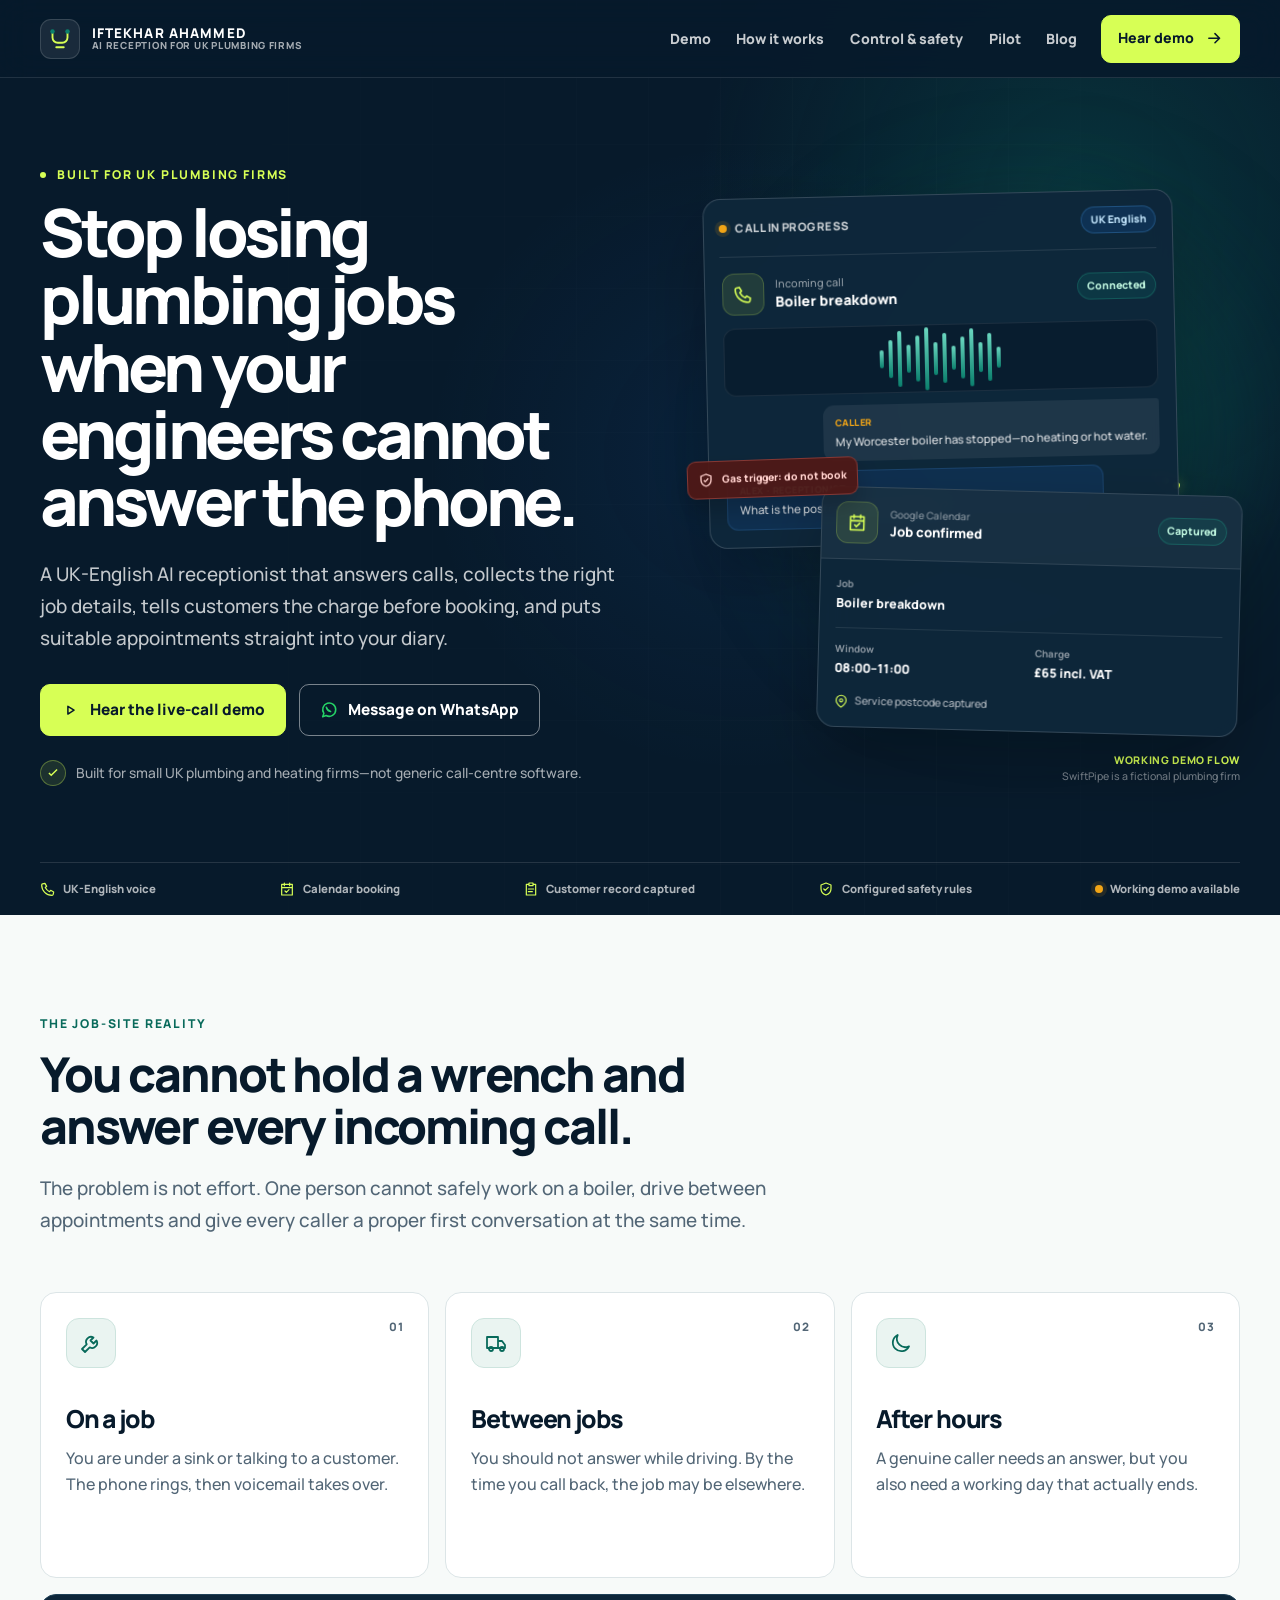
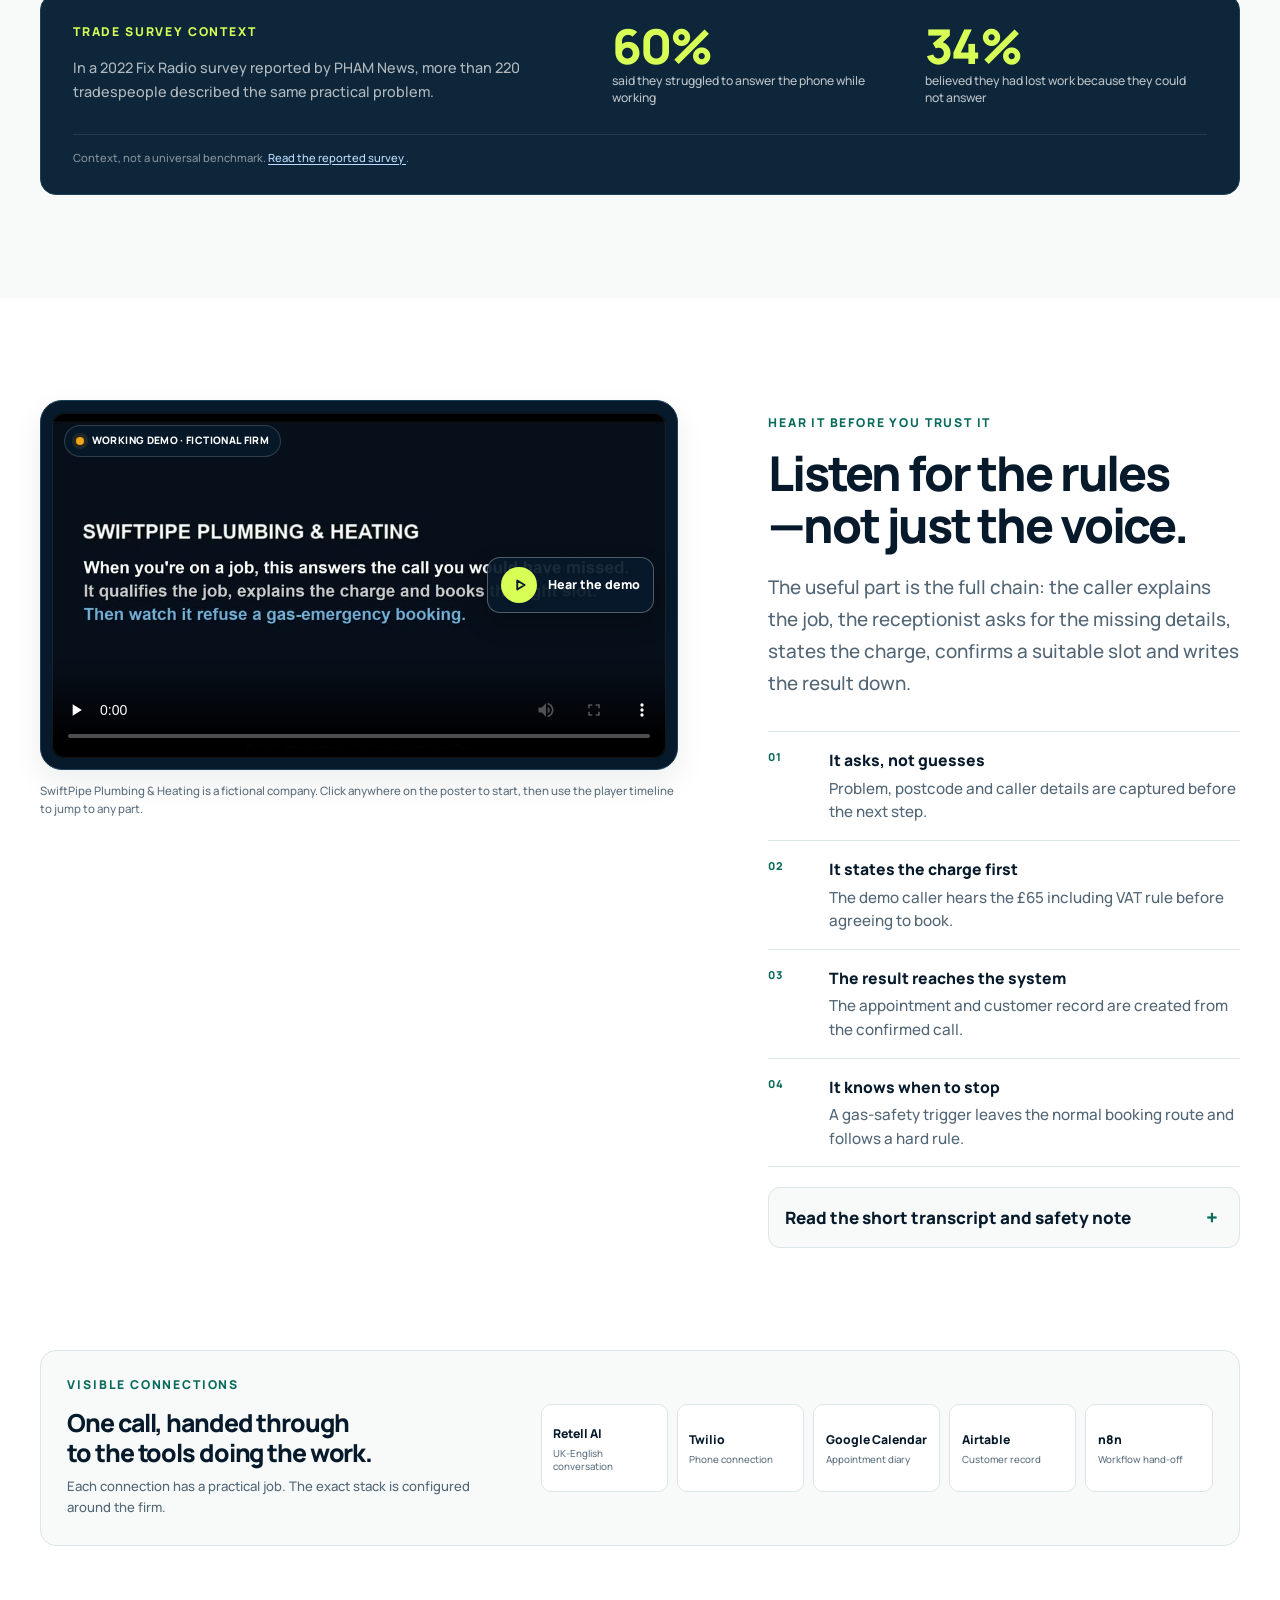
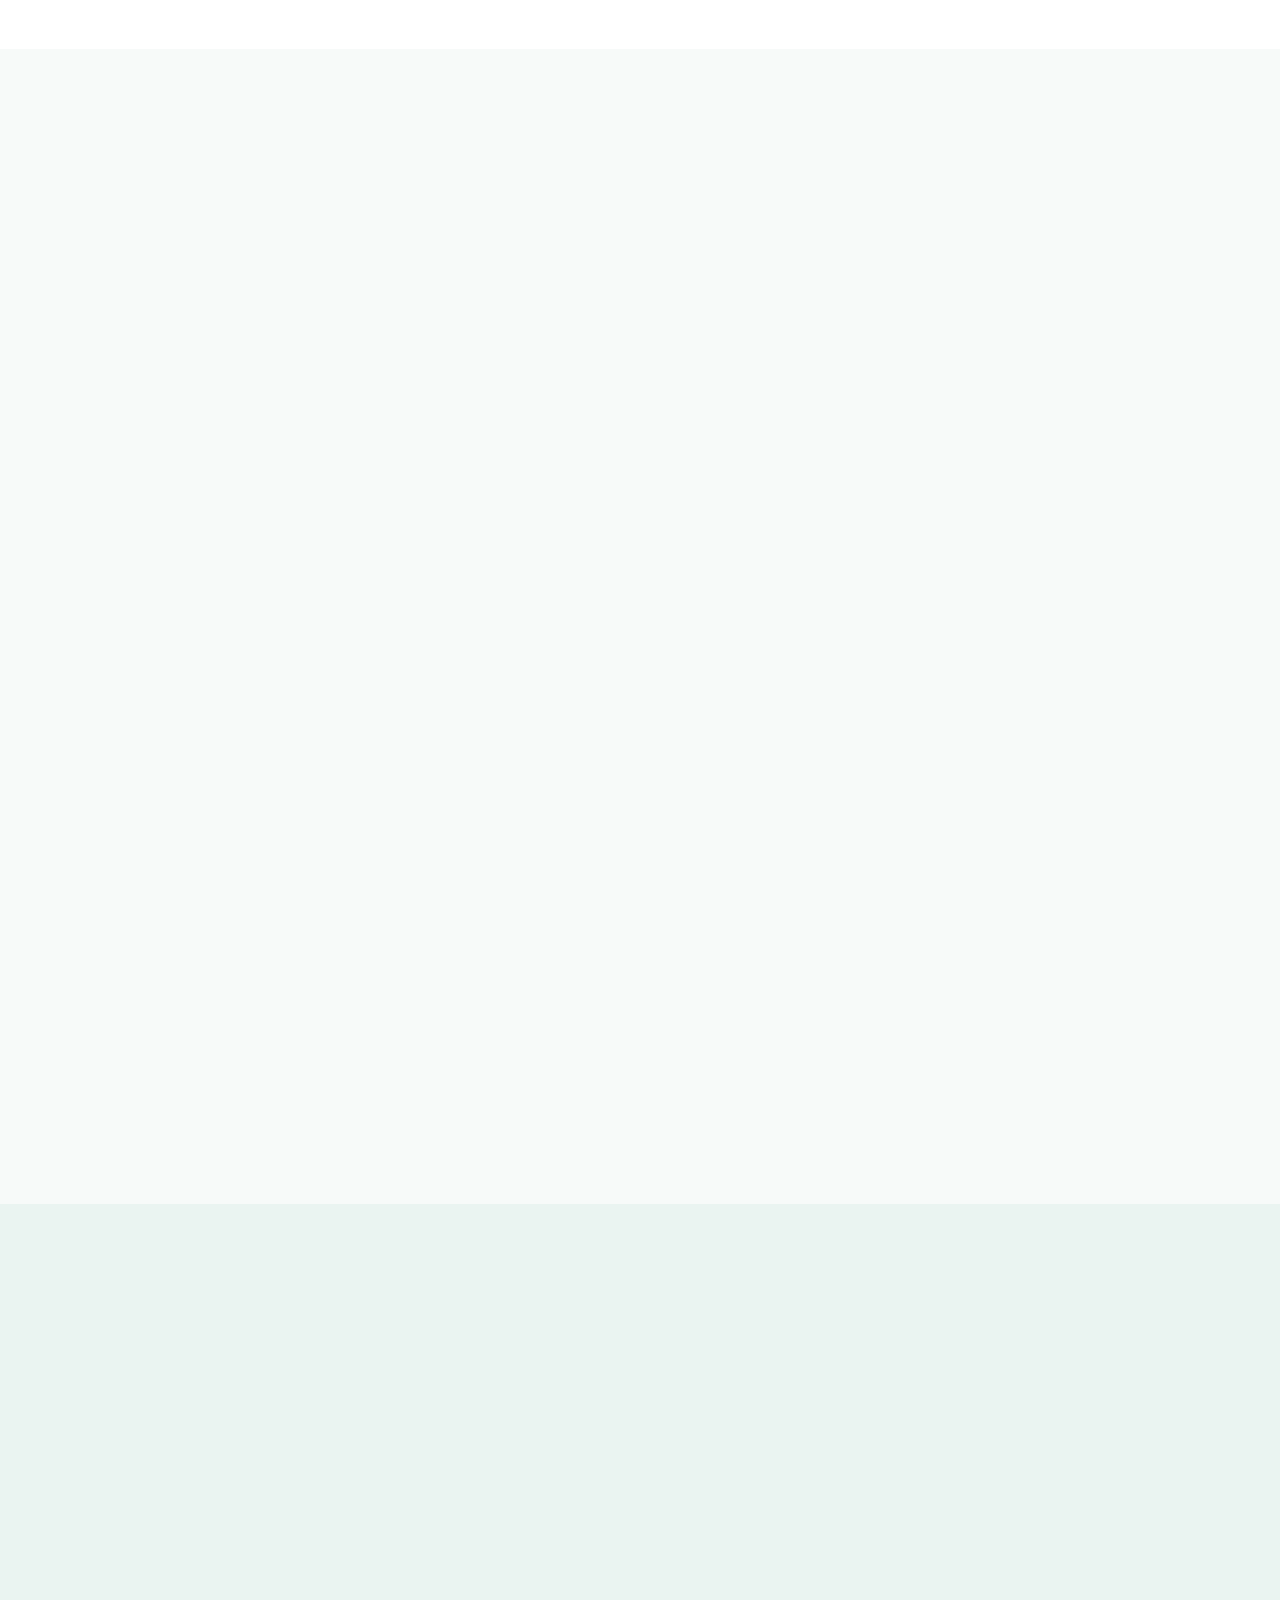
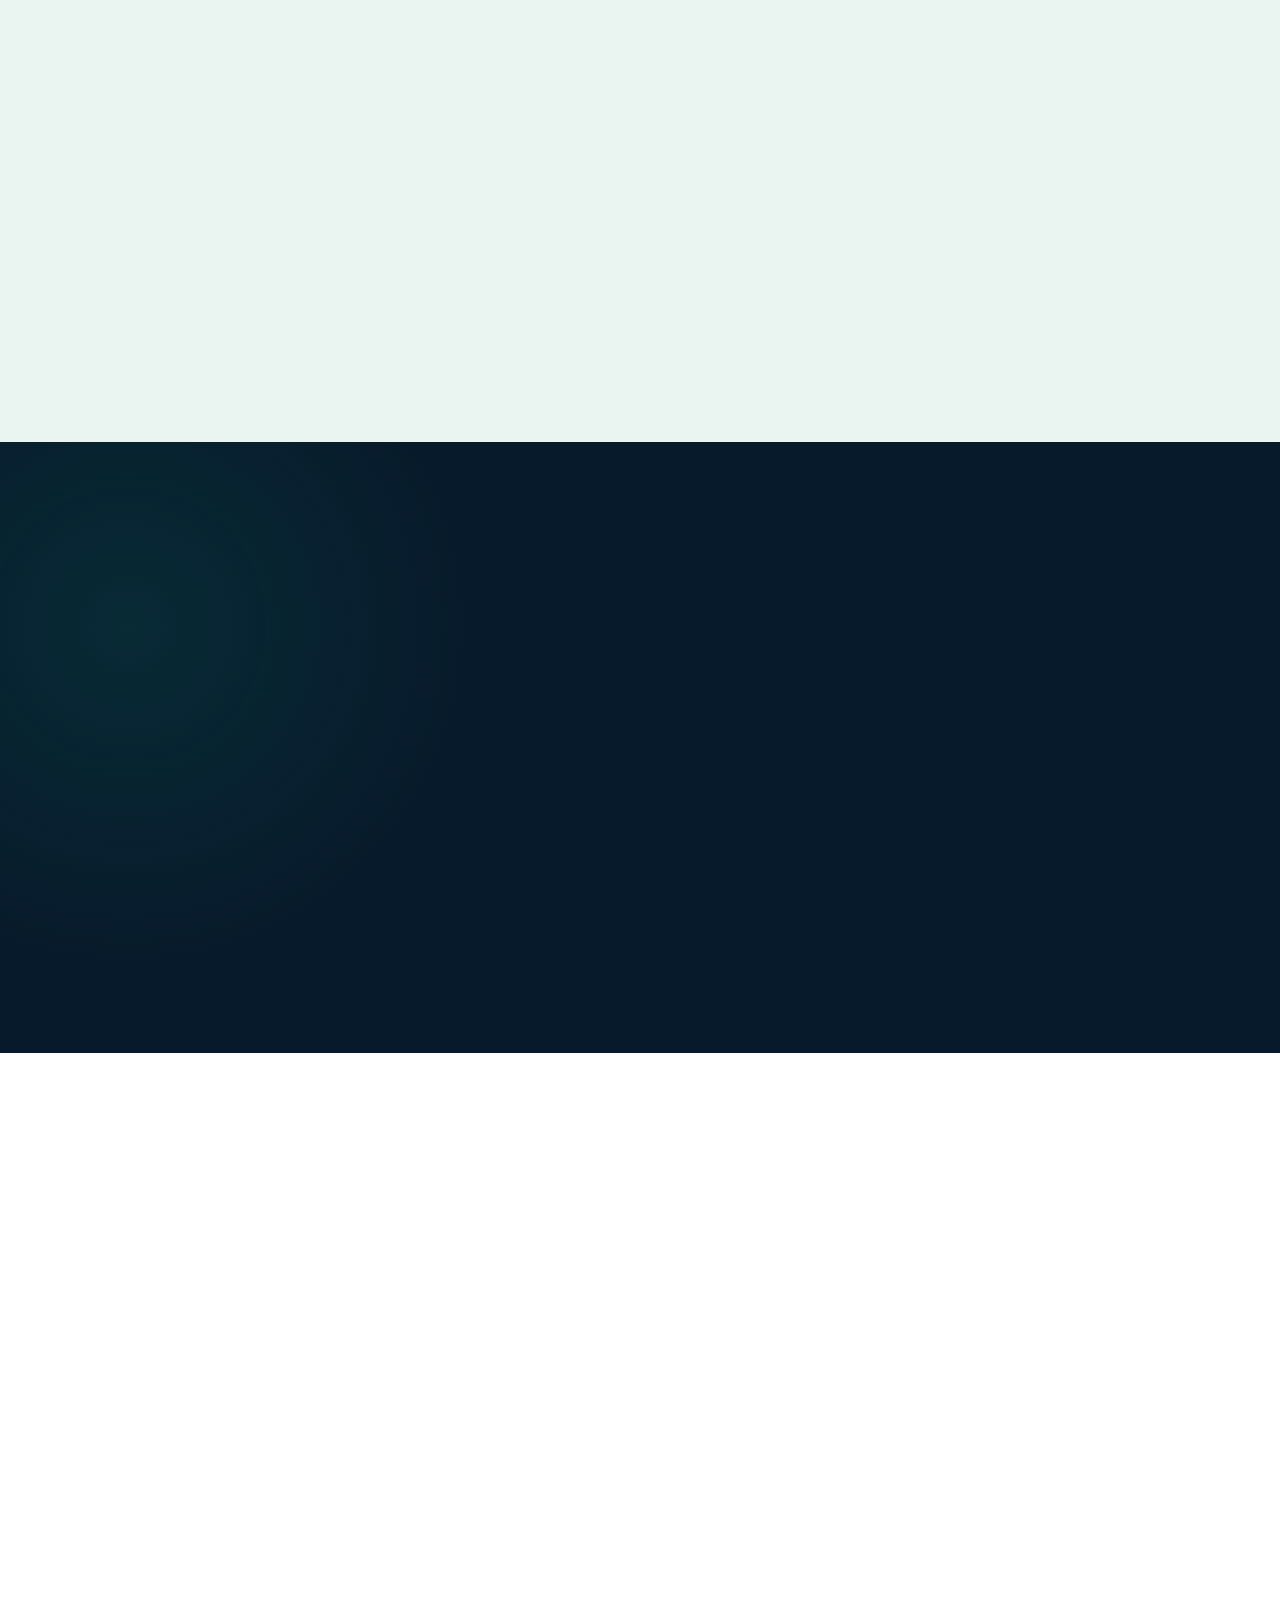
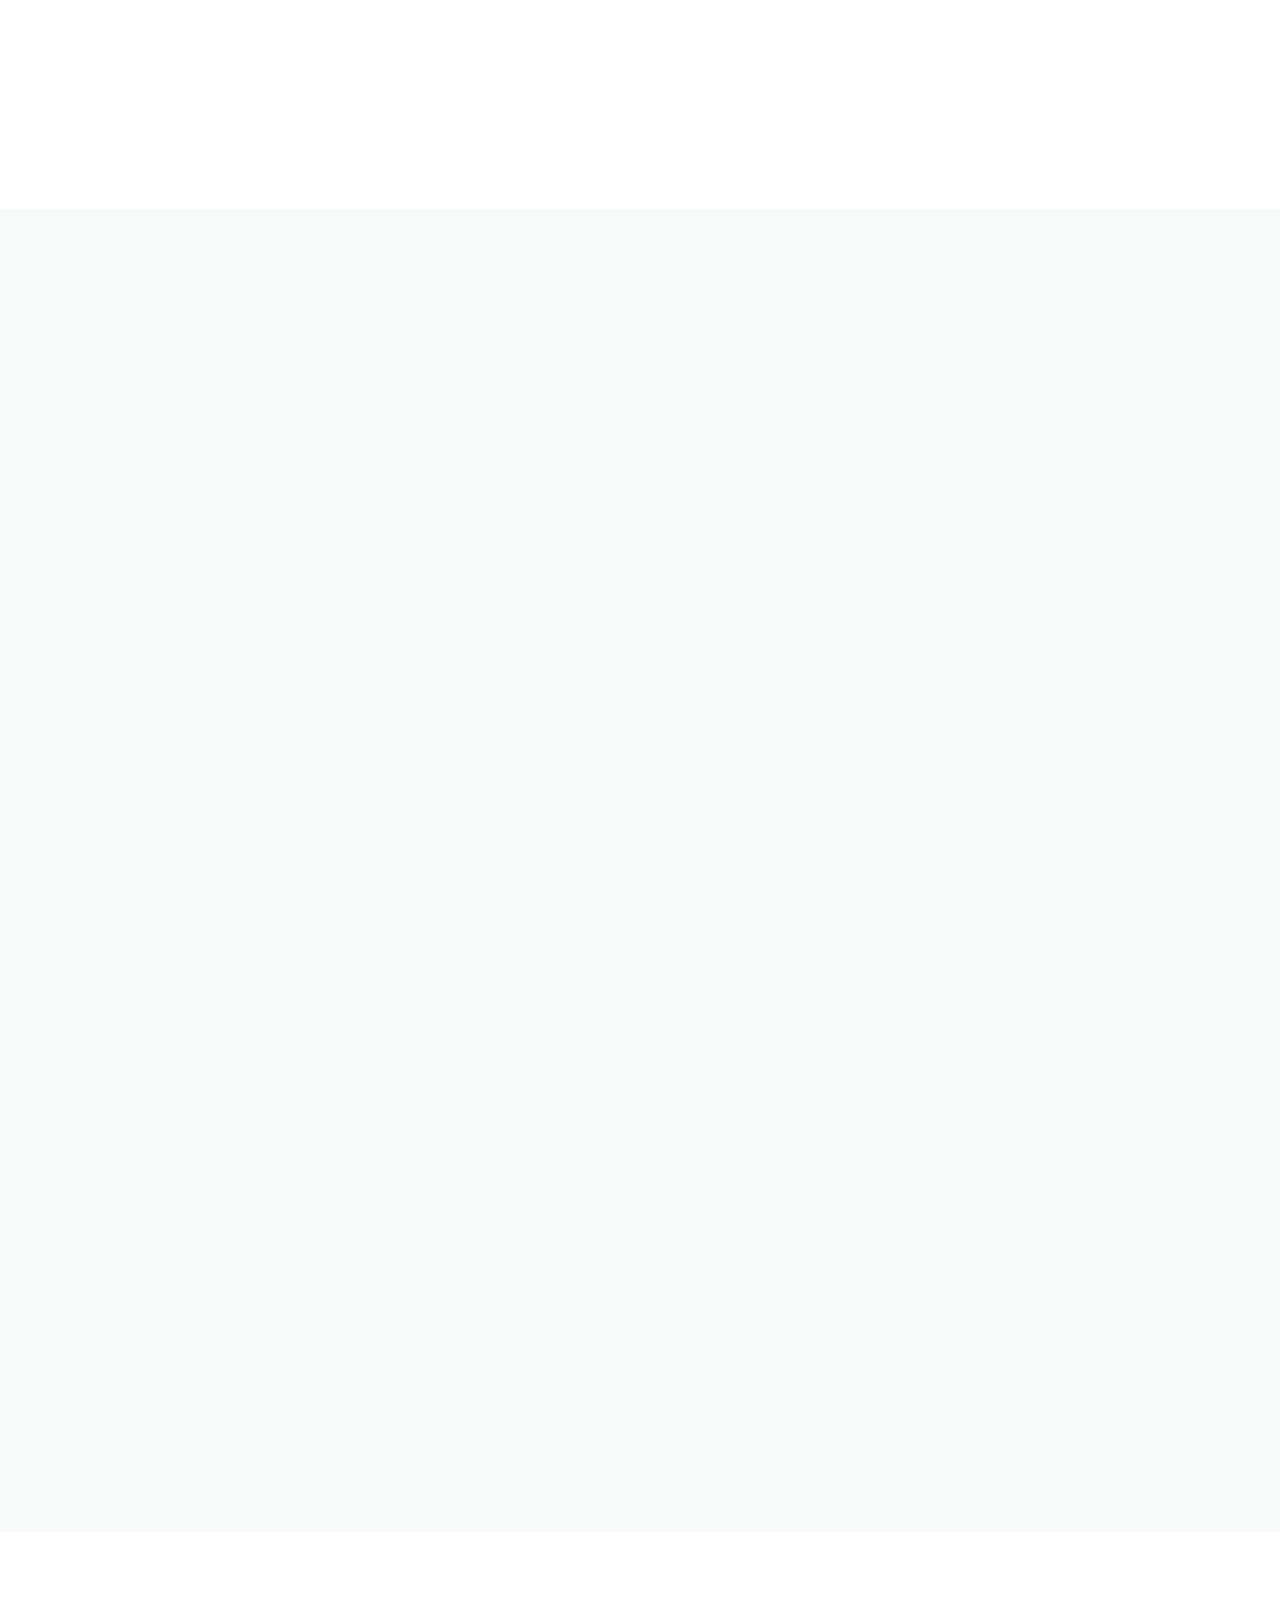
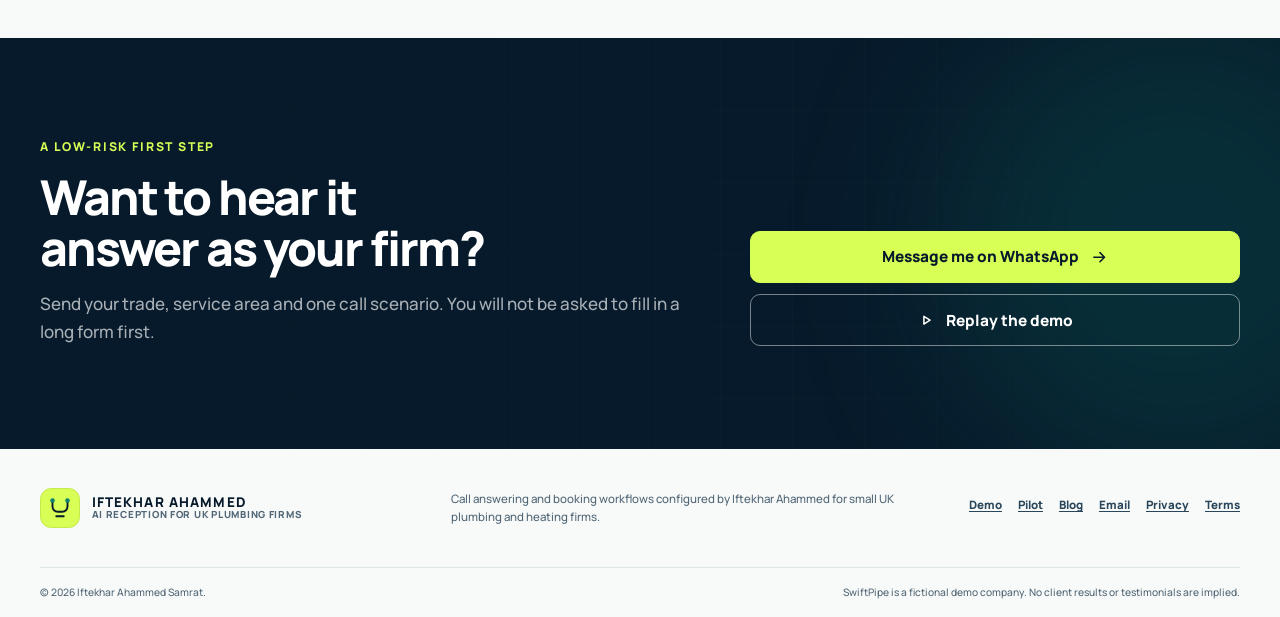
<file: index.html>
<!doctype html>
<html lang="en-GB" class="no-js">
  <head>
    <meta charset="utf-8" />
    <meta name="viewport" content="width=device-width, initial-scale=1" />
    <title>AI Receptionist for UK Plumbing Firms | Iftekhar Ahammed</title>
    <meta
      name="description"
      content="A UK-English AI receptionist for small plumbing and heating firms: answers calls, captures job details, explains charges and books suitable work to your rules."
    />
    <meta name="theme-color" content="#071A2B" />
    <meta name="color-scheme" content="light" />
    <meta name="author" content="Iftekhar Ahammed Samrat" />
    <meta name="publisher" content="Iftekhar Ahammed Samrat" />
    <meta name="robots" content="index, follow, max-snippet:-1, max-image-preview:large, max-video-preview:-1" />
    <link rel="canonical" href="https://www.iftekharahammedsamrat.com/" />
    <meta property="og:type" content="website" />
    <meta property="og:locale" content="en_GB" />
    <meta property="og:site_name" content="Iftekhar Ahammed" />
    <meta property="og:url" content="https://www.iftekharahammedsamrat.com/" />
    <meta property="og:title" content="AI reception built around the way your plumbing firm works" />
    <meta
      property="og:description"
      content="Hear a working call, see the diary result and understand the safety boundaries before you commit."
    />
    <meta property="og:image" content="https://www.iftekharahammedsamrat.com/assets/swiftpipe-short-final-poster.jpg" />

    <link rel="icon" href="favicon.svg" type="image/svg+xml" />
    <link rel="preload" href="styles.css" as="style" />
    <link rel="preload" href="assets/fonts/manrope-800.ttf" as="font" type="font/ttf" crossorigin />
    <link rel="stylesheet" href="styles.css" />
    <script src="site-config.js" defer></script>
    <script src="script.js" defer></script>

    <script type="application/ld+json">
      {
        "@context": "https://schema.org",
        "@graph": [
          {
            "@type": "Person",
            "@id": "https://www.iftekharahammedsamrat.com/#iftekhar",
            "name": "Iftekhar Ahammed Samrat",
            "alternateName": "Iftekhar Ahammed",
            "url": "https://www.iftekharahammedsamrat.com/",
            "image": "https://www.iftekharahammedsamrat.com/assets/iftekhar-founder.jpg",
            "jobTitle": "Founder",
            "email": "iftekhar@iftekharahammedsamrat.com",
            "sameAs": ["https://github.com/iftekharahammedsamrat"],
            "knowsAbout": [
              "AI voice receptionists",
              "Call answering and job qualification",
              "Appointment booking",
              "UK plumbing and heating firms"
            ]
          },
          {
            "@type": "WebSite",
            "@id": "https://www.iftekharahammedsamrat.com/#website",
            "name": "Iftekhar Ahammed — AI Reception for UK Plumbing Firms",
            "url": "https://www.iftekharahammedsamrat.com/",
            "inLanguage": "en-GB",
            "publisher": { "@id": "https://www.iftekharahammedsamrat.com/#iftekhar" }
          },
          {
            "@type": "Service",
            "@id": "https://www.iftekharahammedsamrat.com/#service",
            "name": "AI Voice Receptionist for UK Plumbing and Heating Firms",
            "description": "A managed AI call-answering, job-qualification and diary-booking service configured for small UK plumbing and heating firms.",
            "url": "https://www.iftekharahammedsamrat.com/",
            "serviceType": "AI voice receptionist configuration and support",
            "areaServed": {
              "@type": "Country",
              "name": "United Kingdom"
            },
            "audience": {
              "@type": "BusinessAudience",
              "name": "Small UK plumbing and heating firms"
            },
            "provider": { "@id": "https://www.iftekharahammedsamrat.com/#iftekhar" }
          },
          {
            "@type": "FAQPage",
            "@id": "https://www.iftekharahammedsamrat.com/#faq",
            "url": "https://www.iftekharahammedsamrat.com/",
            "isPartOf": { "@id": "https://www.iftekharahammedsamrat.com/#website" },
            "about": { "@id": "https://www.iftekharahammedsamrat.com/#service" },
            "mainEntity": [
              {
                "@type": "Question",
                "name": "“My customers want to speak to me.”",
                "acceptedAnswer": {
                  "@type": "Answer",
                  "text": "The receptionist handles the first conversation and sends you the right details. You decide how your firm follows up and which calls should still reach a person."
                }
              },
              {
                "@type": "Question",
                "name": "“What if it sounds robotic?”",
                "acceptedAnswer": {
                  "@type": "Answer",
                  "text": "Do not take a copywriter’s word for it. Hear the UK-English demo, then test the configured version with the phrases and scenarios your customers actually use."
                }
              },
              {
                "@type": "Question",
                "name": "“What if it books the wrong thing?”",
                "acceptedAnswer": {
                  "@type": "Answer",
                  "text": "Services, prices, postcode areas, availability and booking windows are explicit rules. The system is not instructed to turn every call into an appointment."
                }
              },
              {
                "@type": "Question",
                "name": "“What happens on a gas-emergency call?”",
                "acceptedAnswer": {
                  "@type": "Answer",
                  "text": "A configured safety trigger stops the normal booking route and follows the agreed emergency flow. The demo proves the boundary; it does not replace official emergency guidance."
                }
              },
              {
                "@type": "Question",
                "name": "“I am already busy enough.”",
                "acceptedAnswer": {
                  "@type": "Answer",
                  "text": "The goal is not to fill the diary indiscriminately. It is to protect suitable calls, qualify them properly and reduce the repetitive administration around work you already receive."
                }
              },
              {
                "@type": "Question",
                "name": "“I already use WhatsApp.”",
                "acceptedAnswer": {
                  "@type": "Answer",
                  "text": "Keep WhatsApp for photos, updates and follow-up. The receptionist covers the incoming calls you cannot answer and sends the useful details into the agreed workflow."
                }
              },
              {
                "@type": "Question",
                "name": "“I do not want another system to manage.”",
                "acceptedAnswer": {
                  "@type": "Answer",
                  "text": "The service is configured with you, connected to the agreed diary and tested before launch. The management process and support boundaries are written into the pilot."
                }
              },
              {
                "@type": "Question",
                "name": "“Why should I trust a new provider?”",
                "acceptedAnswer": {
                  "@type": "Answer",
                  "text": "Start with evidence, not a promise: a real founder, a working fictional-company demo, visible process, documented limits and no invented testimonials or client results."
                }
              },
              {
                "@type": "Question",
                "name": "“How do I judge whether it costs too much?”",
                "acceptedAnswer": {
                  "@type": "Answer",
                  "text": "Compare the transparent monthly cost with your own gross profit from one suitable job and the phone administration it removes. That is a value check—not a guaranteed return."
                }
              },
              {
                "@type": "Question",
                "name": "“Why is there no cheap headline price?”",
                "acceptedAnswer": {
                  "@type": "Answer",
                  "text": "A fair price depends on call volume, included usage, setup and support. Those numbers should be explicit—not hidden behind a low entry price that does not cover the workflow shown here."
                }
              }
            ]
          }
        ]
      }
    </script>
  </head>

  <body id="top">
    <a class="skip-link" href="#main-content">Skip to main content</a>

    <svg class="svg-sprite" aria-hidden="true" focusable="false">
      <symbol id="icon-arrow" viewBox="0 0 24 24">
        <path d="M5 12h14M13 6l6 6-6 6" />
      </symbol>
      <symbol id="icon-play" viewBox="0 0 24 24">
        <path d="m9 7 8 5-8 5V7Z" />
      </symbol>
      <symbol id="icon-phone" viewBox="0 0 24 24">
        <path d="M7.4 3.5 10 8 7.9 9.7a14.7 14.7 0 0 0 6.4 6.4L16 14l4.5 2.6-.7 3.5c-.2.8-.9 1.4-1.8 1.4C9.4 21.5 2.5 14.6 2.5 6c0-.9.6-1.6 1.4-1.8l3.5-.7Z" />
      </symbol>
      <symbol id="icon-message" viewBox="0 0 24 24">
        <path d="M20.5 11.5a8.5 8.5 0 0 1-12.6 7.4l-4.4 1.6 1.6-4.4a8.5 8.5 0 1 1 15.4-4.6Z" />
        <path d="M8.3 8.2c.6 2.6 2.9 4.9 5.5 5.5" />
      </symbol>
      <symbol id="icon-tool" viewBox="0 0 24 24">
        <path d="M14.5 6.5a5 5 0 0 0-6.8 6.8L3 18l3 3 4.7-4.7a5 5 0 0 0 6.8-6.8l-3 3-3-3 3-3Z" />
      </symbol>
      <symbol id="icon-van" viewBox="0 0 24 24">
        <path d="M3 6h11v11H3V6Zm11 4h4l3 4v3h-7v-7Z" />
        <circle cx="7" cy="18" r="2" />
        <circle cx="18" cy="18" r="2" />
      </symbol>
      <symbol id="icon-moon" viewBox="0 0 24 24">
        <path d="M20 15.3A8.5 8.5 0 0 1 8.7 4a8.5 8.5 0 1 0 11.3 11.3Z" />
      </symbol>
      <symbol id="icon-map" viewBox="0 0 24 24">
        <path d="M20 10c0 5-8 11-8 11S4 15 4 10a8 8 0 1 1 16 0Z" />
        <circle cx="12" cy="10" r="2.5" />
      </symbol>
      <symbol id="icon-calendar" viewBox="0 0 24 24">
        <path d="M4 5h16v16H4V5Zm0 5h16M8 3v4m8-4v4" />
        <path d="m9 15 2 2 4-4" />
      </symbol>
      <symbol id="icon-clipboard" viewBox="0 0 24 24">
        <path d="M8 5H5v16h14V5h-3M9 3h6v4H9V3Z" />
        <path d="M8 12h8m-8 4h6" />
      </symbol>
      <symbol id="icon-shield" viewBox="0 0 24 24">
        <path d="M12 3 4.5 6v5.5c0 4.6 3 7.8 7.5 9.5 4.5-1.7 7.5-4.9 7.5-9.5V6L12 3Z" />
        <path d="m8.7 12 2.1 2.1 4.6-4.6" />
      </symbol>
      <symbol id="icon-settings" viewBox="0 0 24 24">
        <circle cx="12" cy="12" r="3" />
        <path d="M19 13.5v-3l-2-.7a6 6 0 0 0-.6-1.4l.9-1.9-2.1-2.1-1.9.9a6 6 0 0 0-1.4-.6l-.7-2h-3l-.7 2a6 6 0 0 0-1.4.6l-1.9-.9-2.1 2.1.9 1.9a6 6 0 0 0-.6 1.4l-2 .7v3l2 .7a6 6 0 0 0 .6 1.4l-.9 1.9 2.1 2.1 1.9-.9a6 6 0 0 0 1.4.6l.7 2h3l.7-2a6 6 0 0 0 1.4-.6l1.9.9 2.1-2.1-.9-1.9a6 6 0 0 0 .6-1.4l2-.7Z" />
      </symbol>
      <symbol id="icon-check" viewBox="0 0 24 24">
        <path d="m5 12 4 4L19 6" />
      </symbol>
      <symbol id="icon-menu" viewBox="0 0 24 24">
        <path d="M4 7h16M4 12h16M4 17h16" />
      </symbol>
      <symbol id="icon-close" viewBox="0 0 24 24">
        <path d="m6 6 12 12M18 6 6 18" />
      </symbol>
    </svg>

    <header class="site-header" data-site-header>
      <div class="container header-inner">
        <a class="brand" href="#top">
          <span class="brand-mark" aria-hidden="true">
            <svg viewBox="0 0 40 40">
              <path d="M10 11v7a7 7 0 0 0 7 7h6a7 7 0 0 0 7-7v-7" />
              <path d="M15 31h10" />
              <circle cx="10" cy="10" r="3" />
              <circle cx="30" cy="10" r="3" />
            </svg>
          </span>
          <span class="brand-copy">
            <strong>IFTEKHAR AHAMMED</strong>
            <span>AI RECEPTION FOR UK PLUMBING FIRMS</span>
          </span>
        </a>

        <nav class="desktop-nav" aria-label="Primary navigation">
          <a href="#demo">Demo</a>
          <a href="#how-it-works">How it works</a>
          <a href="#control">Control &amp; safety</a>
          <a href="#pilot">Pilot</a>
          <a href="blog/">Blog</a>
        </nav>

        <div class="header-actions">
          <a class="button button--small button--lime header-demo" href="#demo" data-event="header_demo">
            Hear demo
            <svg aria-hidden="true"><use href="#icon-arrow"></use></svg>
          </a>
          <button
            class="menu-toggle"
            type="button"
            aria-expanded="false"
            aria-controls="mobile-menu"
            aria-label="Open navigation"
            data-menu-toggle
          >
            <svg class="menu-icon" aria-hidden="true"><use href="#icon-menu"></use></svg>
            <svg class="close-icon" aria-hidden="true"><use href="#icon-close"></use></svg>
          </button>
        </div>
      </div>

      <nav class="mobile-menu" id="mobile-menu" aria-label="Mobile navigation" data-mobile-menu>
        <div class="container mobile-menu-inner">
          <a href="#demo">Hear the demo</a>
          <a href="#how-it-works">How it works</a>
          <a href="#control">Control &amp; safety</a>
          <a href="#pilot">Managed pilot</a>
          <a href="blog/">Blog</a>
          <a
            class="mobile-menu-whatsapp"
            href="https://wa.me/8801572939017?text=Hi%20Iftekhar%2C%20I%20run%20a%20UK%20plumbing%20business%20and%20would%20like%20to%20hear%20the%20AI%20receptionist%20demo."
            target="_blank"
            rel="noopener"
            data-whatsapp
            data-event="mobile_menu_whatsapp"
          >
            Message on WhatsApp
            <svg aria-hidden="true"><use href="#icon-message"></use></svg>
          </a>
        </div>
      </nav>
    </header>

    <main id="main-content">
      <section class="hero" aria-labelledby="hero-heading" data-hero>
        <div class="hero-grid-pattern" aria-hidden="true"></div>
        <div class="container hero-grid">
          <div class="hero-copy" data-reveal>
            <p class="eyebrow eyebrow--dark"><span></span> Built for UK plumbing firms</p>
            <h1 id="hero-heading">
              Stop losing plumbing jobs when your engineers cannot answer the phone.
            </h1>
            <p class="hero-lede">
              A UK-English AI receptionist that answers calls, collects the right job details,
              tells customers the charge before booking, and puts suitable appointments straight
              into your diary.
            </p>

            <div class="hero-actions">
              <a class="button button--lime" href="#demo" data-event="hero_demo">
                <svg aria-hidden="true"><use href="#icon-play"></use></svg>
                Hear the live-call demo
              </a>
              <a
                class="button button--outline-light button--whatsapp-outline"
                href="https://wa.me/8801572939017?text=Hi%20Iftekhar%2C%20I%20run%20a%20UK%20plumbing%20business%20and%20would%20like%20to%20hear%20the%20AI%20receptionist%20demo."
                target="_blank"
                rel="noopener"
                data-whatsapp
                data-event="hero_whatsapp"
              >
                <svg aria-hidden="true"><use href="#icon-message"></use></svg>
                Message on WhatsApp
              </a>
            </div>

            <div class="hero-proof-line">
              <span class="proof-tick" aria-hidden="true">
                <svg><use href="#icon-check"></use></svg>
              </span>
              <p>Built for small UK plumbing and heating firms—not generic call-centre software.</p>
            </div>
          </div>

          <div class="hero-product" data-reveal data-reveal-delay="1">
            <div class="proof-stage" aria-label="Working call flow showing a caller, AI response and confirmed diary booking">
              <div class="stage-glow" aria-hidden="true"></div>

              <article class="call-card">
                <header class="card-toolbar">
                  <div>
                    <span class="live-dot" aria-hidden="true"></span>
                    <span class="toolbar-label">Call in progress</span>
                  </div>
                  <span class="uk-chip">UK English</span>
                </header>

                <div class="caller-row">
                  <span class="caller-avatar" aria-hidden="true">
                    <svg><use href="#icon-phone"></use></svg>
                  </span>
                  <div>
                    <span class="caller-label">Incoming call</span>
                    <strong>Boiler breakdown</strong>
                  </div>
                  <span class="connected-chip">Connected</span>
                </div>

                <div class="waveform" aria-hidden="true">
                  <span style="--bar: 28%; --delay: 0s"></span>
                  <span style="--bar: 58%; --delay: -0.2s"></span>
                  <span style="--bar: 84%; --delay: -0.45s"></span>
                  <span style="--bar: 42%; --delay: -0.1s"></span>
                  <span style="--bar: 70%; --delay: -0.35s"></span>
                  <span style="--bar: 96%; --delay: -0.55s"></span>
                  <span style="--bar: 50%; --delay: -0.22s"></span>
                  <span style="--bar: 76%; --delay: -0.42s"></span>
                  <span style="--bar: 36%; --delay: -0.12s"></span>
                  <span style="--bar: 64%; --delay: -0.3s"></span>
                  <span style="--bar: 88%; --delay: -0.5s"></span>
                  <span style="--bar: 46%; --delay: -0.18s"></span>
                  <span style="--bar: 72%; --delay: -0.38s"></span>
                  <span style="--bar: 32%; --delay: -0.08s"></span>
                </div>

                <div class="mini-transcript">
                  <p class="speech speech--caller">
                    <span>Caller</span>
                    My Worcester boiler has stopped—no heating or hot water.
                  </p>
                  <p class="speech speech--agent">
                    <span>Alex · receptionist</span>
                    What is the postcode for the property?
                  </p>
                </div>
              </article>

              <div class="flow-connector" aria-hidden="true">
                <span></span><span></span><span></span>
              </div>

              <article class="booking-card">
                <div class="booking-head">
                  <span class="calendar-icon" aria-hidden="true">
                    <svg><use href="#icon-calendar"></use></svg>
                  </span>
                  <div>
                    <span>Google Calendar</span>
                    <strong>Job confirmed</strong>
                  </div>
                  <span class="captured-chip">Captured</span>
                </div>
                <div class="booking-body">
                  <div>
                    <span>Job</span>
                    <strong>Boiler breakdown</strong>
                  </div>
                  <div class="booking-split">
                    <p><span>Window</span><strong>08:00–11:00</strong></p>
                    <p><span>Charge</span><strong>£65 incl. VAT</strong></p>
                  </div>
                  <div class="booking-location">
                    <svg aria-hidden="true"><use href="#icon-map"></use></svg>
                    Service postcode captured
                  </div>
                </div>
              </article>

              <div class="safety-chip">
                <svg aria-hidden="true"><use href="#icon-shield"></use></svg>
                Gas trigger: do not book
              </div>

              <p class="stage-caption">
                <span>Working demo flow</span>
                SwiftPipe is a fictional plumbing firm
              </p>
            </div>
          </div>
        </div>

        <div class="container hero-trust" aria-label="Product capabilities">
          <ul>
            <li><svg aria-hidden="true"><use href="#icon-phone"></use></svg> UK-English voice</li>
            <li><svg aria-hidden="true"><use href="#icon-calendar"></use></svg> Calendar booking</li>
            <li><svg aria-hidden="true"><use href="#icon-clipboard"></use></svg> Customer record captured</li>
            <li><svg aria-hidden="true"><use href="#icon-shield"></use></svg> Configured safety rules</li>
            <li><span class="trust-live" aria-hidden="true"></span> Working demo available</li>
          </ul>
        </div>
      </section>

      <section class="section problem-section" id="problem" aria-labelledby="problem-heading">
        <div class="container">
          <div class="section-heading section-heading--wide" data-reveal>
            <p class="eyebrow">The job-site reality</p>
            <h2 id="problem-heading">You cannot hold a wrench and answer every incoming call.</h2>
            <p>
              The problem is not effort. One person cannot safely work on a boiler, drive between
              appointments and give every caller a proper first conversation at the same time.
            </p>
          </div>

          <div class="problem-grid">
            <article class="scenario-card" data-reveal>
              <span class="icon-box" aria-hidden="true"><svg><use href="#icon-tool"></use></svg></span>
              <span class="scenario-number">01</span>
              <h3>On a job</h3>
              <p>You are under a sink or talking to a customer. The phone rings, then voicemail takes over.</p>
            </article>
            <article class="scenario-card" data-reveal data-reveal-delay="1">
              <span class="icon-box" aria-hidden="true"><svg><use href="#icon-van"></use></svg></span>
              <span class="scenario-number">02</span>
              <h3>Between jobs</h3>
              <p>You should not answer while driving. By the time you call back, the job may be elsewhere.</p>
            </article>
            <article class="scenario-card" data-reveal data-reveal-delay="2">
              <span class="icon-box" aria-hidden="true"><svg><use href="#icon-moon"></use></svg></span>
              <span class="scenario-number">03</span>
              <h3>After hours</h3>
              <p>A genuine caller needs an answer, but you also need a working day that actually ends.</p>
            </article>
          </div>

          <aside class="evidence-panel" aria-label="Trade survey context" data-reveal>
            <div class="evidence-intro">
              <p class="eyebrow eyebrow--dark">Trade survey context</p>
              <p>
                In a 2022 Fix Radio survey reported by PHAM News, more than 220 tradespeople described
                the same practical problem.
              </p>
            </div>
            <div class="evidence-stat">
              <strong>60%</strong>
              <span>said they struggled to answer the phone while working</span>
            </div>
            <div class="evidence-stat">
              <strong>34%</strong>
              <span>believed they had lost work because they could not answer</span>
            </div>
            <p class="evidence-note">
              Context, not a universal benchmark.
              <a href="https://phamnews.co.uk/missed-calls-causing-lost-business-opportunities/" target="_blank" rel="noopener">
                Read the reported survey<span class="visually-hidden"> (opens in a new tab)</span>
              </a>.
            </p>
          </aside>
        </div>
      </section>

      <section class="section demo-section" id="demo" aria-labelledby="demo-heading">
        <div class="container demo-layout">
          <figure class="video-column" data-reveal>
            <div class="video-shell">
              <div class="video-label">
                <span class="live-dot" aria-hidden="true"></span>
                Working demo · fictional firm
              </div>
              <video
                id="demo-video"
                controls
                playsinline
                preload="none"
                poster="assets/swiftpipe-short-final-poster.jpg"
                loading="lazy"
                aria-describedby="demo-video-description"
              >
                <source src="assets/swiftpipe-short-final.mp4" type="video/mp4" />
                Your browser does not support embedded video. The key moments are described beside the video.
              </video>
              <button class="video-play" type="button" data-play-demo data-event="demo_play">
                <span class="video-play-action">
                  <span class="video-play-icon" aria-hidden="true"><svg><use href="#icon-play"></use></svg></span>
                  <strong>Hear the demo</strong>
                </span>
              </button>
            </div>
            <figcaption>
              SwiftPipe Plumbing &amp; Heating is a fictional company. Click anywhere on the poster to start, then use the player timeline to jump to any part.
            </figcaption>
          </figure>

          <div class="demo-copy" data-reveal data-reveal-delay="1">
            <p class="eyebrow">Hear it before you trust it</p>
            <h2 id="demo-heading">Listen for the rules—not just the voice.</h2>
            <p class="section-lede" id="demo-video-description">
              The useful part is the full chain: the caller explains the job, the receptionist asks for
              the missing details, states the charge, confirms a suitable slot and writes the result down.
            </p>

            <ol class="demo-moments">
              <li>
                <span>01</span>
                <div><strong>It asks, not guesses</strong><p>Problem, postcode and caller details are captured before the next step.</p></div>
              </li>
              <li>
                <span>02</span>
                <div><strong>It states the charge first</strong><p>The demo caller hears the £65 including VAT rule before agreeing to book.</p></div>
              </li>
              <li>
                <span>03</span>
                <div><strong>The result reaches the system</strong><p>The appointment and customer record are created from the confirmed call.</p></div>
              </li>
              <li>
                <span>04</span>
                <div><strong>It knows when to stop</strong><p>A gas-safety trigger leaves the normal booking route and follows a hard rule.</p></div>
              </li>
            </ol>

            <details class="demo-summary">
              <summary>Read the short transcript and safety note</summary>
              <div>
                <p><strong>Suitable job:</strong> “My Worcester boiler has stopped—no heating or hot water.” The receptionist asks for the service postcode, explains the £65 call-out charge including VAT and only books after the caller agrees.</p>
                <p><strong>Safety route:</strong> “I think I can smell gas in my kitchen.” The configured demo stops normal booking and directs the caller to the emergency route instead.</p>
                <p class="safety-note"><strong>Important:</strong> This demonstrates a configured call rule. It is not a replacement for professional or official emergency guidance.</p>
              </div>
            </details>
          </div>
        </div>

        <div class="container integration-panel" data-reveal>
          <div class="integration-intro">
            <p class="eyebrow">Visible connections</p>
            <h3>One call, handed through to the tools doing the work.</h3>
            <p>Each connection has a practical job. The exact stack is configured around the firm.</p>
          </div>
          <ul class="integration-list" aria-label="Demo workflow technology">
            <li><strong>Retell AI</strong><span>UK-English conversation</span></li>
            <li><strong>Twilio</strong><span>Phone connection</span></li>
            <li><strong>Google Calendar</strong><span>Appointment diary</span></li>
            <li><strong>Airtable</strong><span>Customer record</span></li>
            <li><strong>n8n</strong><span>Workflow hand-off</span></li>
          </ul>
        </div>
      </section>

      <section class="section capabilities-section" id="how-it-works" aria-labelledby="capabilities-heading">
        <div class="container">
          <div class="section-heading" data-reveal>
            <p class="eyebrow">What it actually does</p>
            <h2 id="capabilities-heading">A practical first conversation, handled to your rules.</h2>
            <p>No “AI transformation” speech. Just the parts of an incoming plumbing call that need to happen reliably.</p>
          </div>

          <div class="feature-grid">
            <article class="feature-card" data-reveal>
              <span class="feature-icon" aria-hidden="true"><svg><use href="#icon-phone"></use></svg></span>
              <span class="feature-step">01</span>
              <h3>Answers the call</h3>
              <p>A UK-English greeting covers the call when the engineer cannot safely pick up.</p>
            </article>
            <article class="feature-card" data-reveal data-reveal-delay="1">
              <span class="feature-icon" aria-hidden="true"><svg><use href="#icon-clipboard"></use></svg></span>
              <span class="feature-step">02</span>
              <h3>Captures the job</h3>
              <p>Service, postcode, problem details and caller information are gathered in one flow.</p>
            </article>
            <article class="feature-card" data-reveal data-reveal-delay="2">
              <span class="feature-icon" aria-hidden="true"><svg><use href="#icon-calendar"></use></svg></span>
              <span class="feature-step">03</span>
              <h3>Books the right slot</h3>
              <p>Availability, price, service area and booking windows are checked before confirmation.</p>
            </article>
            <article class="feature-card" data-reveal data-reveal-delay="3">
              <span class="feature-icon feature-icon--safety" aria-hidden="true"><svg><use href="#icon-shield"></use></svg></span>
              <span class="feature-step">04</span>
              <h3>Knows when not to book</h3>
              <p>Safety triggers and unsuitable work follow a defined route instead of forcing a sale.</p>
            </article>
          </div>

          <div class="workflow-panel" data-reveal>
            <div class="workflow-head">
              <p class="eyebrow">The normal route</p>
              <h3>From ring to diary—without skipping the decision points.</h3>
            </div>
            <ol class="workflow-steps">
              <li><span>1</span><strong>Call comes in</strong><small>Your greeting answers</small></li>
              <li><span>2</span><strong>Job is qualified</strong><small>Details and area checked</small></li>
              <li><span>3</span><strong>Customer agrees</strong><small>Charge stated first</small></li>
              <li><span>4</span><strong>Job reaches diary</strong><small>Record captured</small></li>
            </ol>
            <div class="workflow-branch">
              <span class="branch-line" aria-hidden="true"></span>
              <div class="branch-card">
                <span class="branch-icon" aria-hidden="true">!</span>
                <p><strong>Safety or rule trigger</strong><span>Leave the normal route</span></p>
                <b>Do not book</b>
              </div>
            </div>
          </div>
        </div>
      </section>

      <section class="section safety-section" id="control" aria-labelledby="safety-heading">
        <div class="container safety-grid">
          <div class="safety-copy" data-reveal>
            <p class="eyebrow">Boundaries create trust</p>
            <h2 id="safety-heading">A good receptionist does not turn every call into a booking.</h2>
            <p class="section-lede">
              Plumbing and heating calls are not all equal. The system needs firm limits for safety,
              suitability, pricing and capacity—and a clear route when it does not know.
            </p>

            <ul class="boundary-list">
              <li><svg aria-hidden="true"><use href="#icon-check"></use></svg><span><strong>Only configured services</strong> can enter the booking flow.</span></li>
              <li><svg aria-hidden="true"><use href="#icon-check"></use></svg><span><strong>Charges are disclosed</strong> before the appointment is accepted.</span></li>
              <li><svg aria-hidden="true"><use href="#icon-check"></use></svg><span><strong>Safety triggers interrupt</strong> the ordinary sales and booking route.</span></li>
              <li><svg aria-hidden="true"><use href="#icon-check"></use></svg><span><strong>Unknown requests are captured</strong> or escalated—not answered with an invention.</span></li>
            </ul>

            <p class="inline-disclaimer">
              The gas example is configured demo behaviour. It does not replace official emergency guidance or a qualified professional.
            </p>
          </div>

          <article class="rules-console" data-reveal data-reveal-delay="1" aria-label="Example receptionist rules for the fictional demo firm">
            <header class="console-header">
              <div>
                <span class="console-kicker">Demo rule board</span>
                <strong>SwiftPipe · fictional firm</strong>
              </div>
              <span class="console-status"><i aria-hidden="true"></i> Rules active</span>
            </header>
            <div class="console-body">
              <div class="rule-row">
                <span class="rule-symbol rule-symbol--teal" aria-hidden="true"><svg><use href="#icon-tool"></use></svg></span>
                <p><strong>Boiler breakdown</strong><span>Area, availability and price must match</span></p>
                <b class="rule-result rule-result--book">Can book</b>
              </div>
              <div class="rule-row">
                <span class="rule-symbol rule-symbol--amber" aria-hidden="true">£</span>
                <p><strong>£65 including VAT</strong><span>Say the call-out charge before booking</span></p>
                <b class="rule-result rule-result--tell">Tell first</b>
              </div>
              <div class="rule-row">
                <span class="rule-symbol rule-symbol--danger" aria-hidden="true">!</span>
                <p><strong>Caller reports a gas smell</strong><span>Stop the normal appointment flow</span></p>
                <b class="rule-result rule-result--stop">Do not book</b>
              </div>
              <div class="rule-row">
                <span class="rule-symbol" aria-hidden="true">?</span>
                <p><strong>Request is outside the rules</strong><span>Capture the message without guessing</span></p>
                <b class="rule-result">Escalate</b>
              </div>
            </div>
            <footer class="console-footer">
              <svg aria-hidden="true"><use href="#icon-settings"></use></svg>
              Example rules are reviewed with the owner before launch.
            </footer>
          </article>
        </div>
      </section>

      <section class="section control-section" aria-labelledby="control-heading">
        <div class="container control-layout">
          <div class="control-copy" data-reveal>
            <p class="eyebrow eyebrow--dark">The owner stays in control</p>
            <h2 id="control-heading">Your number. Your rules. Your diary.</h2>
            <p>
              The receptionist is configured around how your firm actually operates. You hear it,
              challenge it with real scenarios and approve the rules before customer calls are connected.
            </p>
            <a
              class="text-link text-link--light"
              href="https://wa.me/8801572939017?text=Hi%20Iftekhar%2C%20I%20run%20a%20UK%20plumbing%20business%20and%20would%20like%20to%20hear%20the%20AI%20receptionist%20demo."
              target="_blank"
              rel="noopener"
              data-whatsapp
              data-event="control_whatsapp"
            >
              Ask about your call rules
              <svg aria-hidden="true"><use href="#icon-arrow"></use></svg>
            </a>
          </div>

          <div class="control-grid" data-reveal data-reveal-delay="1">
            <article><span>01</span><div><strong>Services</strong><p>What can be booked—and what cannot.</p></div></article>
            <article><span>02</span><div><strong>Service areas</strong><p>The postcodes and travel limits you accept.</p></div></article>
            <article><span>03</span><div><strong>Prices</strong><p>The exact charge wording callers hear.</p></div></article>
            <article><span>04</span><div><strong>Booking windows</strong><p>Slots, notice periods and engineer availability.</p></div></article>
            <article><span>05</span><div><strong>Capacity</strong><p>Protect the diary instead of filling it blindly.</p></div></article>
            <article><span>06</span><div><strong>Escalation</strong><p>What happens when a call falls outside the rules.</p></div></article>
          </div>
        </div>
      </section>

      <section class="section implementation-section" aria-labelledby="implementation-heading">
        <div class="container">
          <div class="section-heading" data-reveal>
            <p class="eyebrow">From your process to a working line</p>
            <h2 id="implementation-heading">You explain the firm. The setup work is handled with you.</h2>
            <p>The aim is not to hand you another complicated dashboard. It is to configure, test and connect a call flow you understand.</p>
          </div>

          <ol class="implementation-steps">
            <li data-reveal>
              <span>01</span>
              <div><strong>Tell me how the firm works</strong><p>Services, areas, charges, diary windows and calls you do not want.</p></div>
            </li>
            <li data-reveal data-reveal-delay="1">
              <span>02</span>
              <div><strong>I configure the call flow</strong><p>Greeting, questions, boundaries and the information your engineers need.</p></div>
            </li>
            <li data-reveal data-reveal-delay="2">
              <span>03</span>
              <div><strong>You test real scenarios</strong><p>Good jobs, difficult callers, edge cases and safety triggers.</p></div>
            </li>
            <li data-reveal data-reveal-delay="3">
              <span>04</span>
              <div><strong>We connect the diary</strong><p>Confirmed work and customer details go where your team can use them.</p></div>
            </li>
            <li data-reveal data-reveal-delay="4">
              <span>05</span>
              <div><strong>Launch, review, refine</strong><p>Real calls reveal what needs tightening; rules are adjusted deliberately.</p></div>
            </li>
          </ol>
        </div>
      </section>

      <section class="section pilot-section" id="pilot" aria-labelledby="pilot-heading">
        <div class="container">
          <div class="section-heading section-heading--wide" data-reveal>
            <p class="eyebrow">Straightforward commercial structure</p>
            <h2 id="pilot-heading">One managed pilot. No mystery three-tier table.</h2>
            <p>
              Call volume and workflow complexity change the real cost. Rather than publish a cheap headline
              and reveal limits later, the allowance, setup and extra-usage rate are agreed before launch.
            </p>
          </div>

          <div class="pilot-grid">
            <article class="pilot-card" data-reveal>
              <div class="pilot-card-head">
                <div>
                  <span class="pilot-label">For small UK plumbing firms</span>
                  <h3>Managed pilot</h3>
                </div>
                <span class="pilot-chip">One plan</span>
              </div>

              <div class="price-state">
                <span>Monthly fee</span>
                <strong>Confirmed after a short call-volume review</strong>
                <p>No invented “from” price and no surprise allowance hidden in small print.</p>
              </div>

              <ul class="pilot-inclusions">
                <li><svg aria-hidden="true"><use href="#icon-check"></use></svg> Call logic configured around your firm</li>
                <li><svg aria-hidden="true"><use href="#icon-check"></use></svg> UK-English voice and scenario testing</li>
                <li><svg aria-hidden="true"><use href="#icon-check"></use></svg> Calendar booking and customer record workflow</li>
                <li><svg aria-hidden="true"><use href="#icon-check"></use></svg> Launch review and agreed rule changes</li>
              </ul>

              <div class="commercial-clarity">
                <p><span>Included usage</span><strong>Written into the pilot offer</strong></p>
                <p><span>Setup</span><strong>Confirmed before work starts</strong></p>
                <p><span>Extra usage</span><strong>Rate agreed up front</strong></p>
                <p><span>Support &amp; changes</span><strong>Scope agreed before launch</strong></p>
                <p><span>Out-of-scope work</span><strong>Quoted before it starts</strong></p>
                <p><span>Contract</span><strong>No long contract during the pilot</strong></p>
              </div>

              <a
                class="button button--lime button--full"
                href="https://wa.me/8801572939017?text=Hi%20Iftekhar%2C%20I%20run%20a%20UK%20plumbing%20business%20and%20would%20like%20to%20discuss%20the%20managed%20AI%20receptionist%20pilot."
                target="_blank"
                rel="noopener"
                data-whatsapp
                data-whatsapp-message="Hi Iftekhar, I run a UK plumbing business and would like to discuss the managed AI receptionist pilot."
                data-event="pilot_whatsapp"
              >
                Ask about the managed pilot
                <svg aria-hidden="true"><use href="#icon-arrow"></use></svg>
              </a>
            </article>

            <div class="value-column" data-reveal data-reveal-delay="1">
              <article class="value-card">
                <span class="value-label">A sensible value check</span>
                <h3>How many suitable jobs would cover the service?</h3>
                <div class="equation" aria-label="Monthly service cost divided by average gross profit from one suitable job equals jobs needed to cover the service">
                  <span>Monthly<br />service cost</span>
                  <b aria-hidden="true">÷</b>
                  <span>Average gross profit<br />from one suitable job</span>
                  <b aria-hidden="true">=</b>
                  <span>Jobs needed to<br />cover the service</span>
                </div>
                <p>This is a comparison method—not a revenue promise or guaranteed return.</p>
              </article>

              <article class="not-selling-card">
                <p class="eyebrow">What this is not</p>
                <ul>
                  <li><span aria-hidden="true">×</span> A promise to fill every slot</li>
                  <li><span aria-hidden="true">×</span> An “unlimited” plan with hidden fair-use rules</li>
                  <li><span aria-hidden="true">×</span> A replacement for your judgement or qualified advice</li>
                </ul>
                <p>The goal is to protect suitable work and remove repetitive phone administration—not create bookings you do not want.</p>
              </article>
            </div>
          </div>
        </div>
      </section>

      <section class="section faq-section" aria-labelledby="faq-heading">
        <div class="container faq-layout">
          <div class="faq-intro" data-reveal>
            <p class="eyebrow">Practical questions</p>
            <h2 id="faq-heading">The concerns you should raise before trusting it.</h2>
            <p>A clear boundary is more useful than a vague promise that the AI can handle everything.</p>
            <a class="text-link" href="#demo">Hear the working demo <svg aria-hidden="true"><use href="#icon-arrow"></use></svg></a>
          </div>

          <div class="faq-list" data-reveal data-reveal-delay="1">
            <details>
              <summary>“My customers want to speak to me.”</summary>
              <p>The receptionist handles the first conversation and sends you the right details. You decide how your firm follows up and which calls should still reach a person.</p>
            </details>
            <details>
              <summary>“What if it sounds robotic?”</summary>
              <p>Do not take a copywriter’s word for it. Hear the UK-English demo, then test the configured version with the phrases and scenarios your customers actually use.</p>
            </details>
            <details>
              <summary>“What if it books the wrong thing?”</summary>
              <p>Services, prices, postcode areas, availability and booking windows are explicit rules. The system is not instructed to turn every call into an appointment.</p>
            </details>
            <details>
              <summary>“What happens on a gas-emergency call?”</summary>
              <p>A configured safety trigger stops the normal booking route and follows the agreed emergency flow. The demo proves the boundary; it does not replace official emergency guidance.</p>
            </details>
            <details>
              <summary>“I am already busy enough.”</summary>
              <p>The goal is not to fill the diary indiscriminately. It is to protect suitable calls, qualify them properly and reduce the repetitive administration around work you already receive.</p>
            </details>
            <details>
              <summary>“I already use WhatsApp.”</summary>
              <p>Keep WhatsApp for photos, updates and follow-up. The receptionist covers the incoming calls you cannot answer and sends the useful details into the agreed workflow.</p>
            </details>
            <details>
              <summary>“I do not want another system to manage.”</summary>
              <p>The service is configured with you, connected to the agreed diary and tested before launch. The management process and support boundaries are written into the pilot.</p>
            </details>
            <details>
              <summary>“Why should I trust a new provider?”</summary>
              <p>Start with evidence, not a promise: a real founder, a working fictional-company demo, visible process, documented limits and no invented testimonials or client results.</p>
            </details>
            <details>
              <summary>“How do I judge whether it costs too much?”</summary>
              <p>Compare the transparent monthly cost with your own gross profit from one suitable job and the phone administration it removes. That is a value check—not a guaranteed return.</p>
            </details>
            <details>
              <summary>“Why is there no cheap headline price?”</summary>
              <p>A fair price depends on call volume, included usage, setup and support. Those numbers should be explicit—not hidden behind a low entry price that does not cover the workflow shown here.</p>
            </details>
          </div>
        </div>
      </section>

      <section class="section founder-section" id="founder" aria-labelledby="founder-heading">
        <div class="container founder-grid">
          <figure class="founder-portrait" data-reveal>
            <div class="portrait-frame">
              <img
                src="assets/iftekhar-founder.jpg"
                alt="Portrait of Iftekhar Ahammed"
                title="Iftekhar Ahammed Samrat"
                width="1080"
                height="1440"
                loading="lazy"
              />
              <span class="portrait-badge"><i aria-hidden="true"></i> Direct contact</span>
            </div>
            <figcaption>Real founder. No stock headshot or invented client quote.</figcaption>
          </figure>

          <div class="founder-copy" data-reveal data-reveal-delay="1">
            <p class="eyebrow">The person behind the build</p>
            <h2 id="founder-heading">Built and supported by a real person.</h2>
            <p class="founder-intro">
              I’m <strong>Iftekhar Ahammed</strong>. I build the call logic, booking workflow and
              customer-record hand-off around the way each firm operates. You hear the agent and test
              real scenarios before anything is connected to customers.
            </p>

            <div class="founder-promises">
              <p><svg aria-hidden="true"><use href="#icon-message"></use></svg><span><strong>Direct conversation</strong>No sales maze before you can ask a practical question.</span></p>
              <p><svg aria-hidden="true"><use href="#icon-settings"></use></svg><span><strong>Your rules reviewed</strong>The workflow is tested against the calls your firm receives.</span></p>
              <p><svg aria-hidden="true"><use href="#icon-shield"></use></svg><span><strong>Limits explained</strong>Unknowns, safety triggers and data handling are discussed before launch.</span></p>
            </div>

            <div class="founder-contact">
              <a
                class="button button--whatsapp"
                href="https://wa.me/8801572939017?text=Hi%20Iftekhar%2C%20I%20run%20a%20UK%20plumbing%20business%20and%20would%20like%20to%20hear%20the%20AI%20receptionist%20demo."
                target="_blank"
                rel="noopener"
                data-whatsapp
                data-event="founder_whatsapp"
              >
                <svg aria-hidden="true"><use href="#icon-message"></use></svg>
                Message Iftekhar on WhatsApp
              </a>
              <p>UK business enquiries welcome. The link opens a transparent <strong>+880 Bangladesh number</strong>.</p>
              <p data-email-row>Prefer email? <a href="mailto:iftekhar@iftekharahammedsamrat.com" data-email-link data-email-popup data-event="founder_email" aria-haspopup="dialog" aria-controls="email-modal">iftekhar@iftekharahammedsamrat.com</a></p>
              <p class="founder-social">
                <a href="https://www.linkedin.com/in/iftekharahammedsamrat/" target="_blank" rel="noopener" data-event="founder_linkedin">
                  <svg aria-hidden="true" viewBox="0 0 24 24">
                    <path d="M16 8a6 6 0 0 1 6 6v7h-4v-7a2 2 0 0 0-2-2 2 2 0 0 0-2 2v7h-4v-7a6 6 0 0 1 6-6Z" />
                    <rect x="2" y="9" width="4" height="12" />
                    <circle cx="4" cy="4" r="2" />
                  </svg>
                  LinkedIn profile
                </a>
              </p>
            </div>
          </div>
        </div>
      </section>

      <section class="final-cta" aria-labelledby="final-cta-heading">
        <div class="final-cta-grid" aria-hidden="true"></div>
        <div class="container final-cta-inner" data-reveal>
          <div>
            <p class="eyebrow eyebrow--dark">A low-risk first step</p>
            <h2 id="final-cta-heading">Want to hear it answer as your firm?</h2>
            <p>Send your trade, service area and one call scenario. You will not be asked to fill in a long form first.</p>
          </div>
          <div class="final-cta-actions">
            <a
              class="button button--lime"
              href="https://wa.me/8801572939017?text=Hi%20Iftekhar%2C%20I%20run%20a%20UK%20plumbing%20business%20and%20would%20like%20to%20hear%20the%20AI%20receptionist%20demo."
              target="_blank"
              rel="noopener"
              data-whatsapp
              data-event="final_whatsapp"
            >
              Message me on WhatsApp
              <svg aria-hidden="true"><use href="#icon-arrow"></use></svg>
            </a>
            <a class="button button--outline-light" href="#demo" data-event="final_demo">
              <svg aria-hidden="true"><use href="#icon-play"></use></svg>
              Replay the demo
            </a>
          </div>
        </div>
      </section>
    </main>

    <footer class="site-footer">
      <div class="container footer-top">
        <a class="brand brand--footer" href="#top">
          <span class="brand-mark" aria-hidden="true">
            <svg viewBox="0 0 40 40">
              <path d="M10 11v7a7 7 0 0 0 7 7h6a7 7 0 0 0 7-7v-7" />
              <path d="M15 31h10" />
              <circle cx="10" cy="10" r="3" />
              <circle cx="30" cy="10" r="3" />
            </svg>
          </span>
          <span class="brand-copy"><strong>IFTEKHAR AHAMMED</strong><span>AI RECEPTION FOR UK PLUMBING FIRMS</span></span>
        </a>
        <p>Call answering and booking workflows configured by Iftekhar Ahammed for small UK plumbing and heating firms.</p>
        <nav aria-label="Footer navigation">
          <a href="#demo">Demo</a>
          <a href="#pilot">Pilot</a>
          <a href="blog/">Blog</a>
          <a href="mailto:iftekhar@iftekharahammedsamrat.com" data-email-popup data-event="footer_email" aria-haspopup="dialog" aria-controls="email-modal">Email</a>
          <a href="privacy.html">Privacy</a>
          <a href="terms.html">Terms</a>
        </nav>
      </div>
      <div class="container footer-bottom">
        <p>&copy; <span data-current-year>2026</span> Iftekhar Ahammed Samrat.</p>
        <p>SwiftPipe is a fictional demo company. No client results or testimonials are implied.</p>
      </div>
    </footer>

    <div class="email-modal" id="email-modal" data-email-modal hidden>
      <div class="email-modal-backdrop" data-email-close aria-hidden="true"></div>
      <section
        class="email-dialog"
        role="dialog"
        aria-modal="true"
        aria-labelledby="email-dialog-title"
        aria-describedby="email-dialog-description"
        tabindex="-1"
        data-email-dialog
      >
        <button class="email-dialog-close" type="button" data-email-close aria-label="Close email popup">
          <svg aria-hidden="true"><use href="#icon-close"></use></svg>
        </button>

        <span class="email-dialog-icon" aria-hidden="true">
          <svg viewBox="0 0 24 24">
            <path d="M3.5 6.5h17v12h-17v-12Z" />
            <path d="m4 7 8 6 8-6" />
          </svg>
        </span>
        <p class="eyebrow">Email Iftekhar</p>
        <h2 id="email-dialog-title">Copy the email address</h2>
        <p id="email-dialog-description">Use the copy button, or open your default email application.</p>

        <div class="email-copy-box">
          <span data-email-value>iftekhar@iftekharahammedsamrat.com</span>
          <button class="email-copy-button" type="button" data-copy-email data-event="email_copy">
            <svg aria-hidden="true" viewBox="0 0 24 24">
              <rect x="8" y="8" width="11" height="11" rx="2" />
              <path d="M16 8V6a2 2 0 0 0-2-2H6a2 2 0 0 0-2 2v8a2 2 0 0 0 2 2h2" />
            </svg>
            <span data-copy-label>Copy email</span>
          </button>
        </div>

        <p class="email-copy-status" aria-live="polite" data-copy-status></p>
        <a class="button button--teal button--full" href="mailto:iftekhar@iftekharahammedsamrat.com" data-email-mailto data-event="email_app">
          Open email app
          <svg aria-hidden="true"><use href="#icon-arrow"></use></svg>
        </a>
      </section>
    </div>

    <nav class="mobile-sticky" aria-label="Quick actions" data-mobile-sticky>
      <a href="#demo" data-event="sticky_demo">
        <svg aria-hidden="true"><use href="#icon-play"></use></svg>
        Hear demo
      </a>
      <a
        class="mobile-sticky-whatsapp"
        href="https://wa.me/8801572939017?text=Hi%20Iftekhar%2C%20I%20run%20a%20UK%20plumbing%20business%20and%20would%20like%20to%20hear%20the%20AI%20receptionist%20demo."
        target="_blank"
        rel="noopener"
        data-whatsapp
        data-event="sticky_whatsapp"
      >
        <svg aria-hidden="true"><use href="#icon-message"></use></svg>
        WhatsApp
      </a>
    </nav>
  </body>
</html>
</file>
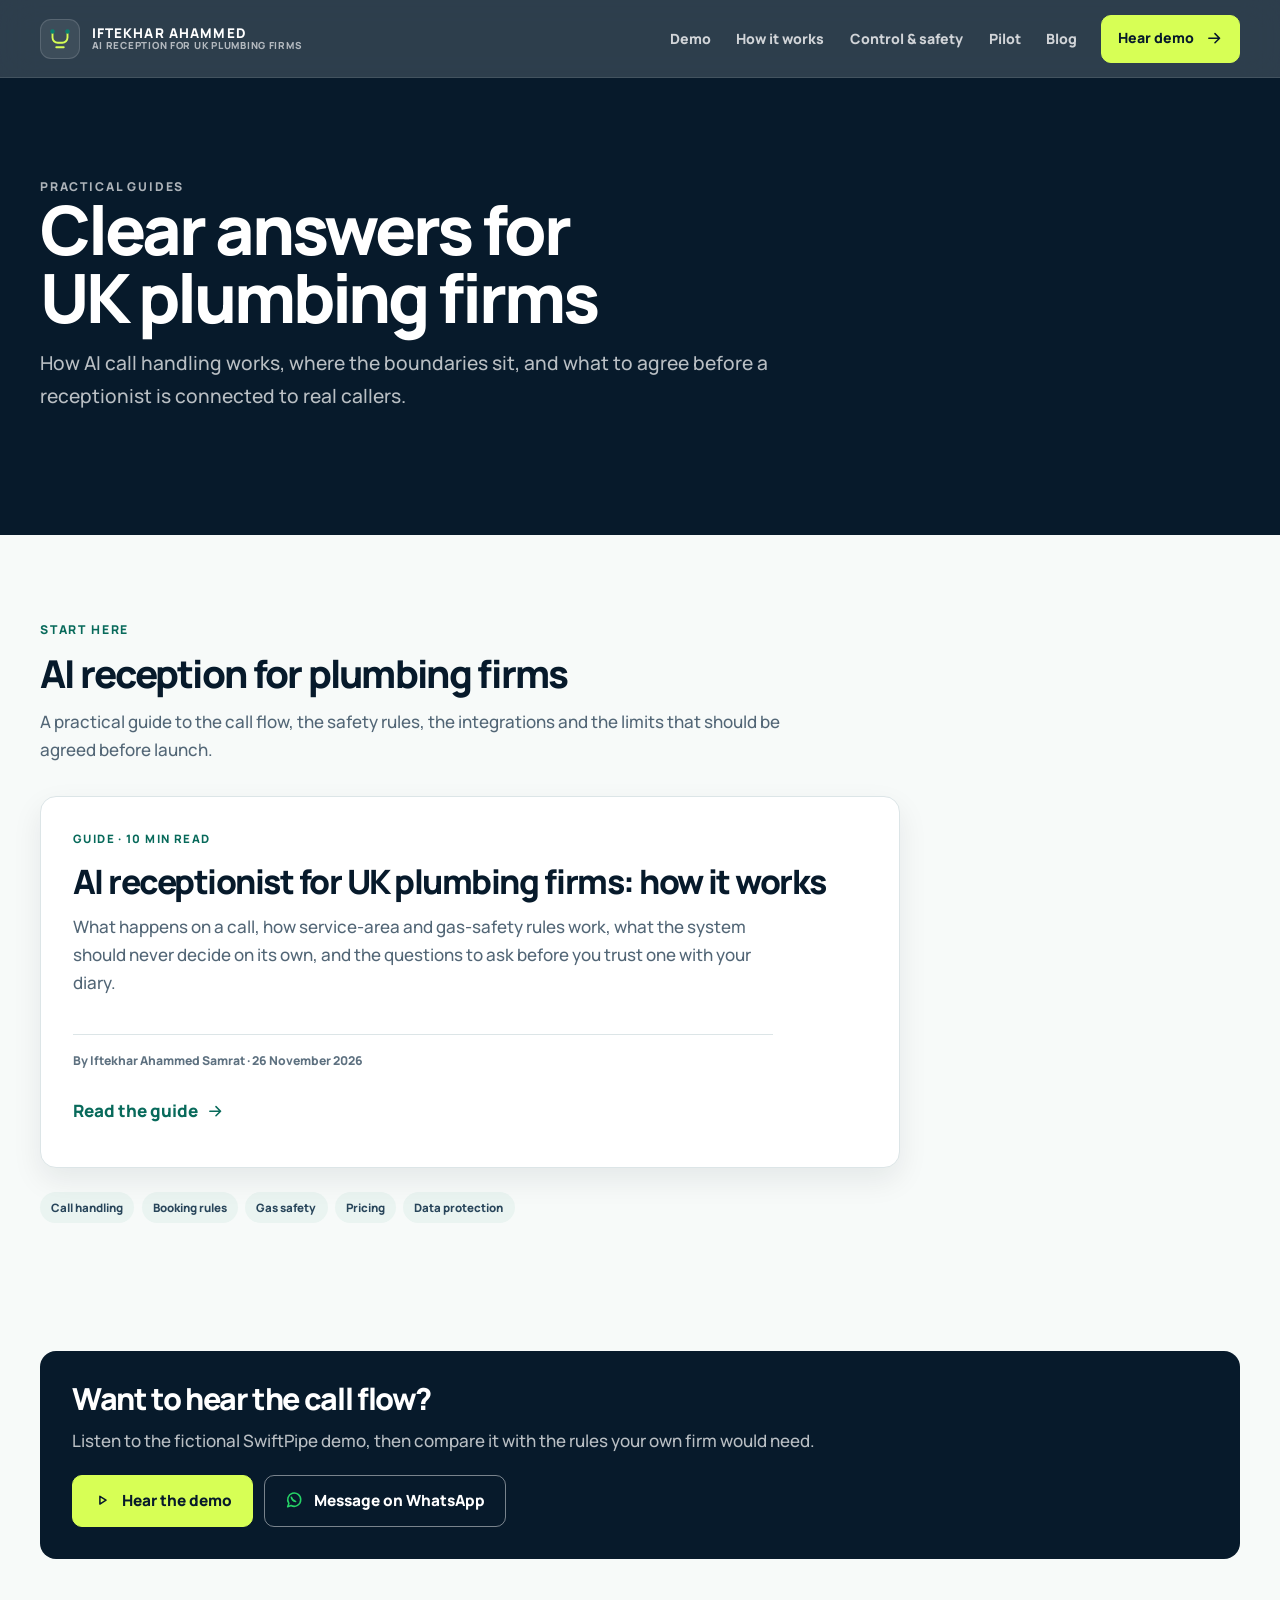
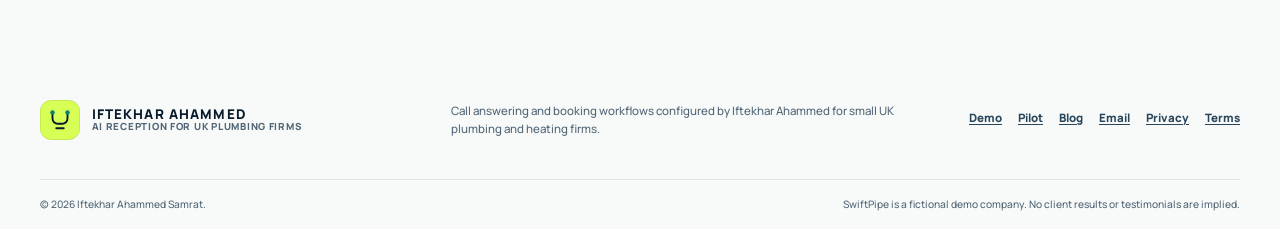
<file: blog/index.html>
<!doctype html>
<html lang="en-GB" class="no-js">
  <head>
    <meta charset="utf-8" />
    <meta name="viewport" content="width=device-width, initial-scale=1" />
    <title>Blog | AI Reception for UK Plumbing Firms</title>
    <meta
      name="description"
      content="Practical guides for UK plumbing and heating firms on AI call handling, booking rules, safety boundaries, pricing and data protection."
    />
    <meta name="theme-color" content="#071A2B" />
    <meta name="color-scheme" content="light" />
    <meta name="author" content="Iftekhar Ahammed Samrat" />
    <meta name="publisher" content="Iftekhar Ahammed Samrat" />
    <meta name="robots" content="index, follow, max-snippet:-1, max-image-preview:large" />
    <link rel="canonical" href="https://www.iftekharahammedsamrat.com/blog/" />
    <meta property="og:type" content="website" />
    <meta property="og:locale" content="en_GB" />
    <meta property="og:site_name" content="Iftekhar Ahammed" />
    <meta property="og:url" content="https://www.iftekharahammedsamrat.com/blog/" />
    <meta property="og:title" content="Practical guides for UK plumbing firms" />
    <meta
      property="og:description"
      content="Clear answers about AI call handling, booking rules and the limits to agree before launch."
    />
    <meta property="og:image" content="https://www.iftekharahammedsamrat.com/assets/swiftpipe-short-final-poster.jpg" />

    <link rel="icon" href="../favicon.svg" type="image/svg+xml" />
    <link rel="stylesheet" href="../styles.css" />
    <script src="../site-config.js" defer></script>
    <script src="../script.js" defer></script>

    <script type="application/ld+json">
      {
        "@context": "https://schema.org",
        "@type": "Blog",
        "@id": "https://www.iftekharahammedsamrat.com/blog/#blog",
        "name": "Practical guides for UK plumbing firms",
        "description": "Clear answers about AI call handling, booking rules, safety boundaries, pricing and data protection for small UK plumbing and heating firms.",
        "url": "https://www.iftekharahammedsamrat.com/blog/",
        "inLanguage": "en-GB",
        "publisher": {
          "@type": "Person",
          "@id": "https://www.iftekharahammedsamrat.com/#iftekhar",
          "name": "Iftekhar Ahammed Samrat",
          "url": "https://www.iftekharahammedsamrat.com/"
        },
        "blogPost": [
          {
            "@type": "BlogPosting",
            "@id": "https://www.iftekharahammedsamrat.com/blog/ai-receptionist-for-uk-plumbing-firms-how-it-works.html#article",
            "headline": "AI receptionist for UK plumbing firms: how it works",
            "url": "https://www.iftekharahammedsamrat.com/blog/ai-receptionist-for-uk-plumbing-firms-how-it-works.html",
            "datePublished": "2026-11-26",
            "author": {
              "@id": "https://www.iftekharahammedsamrat.com/#iftekhar"
            }
          }
        ]
      }
    </script>
  </head>

  <body class="legal-page blog-page">
    <a class="skip-link" href="#main-content">Skip to main content</a>

    <svg class="svg-sprite" aria-hidden="true" focusable="false">
      <symbol id="icon-arrow" viewBox="0 0 24 24">
        <path d="M5 12h14M13 6l6 6-6 6" />
      </symbol>
      <symbol id="icon-play" viewBox="0 0 24 24">
        <path d="m9 7 8 5-8 5V7Z" />
      </symbol>
      <symbol id="icon-message" viewBox="0 0 24 24">
        <path d="M20.5 11.5a8.5 8.5 0 0 1-12.6 7.4l-4.4 1.6 1.6-4.4a8.5 8.5 0 1 1 15.4-4.6Z" />
        <path d="M8.3 8.2c.6 2.6 2.9 4.9 5.5 5.5" />
      </symbol>
      <symbol id="icon-menu" viewBox="0 0 24 24">
        <path d="M4 7h16M4 12h16M4 17h16" />
      </symbol>
      <symbol id="icon-close" viewBox="0 0 24 24">
        <path d="m6 6 12 12M18 6 6 18" />
      </symbol>
    </svg>

    <header class="site-header" data-site-header>
      <div class="container header-inner">
        <a class="brand" href="../index.html">
          <span class="brand-mark" aria-hidden="true">
            <svg viewBox="0 0 40 40">
              <path d="M10 11v7a7 7 0 0 0 7 7h6a7 7 0 0 0 7-7v-7" />
              <path d="M15 31h10" />
              <circle cx="10" cy="10" r="3" />
              <circle cx="30" cy="10" r="3" />
            </svg>
          </span>
          <span class="brand-copy">
            <strong>IFTEKHAR AHAMMED</strong>
            <span>AI RECEPTION FOR UK PLUMBING FIRMS</span>
          </span>
        </a>

        <nav class="desktop-nav" aria-label="Primary navigation">
          <a href="../index.html#demo">Demo</a>
          <a href="../index.html#how-it-works">How it works</a>
          <a href="../index.html#control">Control &amp; safety</a>
          <a href="../index.html#pilot">Pilot</a>
          <a href="./" aria-current="page">Blog</a>
        </nav>

        <div class="header-actions">
          <a class="button button--small button--lime header-demo" href="../index.html#demo">
            Hear demo
            <svg aria-hidden="true"><use href="#icon-arrow"></use></svg>
          </a>
          <button
            class="menu-toggle"
            type="button"
            aria-expanded="false"
            aria-controls="mobile-menu"
            aria-label="Open navigation"
            data-menu-toggle
          >
            <svg class="menu-icon" aria-hidden="true"><use href="#icon-menu"></use></svg>
            <svg class="close-icon" aria-hidden="true"><use href="#icon-close"></use></svg>
          </button>
        </div>
      </div>

      <nav class="mobile-menu" id="mobile-menu" aria-label="Mobile navigation" data-mobile-menu>
        <div class="container mobile-menu-inner">
          <a href="../index.html#demo">Hear the demo</a>
          <a href="../index.html#how-it-works">How it works</a>
          <a href="../index.html#control">Control &amp; safety</a>
          <a href="../index.html#pilot">Managed pilot</a>
          <a href="./" aria-current="page">Blog</a>
          <a
            class="mobile-menu-whatsapp"
            href="https://wa.me/8801572939017?text=Hi%20Iftekhar%2C%20I%20run%20a%20UK%20plumbing%20business%20and%20would%20like%20to%20hear%20the%20AI%20receptionist%20demo."
            target="_blank"
            rel="noopener"
            data-whatsapp
            data-whatsapp-message="Hi Iftekhar, I run a UK plumbing business and would like to hear the AI receptionist demo."
          >
            Message on WhatsApp
            <svg aria-hidden="true"><use href="#icon-message"></use></svg>
          </a>
        </div>
      </nav>
    </header>

    <main class="legal-main" id="main-content">
      <section class="legal-hero blog-hero">
        <div class="container">
          <p class="eyebrow eyebrow--dark">Practical guides</p>
          <h1>Clear answers for UK plumbing firms</h1>
          <p class="blog-lede">
            How AI call handling works, where the boundaries sit, and what to agree before a
            receptionist is connected to real callers.
          </p>
        </div>
      </section>

      <section class="blog-index-section">
        <div class="container">
          <div class="blog-index-heading">
            <p class="eyebrow">Start here</p>
            <h2>AI reception for plumbing firms</h2>
            <p>
              A practical guide to the call flow, the safety rules, the integrations and the limits
              that should be agreed before launch.
            </p>
          </div>

          <div class="blog-grid">
            <article class="blog-card" data-reveal>
              <p class="blog-card-tag">Guide · 10 min read</p>
              <h2>
                <a href="ai-receptionist-for-uk-plumbing-firms-how-it-works.html">
                  AI receptionist for UK plumbing firms: how it works
                </a>
              </h2>
              <p>
                What happens on a call, how service-area and gas-safety rules work, what the system
                should never decide on its own, and the questions to ask before you trust one with
                your diary.
              </p>
              <p class="blog-card-meta">By Iftekhar Ahammed Samrat · 26 November 2026</p>
              <a class="text-link" href="ai-receptionist-for-uk-plumbing-firms-how-it-works.html">
                Read the guide
                <svg aria-hidden="true"><use href="#icon-arrow"></use></svg>
              </a>
            </article>
          </div>

          <ul class="blog-topics" aria-label="Topics covered">
            <li class="blog-topic">Call handling</li>
            <li class="blog-topic">Booking rules</li>
            <li class="blog-topic">Gas safety</li>
            <li class="blog-topic">Pricing</li>
            <li class="blog-topic">Data protection</li>
          </ul>
        </div>
      </section>

      <section class="blog-cta-section">
        <div class="container">
          <div class="article-cta">
            <h2>Want to hear the call flow?</h2>
            <p>
              Listen to the fictional SwiftPipe demo, then compare it with the rules your own firm
              would need.
            </p>
            <div class="article-cta-actions">
              <a class="button button--lime" href="../index.html#demo">
                <svg aria-hidden="true"><use href="#icon-play"></use></svg>
                Hear the demo
              </a>
              <a
                class="button button--outline-light button--whatsapp-outline"
                href="https://wa.me/8801572939017?text=Hi%20Iftekhar%2C%20I%20run%20a%20UK%20plumbing%20business%20and%20would%20like%20to%20discuss%20the%20AI%20receptionist%20pilot."
                target="_blank"
                rel="noopener"
                data-whatsapp
                data-whatsapp-message="Hi Iftekhar, I run a UK plumbing business and would like to discuss the AI receptionist pilot."
              >
                <svg aria-hidden="true"><use href="#icon-message"></use></svg>
                Message on WhatsApp
              </a>
            </div>
          </div>
        </div>
      </section>
    </main>

    <footer class="site-footer">
      <div class="container footer-top">
        <a class="brand brand--footer" href="../index.html">
          <span class="brand-mark" aria-hidden="true">
            <svg viewBox="0 0 40 40">
              <path d="M10 11v7a7 7 0 0 0 7 7h6a7 7 0 0 0 7-7v-7" />
              <path d="M15 31h10" />
              <circle cx="10" cy="10" r="3" />
              <circle cx="30" cy="10" r="3" />
            </svg>
          </span>
          <span class="brand-copy"><strong>IFTEKHAR AHAMMED</strong><span>AI RECEPTION FOR UK PLUMBING FIRMS</span></span>
        </a>
        <p>Call answering and booking workflows configured by Iftekhar Ahammed for small UK plumbing and heating firms.</p>
        <nav aria-label="Footer navigation">
          <a href="../index.html#demo">Demo</a>
          <a href="../index.html#pilot">Pilot</a>
          <a href="./">Blog</a>
          <a href="mailto:iftekhar@iftekharahammedsamrat.com">Email</a>
          <a href="../privacy.html">Privacy</a>
          <a href="../terms.html">Terms</a>
        </nav>
      </div>
      <div class="container footer-bottom">
        <p>&copy; <span data-current-year>2026</span> Iftekhar Ahammed Samrat.</p>
        <p>SwiftPipe is a fictional demo company. No client results or testimonials are implied.</p>
      </div>
    </footer>
  </body>
</html>
</file>
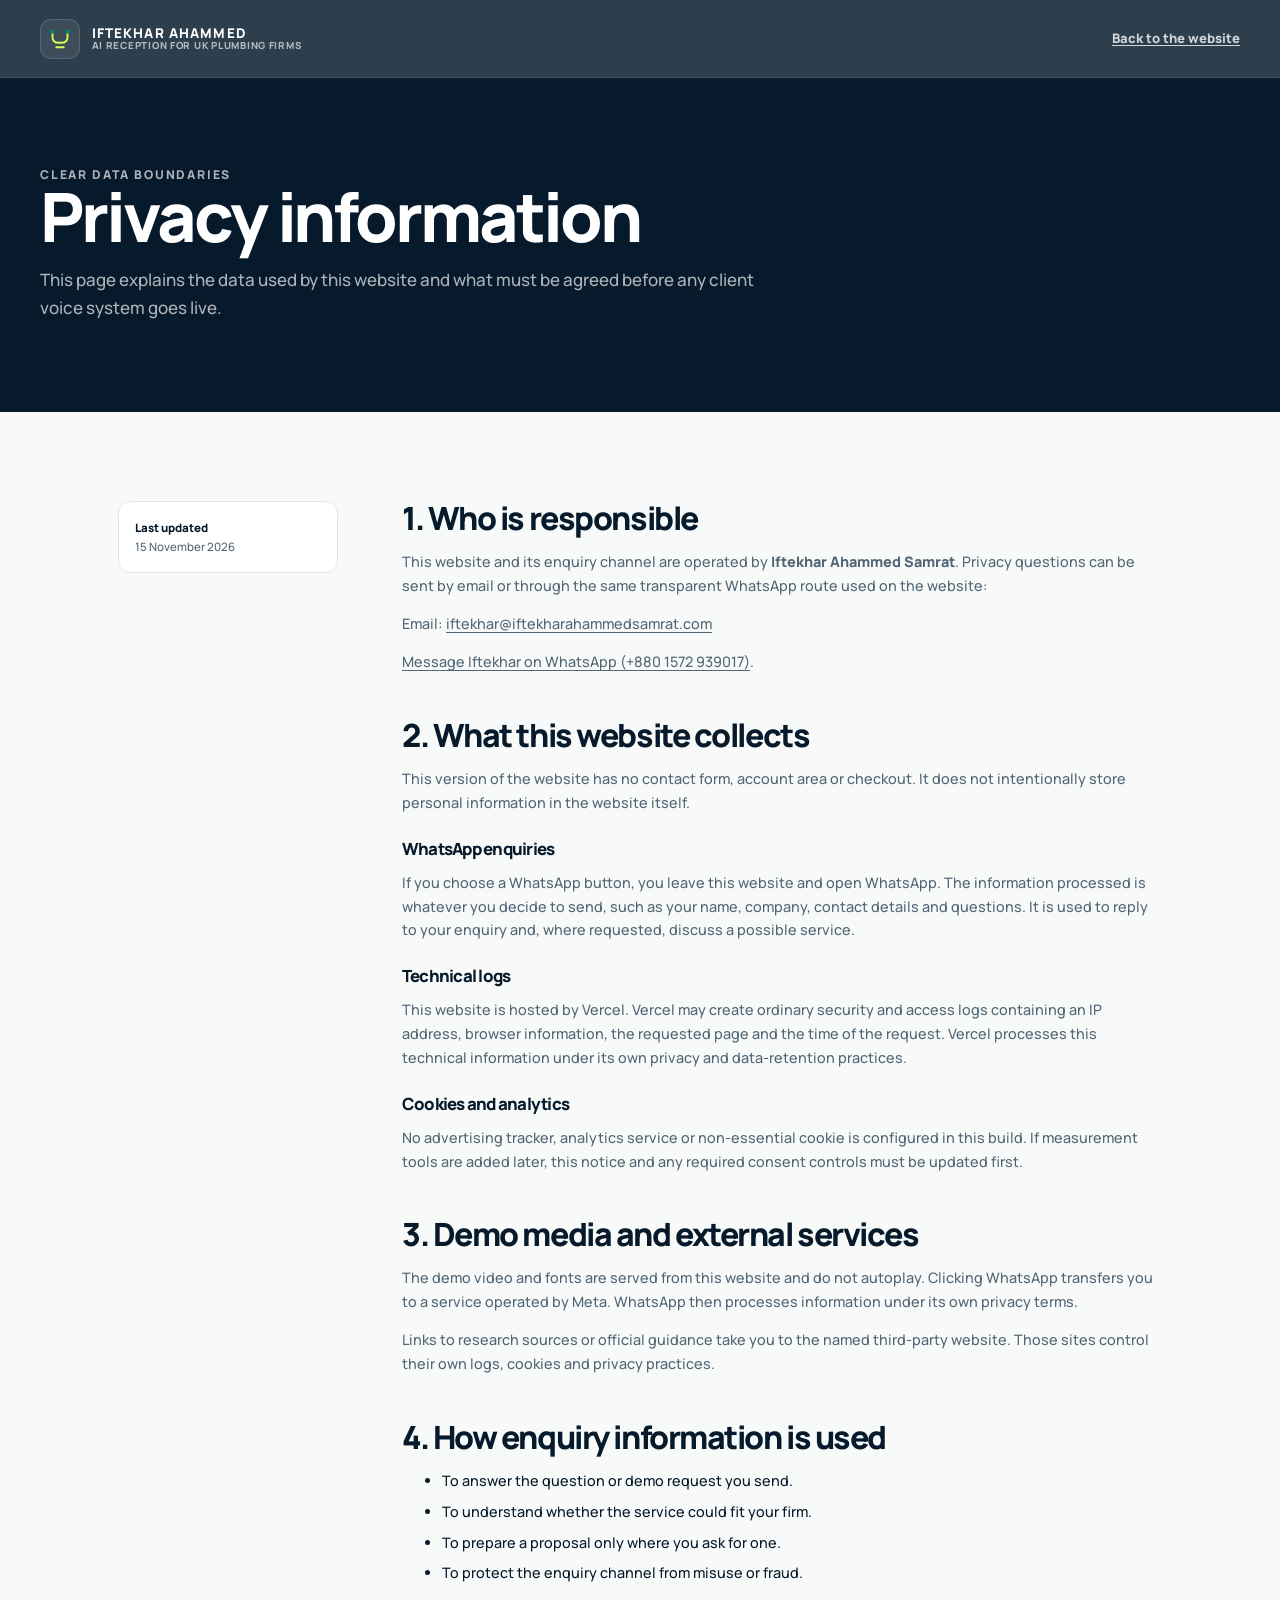
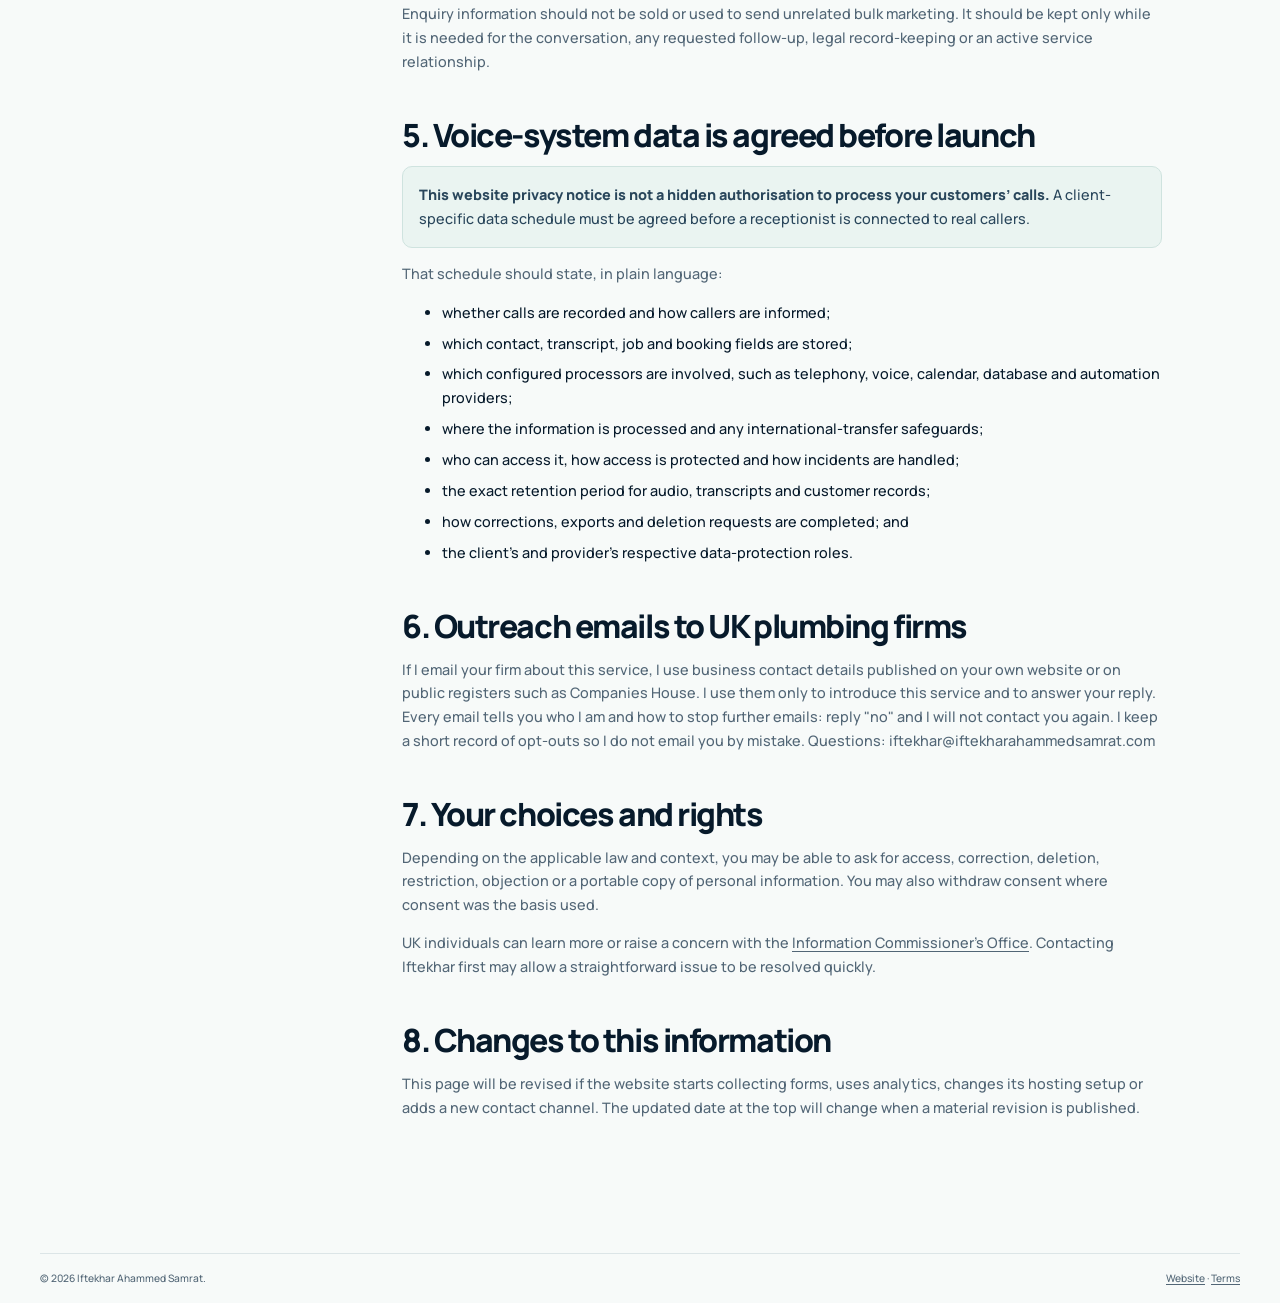
<file: privacy.html>
<!doctype html>
<html lang="en-GB" class="no-js">
  <head>
    <meta charset="utf-8" />
    <meta name="viewport" content="width=device-width, initial-scale=1" />
    <title>Privacy | AI Reception for UK Plumbing Firms</title>
    <meta name="description" content="Privacy information for the AI receptionist website and enquiry process operated by Iftekhar Ahammed Samrat." />
    <meta name="theme-color" content="#071A2B" />
    <link rel="canonical" href="https://www.iftekharahammedsamrat.com/privacy.html" />
    <link rel="icon" href="favicon.svg" type="image/svg+xml" />
    <link rel="stylesheet" href="styles.css" />
    <script src="site-config.js" defer></script>
    <script src="script.js" defer></script>
  </head>
  <body class="legal-page">
    <a class="skip-link" href="#legal-content">Skip to privacy information</a>

    <header class="site-header" data-site-header>
      <div class="container header-inner">
        <a class="brand" href="index.html">
          <span class="brand-mark" aria-hidden="true">
            <svg viewBox="0 0 40 40">
              <path d="M10 11v7a7 7 0 0 0 7 7h6a7 7 0 0 0 7-7v-7" />
              <path d="M15 31h10" />
              <circle cx="10" cy="10" r="3" />
              <circle cx="30" cy="10" r="3" />
            </svg>
          </span>
          <span class="brand-copy"><strong>IFTEKHAR AHAMMED</strong><span>AI RECEPTION FOR UK PLUMBING FIRMS</span></span>
        </a>
        <a class="legal-header-link" href="index.html">Back to the website</a>
      </div>
    </header>

    <main class="legal-main" id="legal-content">
      <section class="legal-hero">
        <div class="container">
          <p class="eyebrow eyebrow--dark">Clear data boundaries</p>
          <h1>Privacy information</h1>
          <p>This page explains the data used by this website and what must be agreed before any client voice system goes live.</p>
        </div>
      </section>

      <div class="container legal-content">
        <aside class="legal-meta">
          <p><strong>Last updated</strong>15 November 2026</p>
        </aside>

        <article class="legal-copy">
          <section>
            <h2>1. Who is responsible</h2>
            <p>This website and its enquiry channel are operated by <strong>Iftekhar Ahammed Samrat</strong>. Privacy questions can be sent by email or through the same transparent WhatsApp route used on the website:</p>
            <p>Email: <a href="mailto:iftekhar@iftekharahammedsamrat.com" data-email-link>iftekhar@iftekharahammedsamrat.com</a></p>
            <p>
              <a
                href="https://wa.me/8801572939017?text=Hi%20Iftekhar%2C%20I%20have%20a%20privacy%20question%20about%20the%20AI%20receptionist%20website."
                target="_blank"
                rel="noopener"
                data-whatsapp
                data-whatsapp-message="Hi Iftekhar, I have a privacy question about the AI receptionist website."
              >Message Iftekhar on WhatsApp (+880 1572 939017)</a>.
            </p>
          </section>

          <section>
            <h2>2. What this website collects</h2>
            <p>This version of the website has no contact form, account area or checkout. It does not intentionally store personal information in the website itself.</p>
            <h3>WhatsApp enquiries</h3>
            <p>If you choose a WhatsApp button, you leave this website and open WhatsApp. The information processed is whatever you decide to send, such as your name, company, contact details and questions. It is used to reply to your enquiry and, where requested, discuss a possible service.</p>
            <h3>Technical logs</h3>
            <p>This website is hosted by Vercel. Vercel may create ordinary security and access logs containing an IP address, browser information, the requested page and the time of the request. Vercel processes this technical information under its own privacy and data-retention practices.</p>
            <h3>Cookies and analytics</h3>
            <p>No advertising tracker, analytics service or non-essential cookie is configured in this build. If measurement tools are added later, this notice and any required consent controls must be updated first.</p>
          </section>

          <section>
            <h2>3. Demo media and external services</h2>
            <p>The demo video and fonts are served from this website and do not autoplay. Clicking WhatsApp transfers you to a service operated by Meta. WhatsApp then processes information under its own privacy terms.</p>
            <p>Links to research sources or official guidance take you to the named third-party website. Those sites control their own logs, cookies and privacy practices.</p>
          </section>

          <section>
            <h2>4. How enquiry information is used</h2>
            <ul>
              <li>To answer the question or demo request you send.</li>
              <li>To understand whether the service could fit your firm.</li>
              <li>To prepare a proposal only where you ask for one.</li>
              <li>To protect the enquiry channel from misuse or fraud.</li>
            </ul>
            <p>Enquiry information should not be sold or used to send unrelated bulk marketing. It should be kept only while it is needed for the conversation, any requested follow-up, legal record-keeping or an active service relationship.</p>
          </section>

          <section>
            <h2>5. Voice-system data is agreed before launch</h2>
            <p class="legal-callout"><strong>This website privacy notice is not a hidden authorisation to process your customers’ calls.</strong> A client-specific data schedule must be agreed before a receptionist is connected to real callers.</p>
            <p>That schedule should state, in plain language:</p>
            <ul>
              <li>whether calls are recorded and how callers are informed;</li>
              <li>which contact, transcript, job and booking fields are stored;</li>
              <li>which configured processors are involved, such as telephony, voice, calendar, database and automation providers;</li>
              <li>where the information is processed and any international-transfer safeguards;</li>
              <li>who can access it, how access is protected and how incidents are handled;</li>
              <li>the exact retention period for audio, transcripts and customer records;</li>
              <li>how corrections, exports and deletion requests are completed; and</li>
              <li>the client’s and provider’s respective data-protection roles.</li>
            </ul>
          </section>

          <section>
            <h2>6. Outreach emails to UK plumbing firms</h2>
            <p>
              If I email your firm about this service, I use business contact details published on your own
              website or on public registers such as Companies House. I use them only to introduce this
              service and to answer your reply. Every email tells you who I am and how to stop further
              emails: reply "no" and I will not contact you again. I keep a short record of opt-outs so I
              do not email you by mistake. Questions: iftekhar@iftekharahammedsamrat.com
            </p>
          </section>

          <section>
            <h2>7. Your choices and rights</h2>
            <p>Depending on the applicable law and context, you may be able to ask for access, correction, deletion, restriction, objection or a portable copy of personal information. You may also withdraw consent where consent was the basis used.</p>
            <p>UK individuals can learn more or raise a concern with the <a href="https://ico.org.uk/make-a-complaint/" target="_blank" rel="noopener">Information Commissioner’s Office</a>. Contacting Iftekhar first may allow a straightforward issue to be resolved quickly.</p>
          </section>

          <section>
            <h2>8. Changes to this information</h2>
            <p>This page will be revised if the website starts collecting forms, uses analytics, changes its hosting setup or adds a new contact channel. The updated date at the top will change when a material revision is published.</p>
          </section>
        </article>
      </div>
    </main>

    <footer class="site-footer">
      <div class="container footer-bottom">
        <p>&copy; <span data-current-year>2026</span> Iftekhar Ahammed Samrat.</p>
        <p><a href="index.html">Website</a> · <a href="terms.html">Terms</a></p>
      </div>
    </footer>
  </body>
</html>
</file>
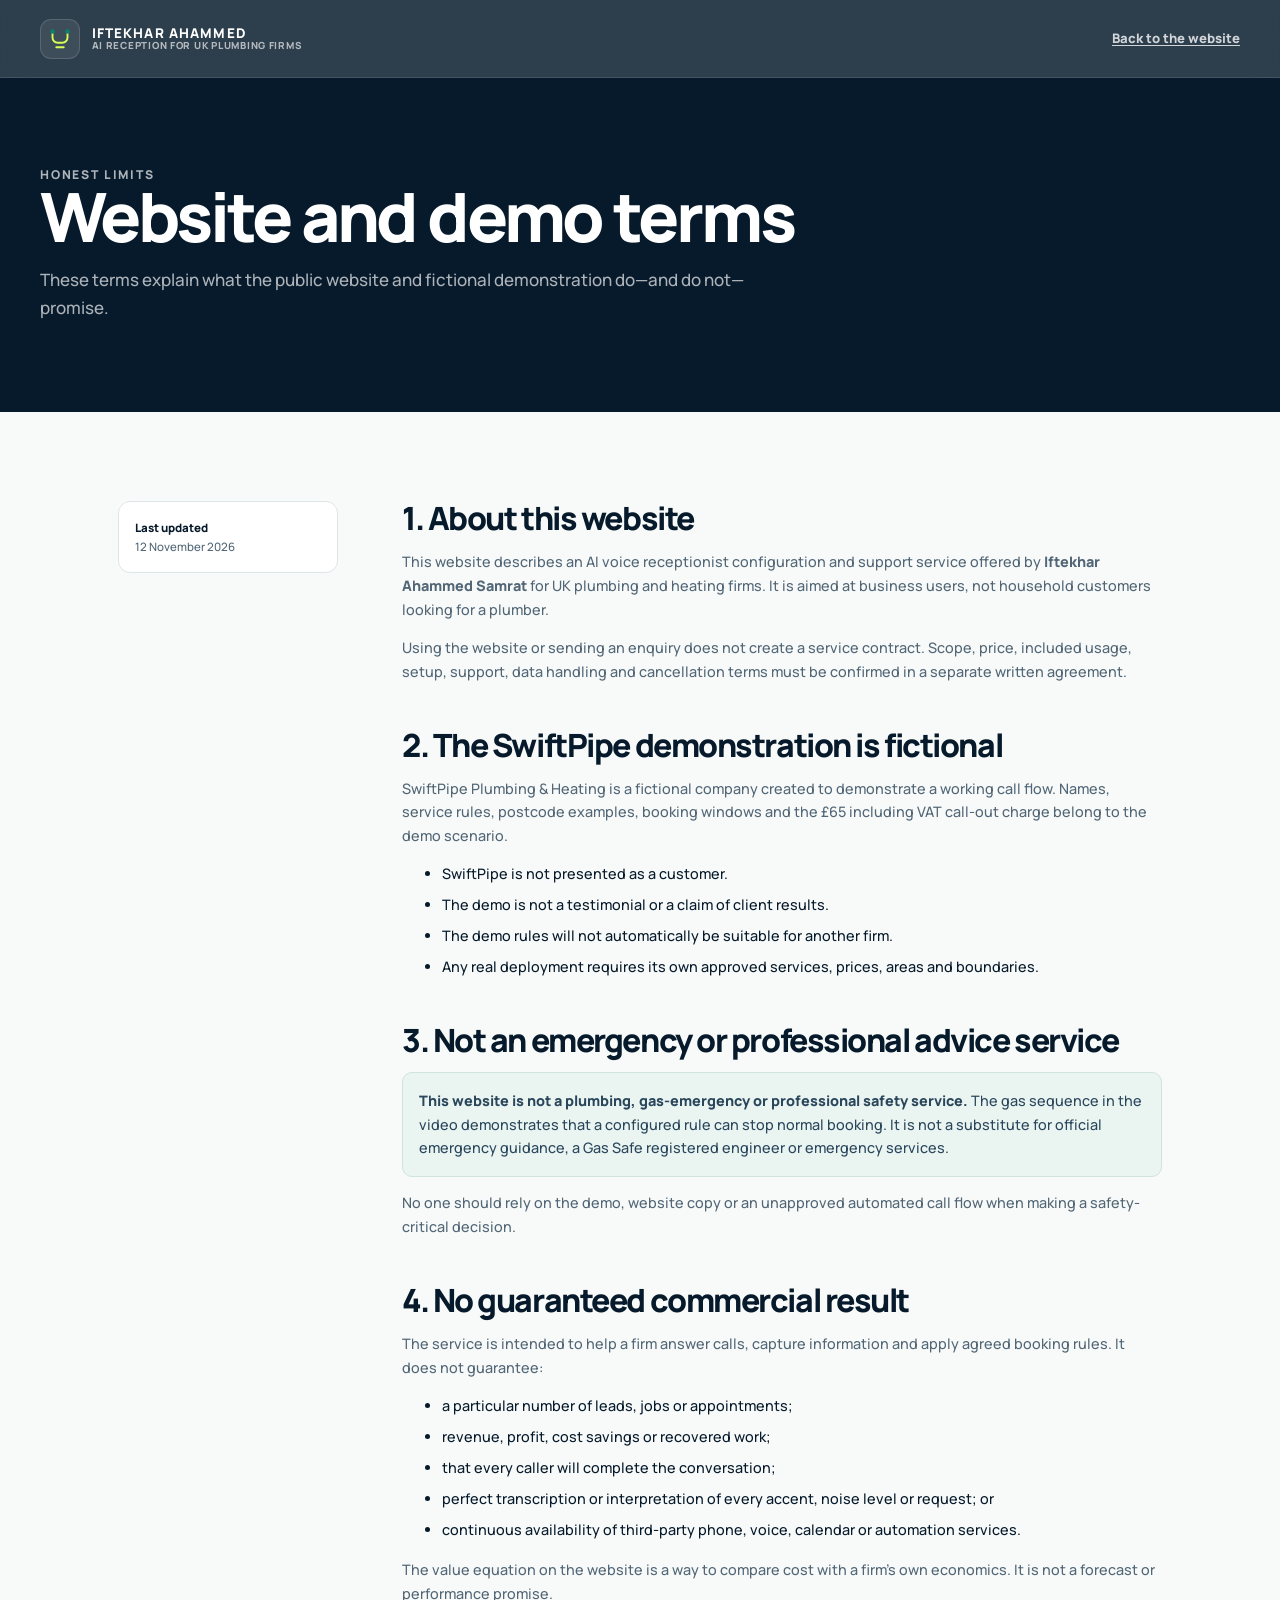
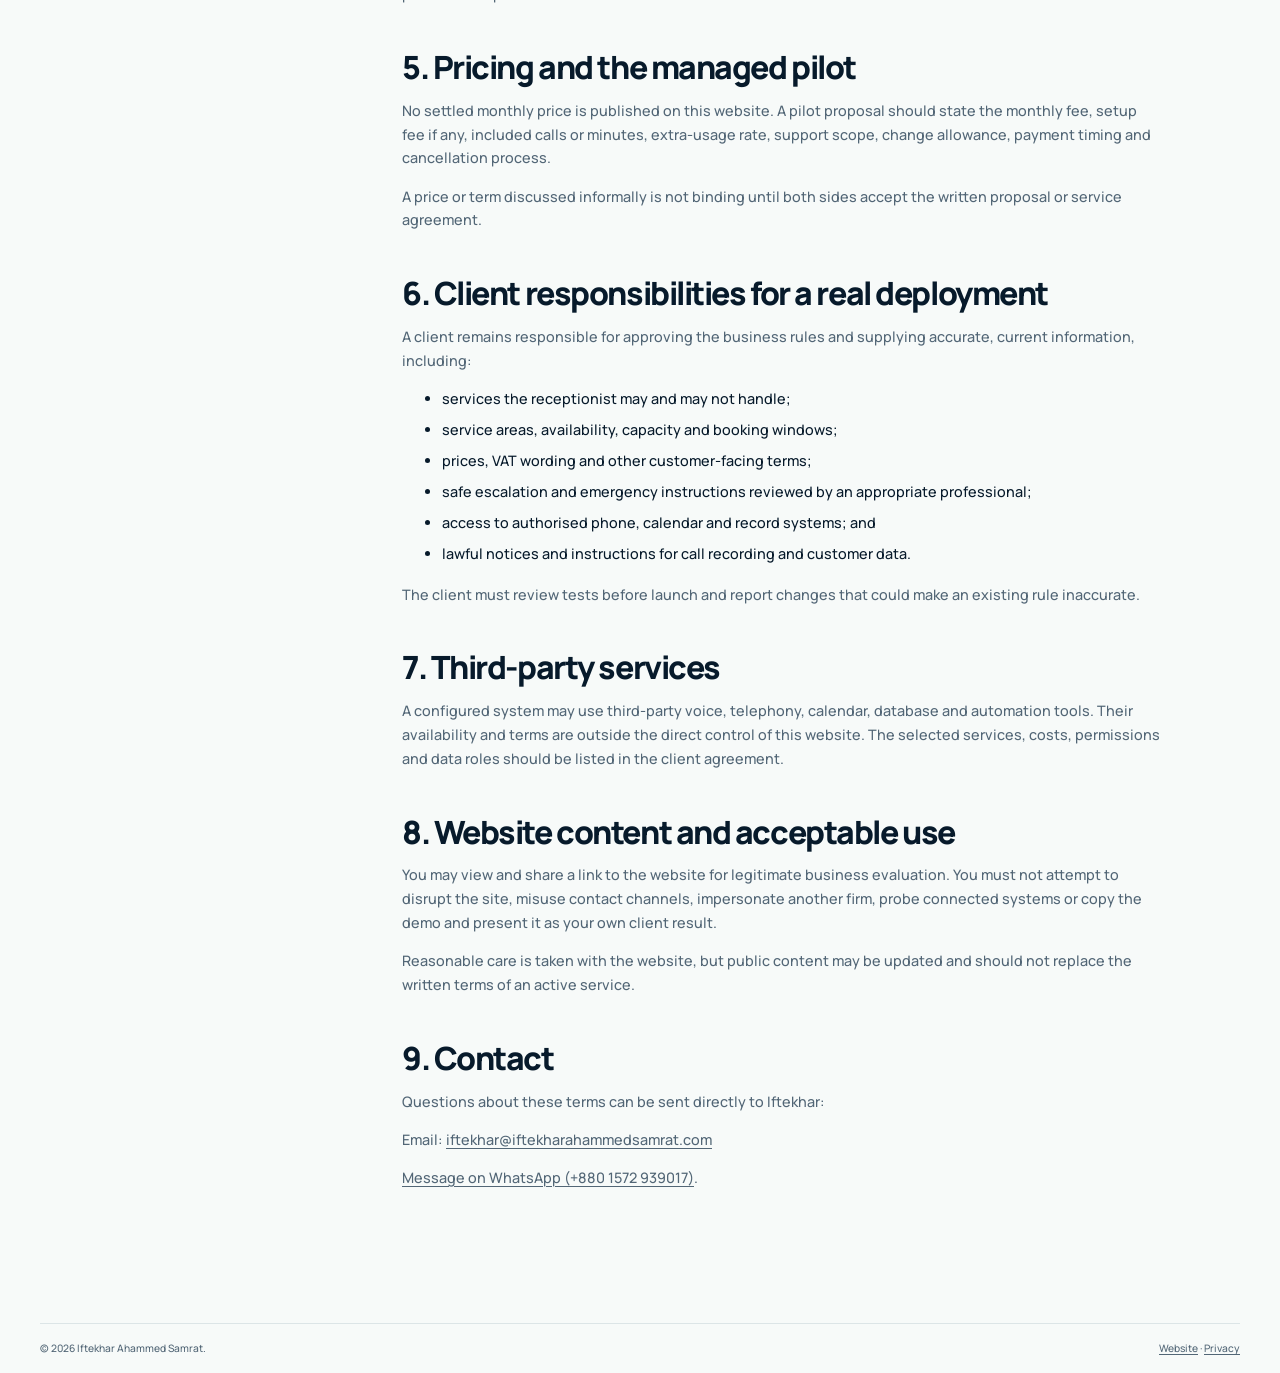
<file: terms.html>
<!doctype html>
<html lang="en-GB" class="no-js">
  <head>
    <meta charset="utf-8" />
    <meta name="viewport" content="width=device-width, initial-scale=1" />
    <title>Terms | AI Reception for UK Plumbing Firms</title>
    <meta name="description" content="Website and demo terms for the AI receptionist service offered by Iftekhar Ahammed Samrat." />
    <meta name="theme-color" content="#071A2B" />
    <link rel="canonical" href="https://www.iftekharahammedsamrat.com/terms.html" />
    <link rel="icon" href="favicon.svg" type="image/svg+xml" />
    <link rel="stylesheet" href="styles.css" />
    <script src="site-config.js" defer></script>
    <script src="script.js" defer></script>
  </head>
  <body class="legal-page">
    <a class="skip-link" href="#legal-content">Skip to terms</a>

    <header class="site-header" data-site-header>
      <div class="container header-inner">
        <a class="brand" href="index.html">
          <span class="brand-mark" aria-hidden="true">
            <svg viewBox="0 0 40 40">
              <path d="M10 11v7a7 7 0 0 0 7 7h6a7 7 0 0 0 7-7v-7" />
              <path d="M15 31h10" />
              <circle cx="10" cy="10" r="3" />
              <circle cx="30" cy="10" r="3" />
            </svg>
          </span>
          <span class="brand-copy"><strong>IFTEKHAR AHAMMED</strong><span>AI RECEPTION FOR UK PLUMBING FIRMS</span></span>
        </a>
        <a class="legal-header-link" href="index.html">Back to the website</a>
      </div>
    </header>

    <main class="legal-main" id="legal-content">
      <section class="legal-hero">
        <div class="container">
          <p class="eyebrow eyebrow--dark">Honest limits</p>
          <h1>Website and demo terms</h1>
          <p>These terms explain what the public website and fictional demonstration do—and do not—promise.</p>
        </div>
      </section>

      <div class="container legal-content">
        <aside class="legal-meta">
          <p><strong>Last updated</strong>12 November 2026</p>
        </aside>

        <article class="legal-copy">
          <section>
            <h2>1. About this website</h2>
            <p>This website describes an AI voice receptionist configuration and support service offered by <strong>Iftekhar Ahammed Samrat</strong> for UK plumbing and heating firms. It is aimed at business users, not household customers looking for a plumber.</p>
            <p>Using the website or sending an enquiry does not create a service contract. Scope, price, included usage, setup, support, data handling and cancellation terms must be confirmed in a separate written agreement.</p>
          </section>

          <section>
            <h2>2. The SwiftPipe demonstration is fictional</h2>
            <p>SwiftPipe Plumbing &amp; Heating is a fictional company created to demonstrate a working call flow. Names, service rules, postcode examples, booking windows and the £65 including VAT call-out charge belong to the demo scenario.</p>
            <ul>
              <li>SwiftPipe is not presented as a customer.</li>
              <li>The demo is not a testimonial or a claim of client results.</li>
              <li>The demo rules will not automatically be suitable for another firm.</li>
              <li>Any real deployment requires its own approved services, prices, areas and boundaries.</li>
            </ul>
          </section>

          <section>
            <h2>3. Not an emergency or professional advice service</h2>
            <p class="legal-callout"><strong>This website is not a plumbing, gas-emergency or professional safety service.</strong> The gas sequence in the video demonstrates that a configured rule can stop normal booking. It is not a substitute for official emergency guidance, a Gas Safe registered engineer or emergency services.</p>
            <p>No one should rely on the demo, website copy or an unapproved automated call flow when making a safety-critical decision.</p>
          </section>

          <section>
            <h2>4. No guaranteed commercial result</h2>
            <p>The service is intended to help a firm answer calls, capture information and apply agreed booking rules. It does not guarantee:</p>
            <ul>
              <li>a particular number of leads, jobs or appointments;</li>
              <li>revenue, profit, cost savings or recovered work;</li>
              <li>that every caller will complete the conversation;</li>
              <li>perfect transcription or interpretation of every accent, noise level or request; or</li>
              <li>continuous availability of third-party phone, voice, calendar or automation services.</li>
            </ul>
            <p>The value equation on the website is a way to compare cost with a firm’s own economics. It is not a forecast or performance promise.</p>
          </section>

          <section>
            <h2>5. Pricing and the managed pilot</h2>
            <p>No settled monthly price is published on this website. A pilot proposal should state the monthly fee, setup fee if any, included calls or minutes, extra-usage rate, support scope, change allowance, payment timing and cancellation process.</p>
            <p>A price or term discussed informally is not binding until both sides accept the written proposal or service agreement.</p>
          </section>

          <section>
            <h2>6. Client responsibilities for a real deployment</h2>
            <p>A client remains responsible for approving the business rules and supplying accurate, current information, including:</p>
            <ul>
              <li>services the receptionist may and may not handle;</li>
              <li>service areas, availability, capacity and booking windows;</li>
              <li>prices, VAT wording and other customer-facing terms;</li>
              <li>safe escalation and emergency instructions reviewed by an appropriate professional;</li>
              <li>access to authorised phone, calendar and record systems; and</li>
              <li>lawful notices and instructions for call recording and customer data.</li>
            </ul>
            <p>The client must review tests before launch and report changes that could make an existing rule inaccurate.</p>
          </section>

          <section>
            <h2>7. Third-party services</h2>
            <p>A configured system may use third-party voice, telephony, calendar, database and automation tools. Their availability and terms are outside the direct control of this website. The selected services, costs, permissions and data roles should be listed in the client agreement.</p>
          </section>

          <section>
            <h2>8. Website content and acceptable use</h2>
            <p>You may view and share a link to the website for legitimate business evaluation. You must not attempt to disrupt the site, misuse contact channels, impersonate another firm, probe connected systems or copy the demo and present it as your own client result.</p>
            <p>Reasonable care is taken with the website, but public content may be updated and should not replace the written terms of an active service.</p>
          </section>

          <section>
            <h2>9. Contact</h2>
            <p>Questions about these terms can be sent directly to Iftekhar:</p>
            <p>Email: <a href="mailto:iftekhar@iftekharahammedsamrat.com" data-email-link>iftekhar@iftekharahammedsamrat.com</a></p>
            <p>
              <a
                href="https://wa.me/8801572939017?text=Hi%20Iftekhar%2C%20I%20have%20a%20question%20about%20the%20website%20terms."
                target="_blank"
                rel="noopener"
                data-whatsapp
                data-whatsapp-message="Hi Iftekhar, I have a question about the website terms."
              >Message on WhatsApp (+880 1572 939017)</a>.
            </p>
          </section>
        </article>
      </div>
    </main>

    <footer class="site-footer">
      <div class="container footer-bottom">
        <p>&copy; <span data-current-year>2026</span> Iftekhar Ahammed Samrat.</p>
        <p><a href="index.html">Website</a> · <a href="privacy.html">Privacy</a></p>
      </div>
    </footer>
  </body>
</html>
</file>
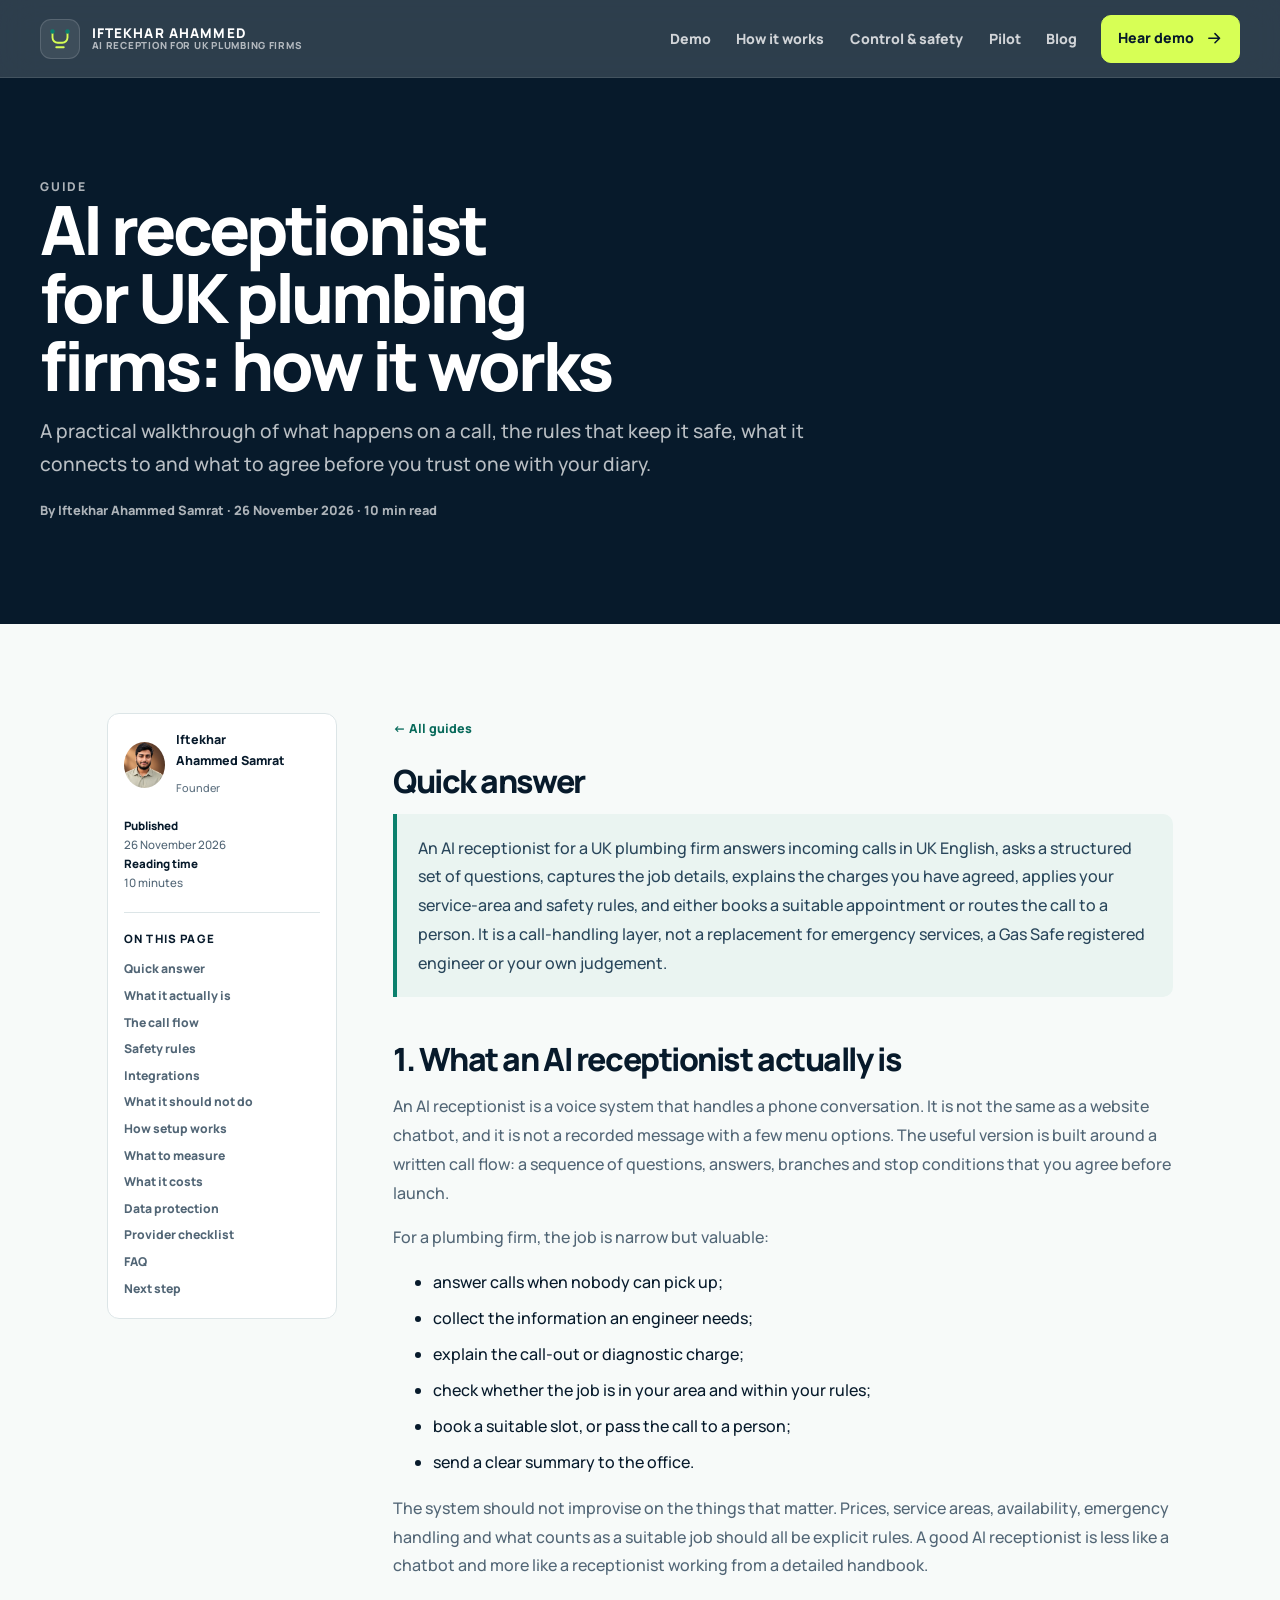
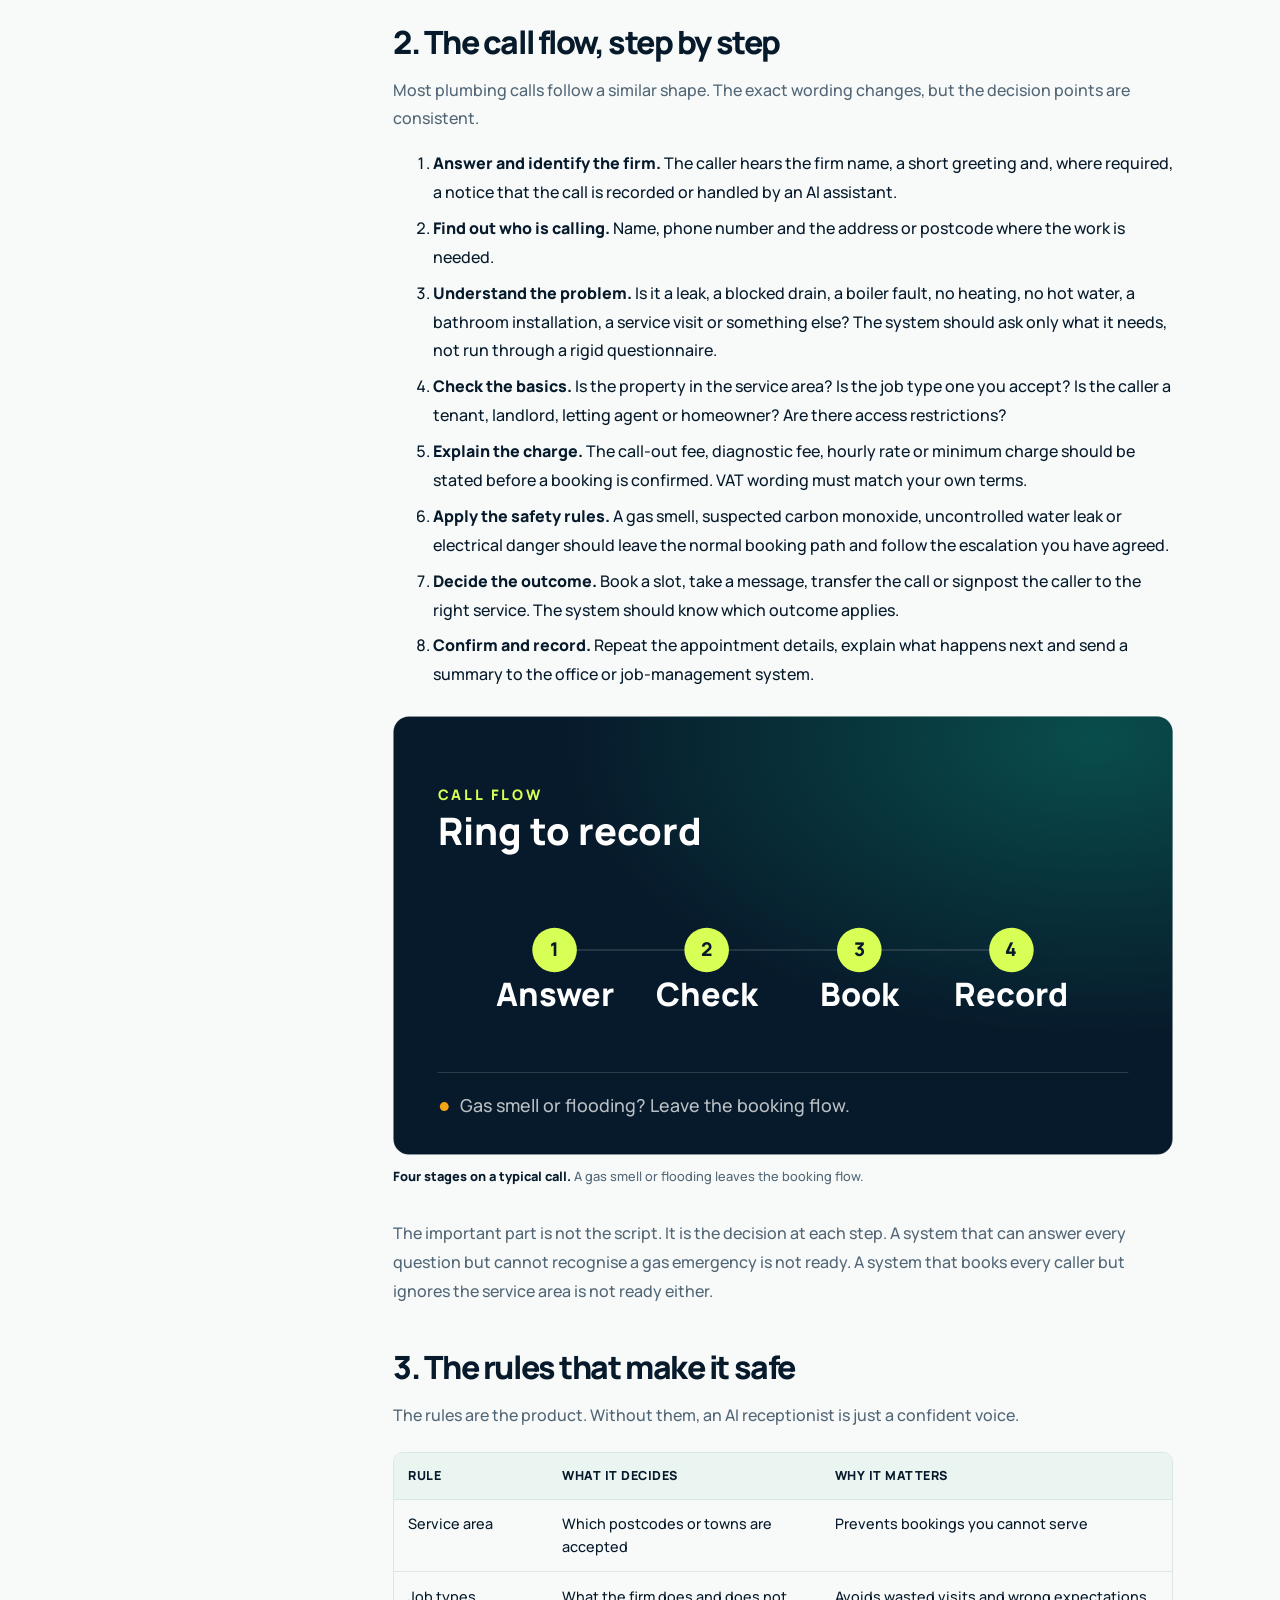
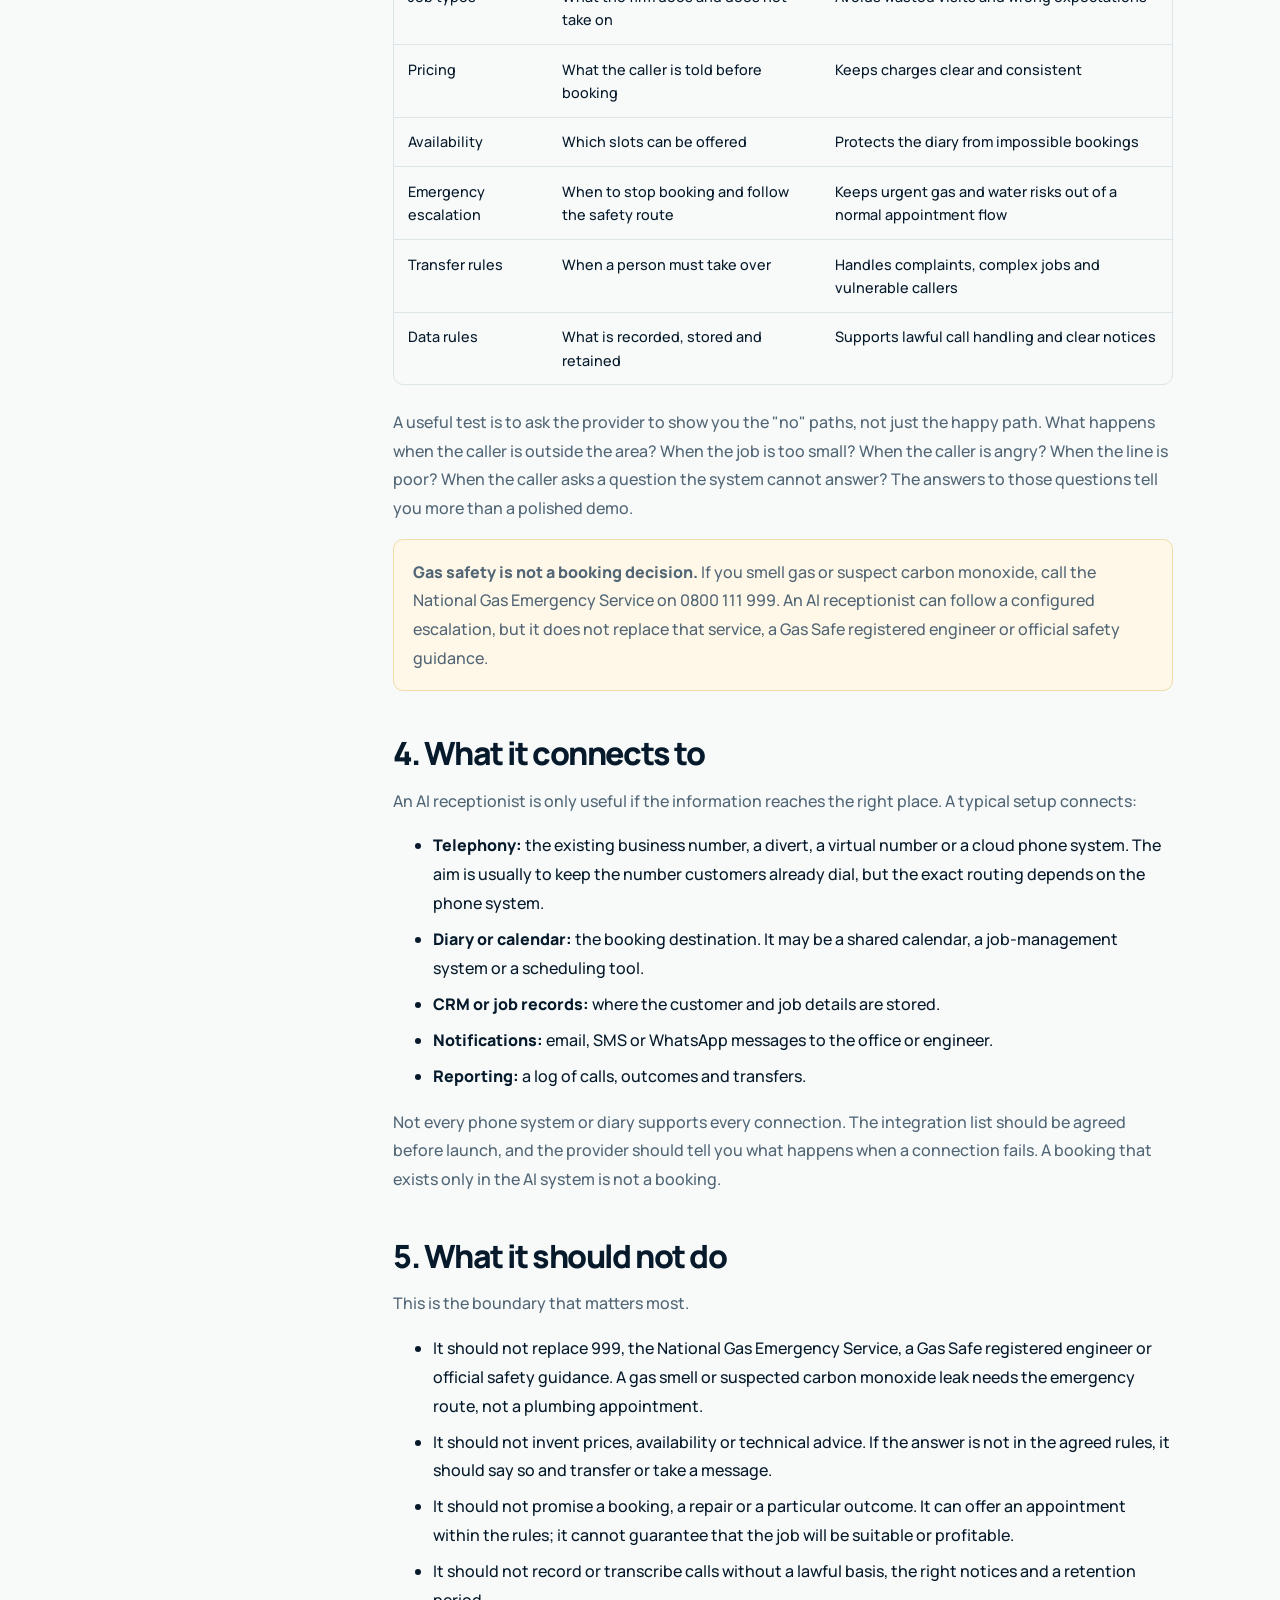
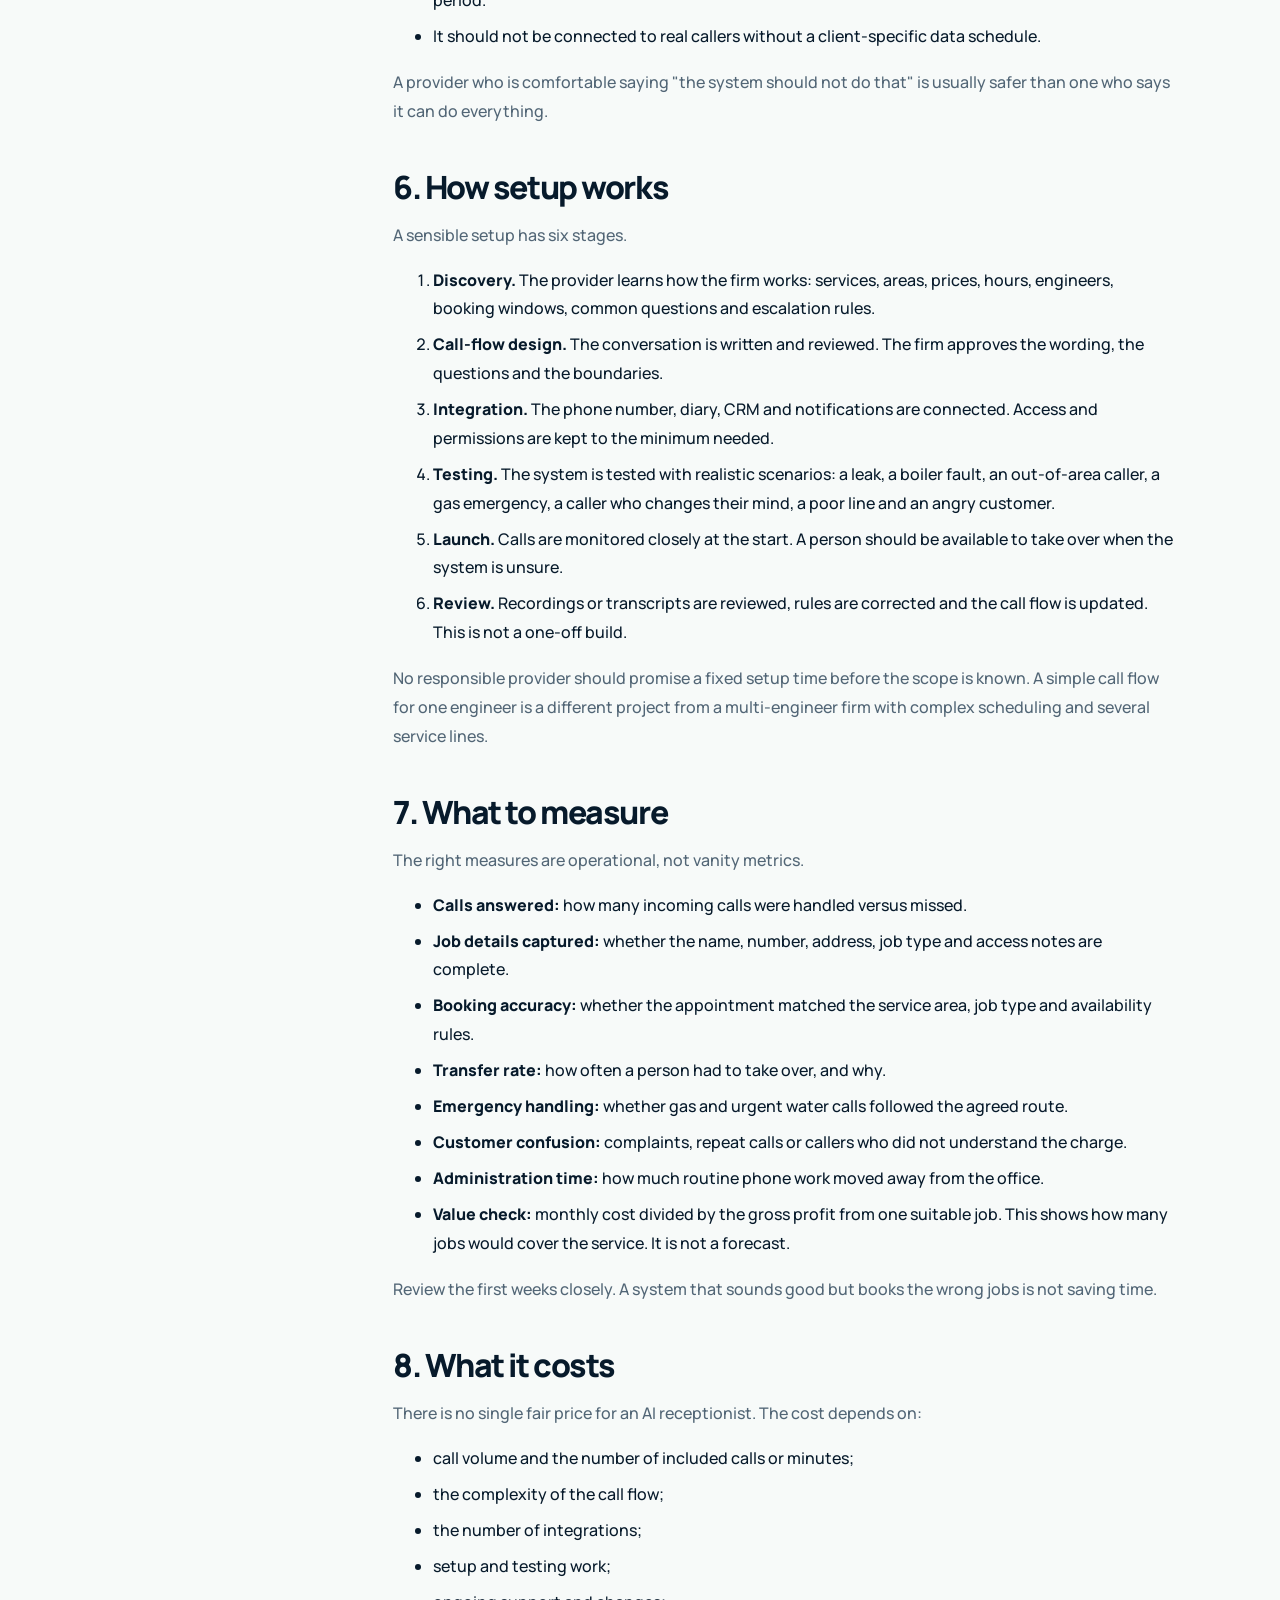
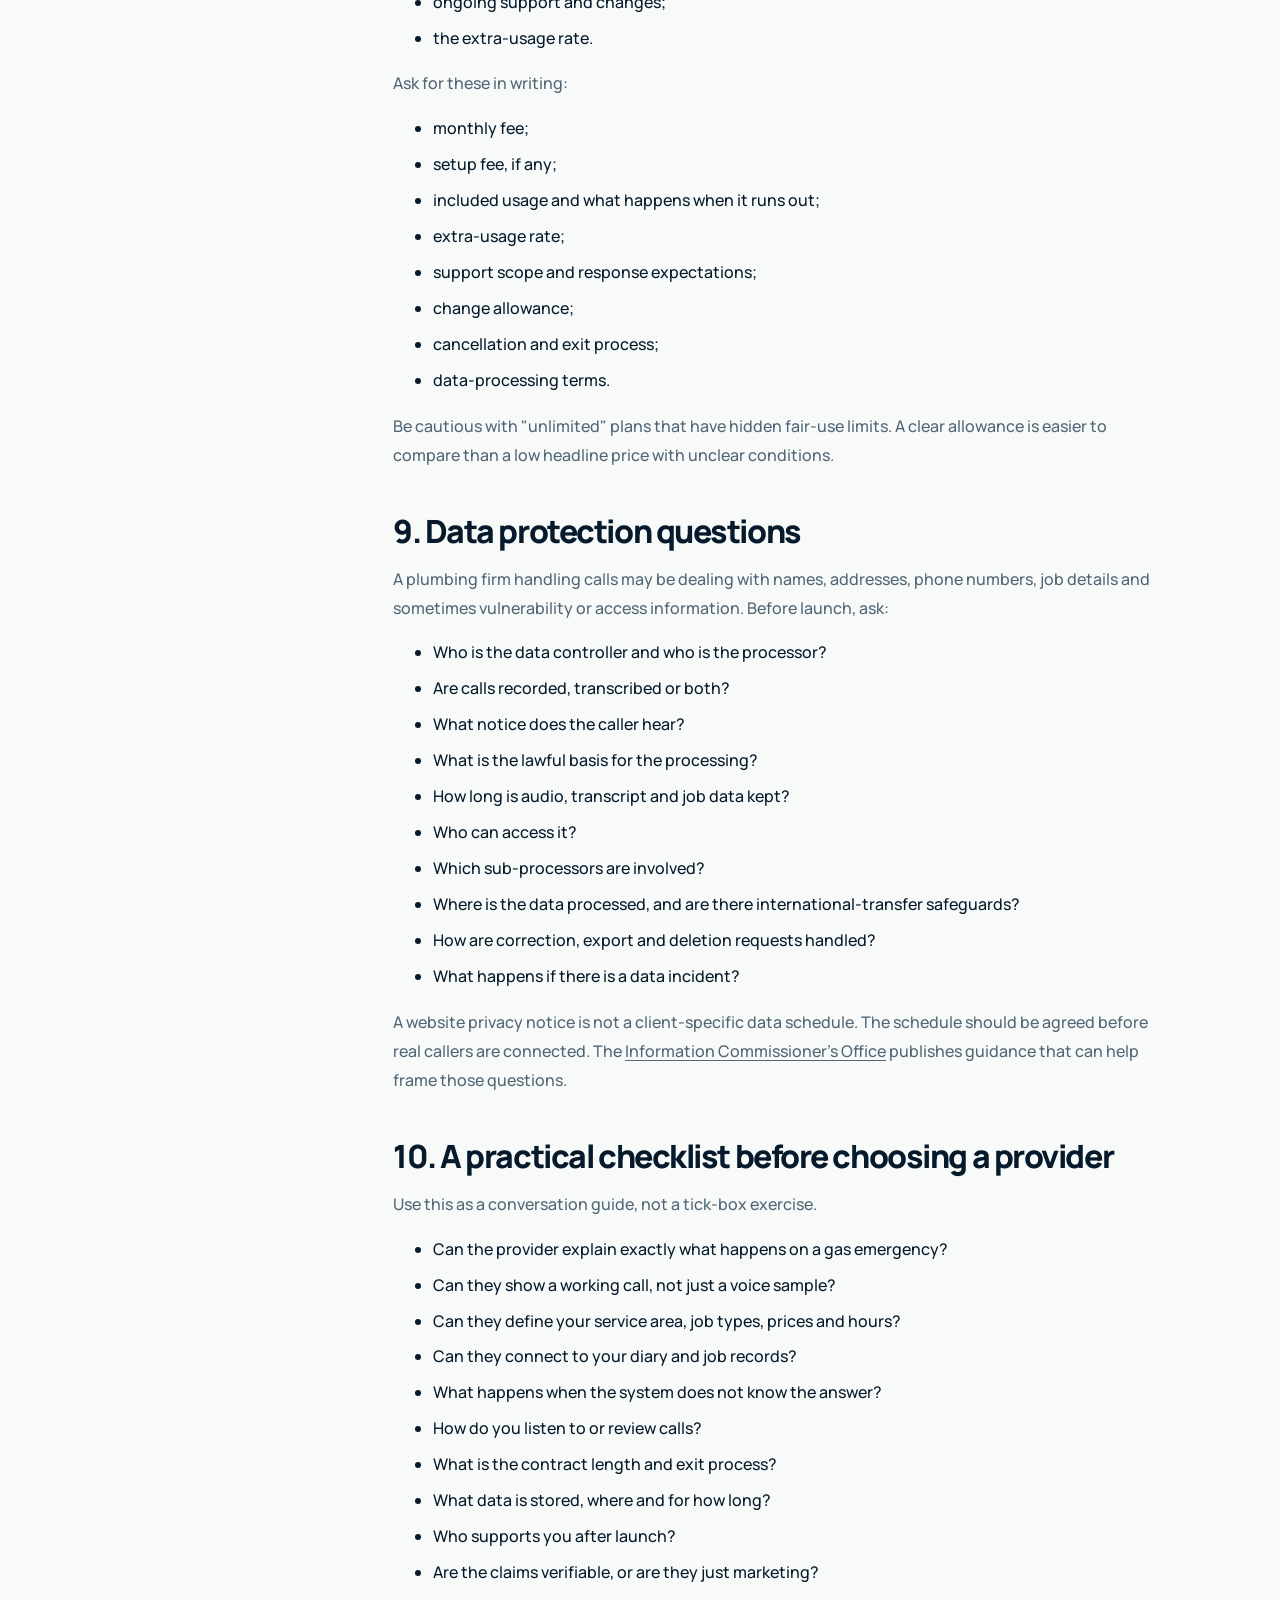
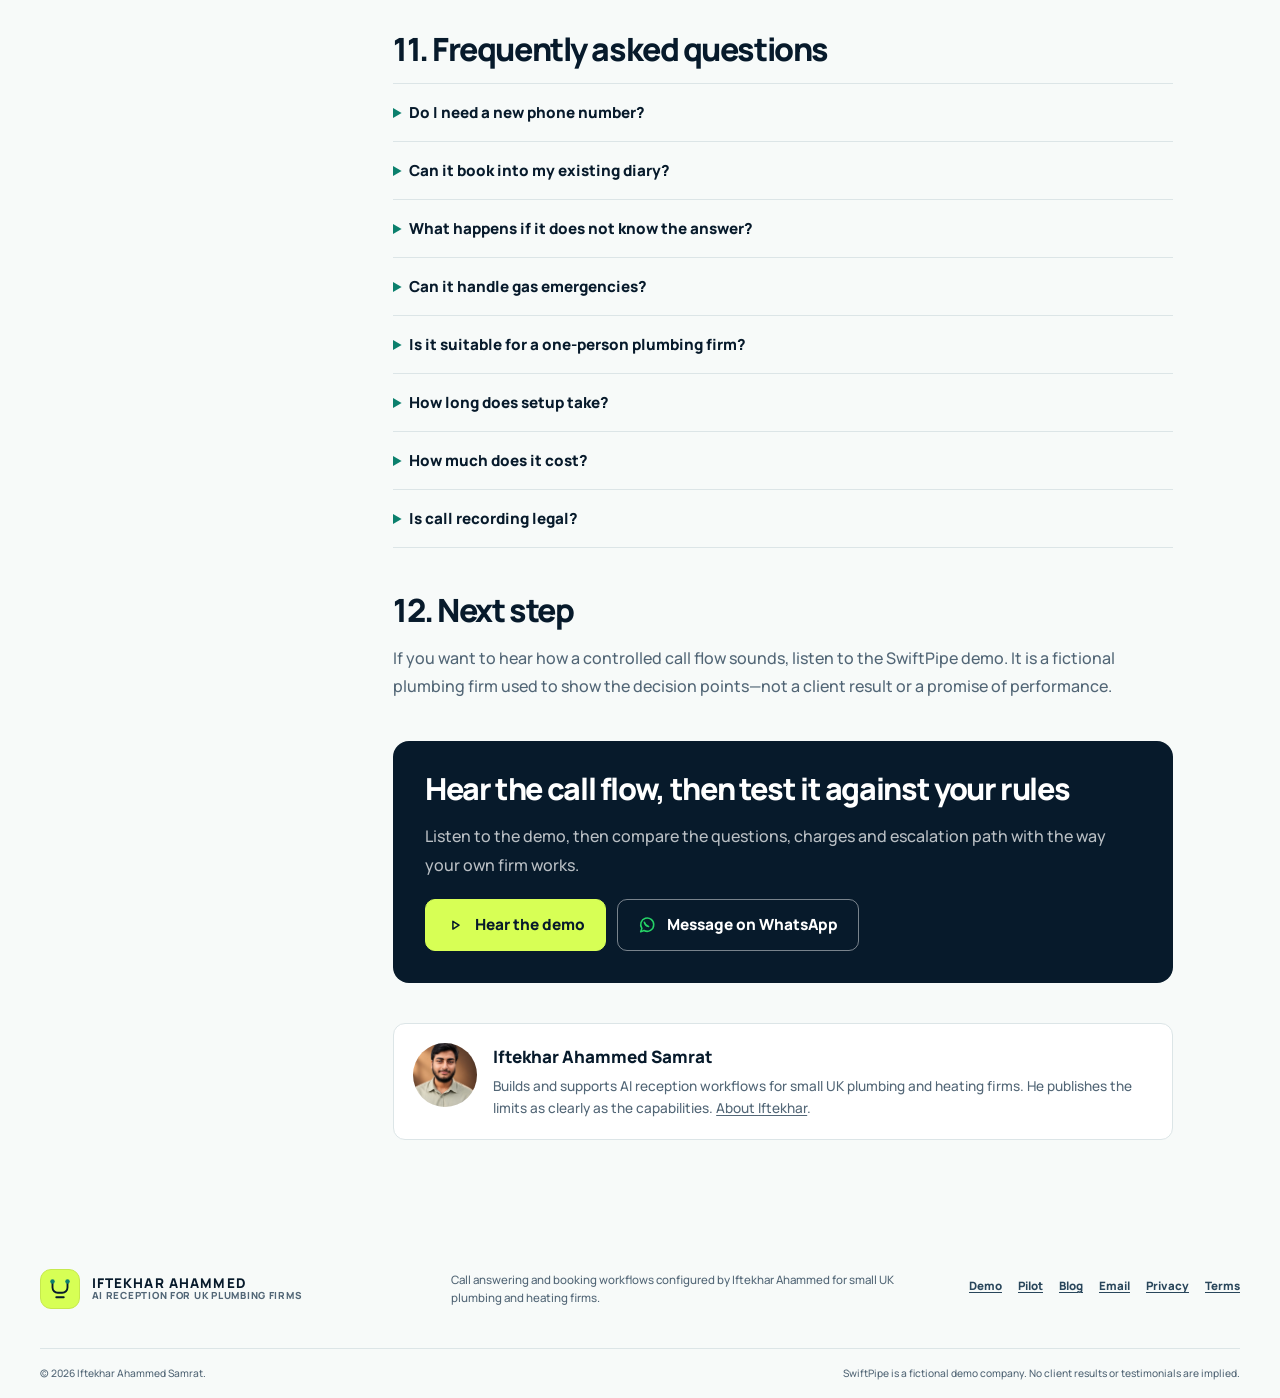
<file: blog/ai-receptionist-for-uk-plumbing-firms-how-it-works.html>
<!doctype html>
<html lang="en-GB" class="no-js">
  <head>
    <meta charset="utf-8" />
    <meta name="viewport" content="width=device-width, initial-scale=1" />
    <title>AI Receptionist for UK Plumbing Firms: How It Works</title>
    <meta
      name="description"
      content="A practical guide to AI receptionists for UK plumbing firms: the call flow, service-area and gas-safety rules, integrations, pricing and data protection."
    />
    <meta name="theme-color" content="#071A2B" />
    <meta name="color-scheme" content="light" />
    <meta name="author" content="Iftekhar Ahammed Samrat" />
    <meta name="publisher" content="Iftekhar Ahammed Samrat" />
    <meta name="robots" content="index, follow, max-snippet:-1, max-image-preview:large" />
    <link rel="canonical" href="https://www.iftekharahammedsamrat.com/blog/ai-receptionist-for-uk-plumbing-firms-how-it-works.html" />
    <meta property="og:type" content="article" />
    <meta property="og:locale" content="en_GB" />
    <meta property="og:site_name" content="Iftekhar Ahammed" />
    <meta property="og:url" content="https://www.iftekharahammedsamrat.com/blog/ai-receptionist-for-uk-plumbing-firms-how-it-works.html" />
    <meta property="og:title" content="AI receptionist for UK plumbing firms: how it works" />
    <meta
      property="og:description"
      content="What happens on a call, how the safety rules work, what the system should never decide on its own, and what to agree before launch."
    />
    <meta property="og:image" content="https://www.iftekharahammedsamrat.com/assets/swiftpipe-short-final-poster.jpg" />
    <meta property="article:published_time" content="2026-11-26" />
    <meta property="article:author" content="Iftekhar Ahammed Samrat" />
    <meta property="article:section" content="Guides" />

    <link rel="icon" href="../favicon.svg" type="image/svg+xml" />
    <link rel="stylesheet" href="../styles.css" />
    <script src="../site-config.js" defer></script>
    <script src="../script.js" defer></script>

    <script type="application/ld+json">
      {
        "@context": "https://schema.org",
        "@graph": [
          {
            "@type": "Person",
            "@id": "https://www.iftekharahammedsamrat.com/#iftekhar",
            "name": "Iftekhar Ahammed Samrat",
            "alternateName": "Iftekhar Ahammed",
            "url": "https://www.iftekharahammedsamrat.com/",
            "image": "https://www.iftekharahammedsamrat.com/assets/iftekhar-founder.jpg",
            "jobTitle": "Founder",
            "sameAs": ["https://github.com/iftekharahammedsamrat"]
          },
          {
            "@type": "Service",
            "@id": "https://www.iftekharahammedsamrat.com/#service",
            "name": "AI Voice Receptionist for UK Plumbing and Heating Firms",
            "serviceType": "AI voice receptionist configuration and support",
            "provider": { "@id": "https://www.iftekharahammedsamrat.com/#iftekhar" },
            "areaServed": {
              "@type": "Country",
              "name": "United Kingdom"
            }
          },
          {
            "@type": "Blog",
            "@id": "https://www.iftekharahammedsamrat.com/blog/#blog",
            "name": "Practical guides for UK plumbing firms",
            "url": "https://www.iftekharahammedsamrat.com/blog/",
            "inLanguage": "en-GB",
            "publisher": { "@id": "https://www.iftekharahammedsamrat.com/#iftekhar" }
          },
          {
            "@type": "BlogPosting",
            "@id": "https://www.iftekharahammedsamrat.com/blog/ai-receptionist-for-uk-plumbing-firms-how-it-works.html#article",
            "headline": "AI receptionist for UK plumbing firms: how it works",
            "description": "A practical guide to AI receptionists for UK plumbing firms: the call flow, service-area and gas-safety rules, integrations, pricing and data protection.",
            "datePublished": "2026-11-26",
            "dateModified": "2026-11-26",
            "inLanguage": "en-GB",
            "articleSection": "Guides",
            "timeRequired": "PT10M",
            "keywords": [
              "AI receptionist",
              "UK plumbing firms",
              "AI call answering",
              "plumbing bookings",
              "gas safety",
              "call handling"
            ],
            "author": { "@id": "https://www.iftekharahammedsamrat.com/#iftekhar" },
            "publisher": { "@id": "https://www.iftekharahammedsamrat.com/#iftekhar" },
            "image": "https://www.iftekharahammedsamrat.com/assets/swiftpipe-short-final-poster.jpg",
            "mainEntityOfPage": {
              "@id": "https://www.iftekharahammedsamrat.com/blog/ai-receptionist-for-uk-plumbing-firms-how-it-works.html"
            },
            "isPartOf": { "@id": "https://www.iftekharahammedsamrat.com/blog/#blog" },
            "about": { "@id": "https://www.iftekharahammedsamrat.com/#service" }
          },
          {
            "@type": "BreadcrumbList",
            "@id": "https://www.iftekharahammedsamrat.com/blog/ai-receptionist-for-uk-plumbing-firms-how-it-works.html#breadcrumb",
            "itemListElement": [
              {
                "@type": "ListItem",
                "position": 1,
                "name": "Home",
                "item": "https://www.iftekharahammedsamrat.com/"
              },
              {
                "@type": "ListItem",
                "position": 2,
                "name": "Blog",
                "item": "https://www.iftekharahammedsamrat.com/blog/"
              },
              {
                "@type": "ListItem",
                "position": 3,
                "name": "AI receptionist for UK plumbing firms: how it works",
                "item": "https://www.iftekharahammedsamrat.com/blog/ai-receptionist-for-uk-plumbing-firms-how-it-works.html"
              }
            ]
          },
          {
            "@type": "FAQPage",
            "@id": "https://www.iftekharahammedsamrat.com/blog/ai-receptionist-for-uk-plumbing-firms-how-it-works.html#faq",
            "mainEntity": [
              {
                "@type": "Question",
                "name": "Do I need a new phone number?",
                "acceptedAnswer": {
                  "@type": "Answer",
                  "text": "Usually not. The aim is to route calls to the AI receptionist without changing the number customers already dial. The exact setup depends on your phone system and provider, so ask for the routing to be tested before launch."
                }
              },
              {
                "@type": "Question",
                "name": "Can it book into my existing diary?",
                "acceptedAnswer": {
                  "@type": "Answer",
                  "text": "It can be connected to an agreed calendar or job-management system where the integration is supported. The booking rules, available slots and permissions must be configured and tested. A provider should not claim every diary works without checking."
                }
              },
              {
                "@type": "Question",
                "name": "What happens if it does not know the answer?",
                "acceptedAnswer": {
                  "@type": "Answer",
                  "text": "It should say so, take a message or transfer the call according to your rules. It should not guess. The \"I do not know\" path should be tested before launch."
                }
              },
              {
                "@type": "Question",
                "name": "Can it handle gas emergencies?",
                "acceptedAnswer": {
                  "@type": "Answer",
                  "text": "It can follow a configured safety route, such as stopping the normal booking flow and giving the caller the agreed emergency instructions. It does not replace 999, the National Gas Emergency Service, a Gas Safe registered engineer or official safety guidance."
                }
              },
              {
                "@type": "Question",
                "name": "Is it suitable for a one-person plumbing firm?",
                "acceptedAnswer": {
                  "@type": "Answer",
                  "text": "It can be, if the call volume and rules justify it. A single engineer may need a simpler flow and a clear transfer path. The value check is whether the service covers the calls you cannot answer and the administration it removes, not whether it sounds impressive."
                }
              },
              {
                "@type": "Question",
                "name": "How long does setup take?",
                "acceptedAnswer": {
                  "@type": "Answer",
                  "text": "It depends on the call flow, integrations and testing. No responsible provider should promise a fixed time before the scope is known. Ask for a written plan with stages, dependencies and a review point."
                }
              },
              {
                "@type": "Question",
                "name": "How much does it cost?",
                "acceptedAnswer": {
                  "@type": "Answer",
                  "text": "Pricing depends on call volume, included usage, setup, integrations and support. Ask for the monthly fee, setup fee, extra-usage rate, support scope and cancellation terms in writing. Compare the cost with the gross profit from one suitable job, not with a competitor's headline price."
                }
              },
              {
                "@type": "Question",
                "name": "Is call recording legal?",
                "acceptedAnswer": {
                  "@type": "Answer",
                  "text": "Call recording and transcription need a lawful basis, appropriate notices and a retention period. The rules depend on the circumstances. Take advice where needed and agree a client-specific data schedule before connecting real callers."
                }
              }
            ]
          }
        ]
      }
    </script>
  </head>

  <body class="legal-page blog-page">
    <a class="skip-link" href="#main-content">Skip to main content</a>

    <svg class="svg-sprite" aria-hidden="true" focusable="false">
      <symbol id="icon-arrow" viewBox="0 0 24 24">
        <path d="M5 12h14M13 6l6 6-6 6" />
      </symbol>
      <symbol id="icon-play" viewBox="0 0 24 24">
        <path d="m9 7 8 5-8 5V7Z" />
      </symbol>
      <symbol id="icon-message" viewBox="0 0 24 24">
        <path d="M20.5 11.5a8.5 8.5 0 0 1-12.6 7.4l-4.4 1.6 1.6-4.4a8.5 8.5 0 1 1 15.4-4.6Z" />
        <path d="M8.3 8.2c.6 2.6 2.9 4.9 5.5 5.5" />
      </symbol>
      <symbol id="icon-menu" viewBox="0 0 24 24">
        <path d="M4 7h16M4 12h16M4 17h16" />
      </symbol>
      <symbol id="icon-close" viewBox="0 0 24 24">
        <path d="m6 6 12 12M18 6 6 18" />
      </symbol>
    </svg>

    <header class="site-header" data-site-header>
      <div class="container header-inner">
        <a class="brand" href="../index.html">
          <span class="brand-mark" aria-hidden="true">
            <svg viewBox="0 0 40 40">
              <path d="M10 11v7a7 7 0 0 0 7 7h6a7 7 0 0 0 7-7v-7" />
              <path d="M15 31h10" />
              <circle cx="10" cy="10" r="3" />
              <circle cx="30" cy="10" r="3" />
            </svg>
          </span>
          <span class="brand-copy">
            <strong>IFTEKHAR AHAMMED</strong>
            <span>AI RECEPTION FOR UK PLUMBING FIRMS</span>
          </span>
        </a>

        <nav class="desktop-nav" aria-label="Primary navigation">
          <a href="../index.html#demo">Demo</a>
          <a href="../index.html#how-it-works">How it works</a>
          <a href="../index.html#control">Control &amp; safety</a>
          <a href="../index.html#pilot">Pilot</a>
          <a href="./">Blog</a>
        </nav>

        <div class="header-actions">
          <a class="button button--small button--lime header-demo" href="../index.html#demo">
            Hear demo
            <svg aria-hidden="true"><use href="#icon-arrow"></use></svg>
          </a>
          <button
            class="menu-toggle"
            type="button"
            aria-expanded="false"
            aria-controls="mobile-menu"
            aria-label="Open navigation"
            data-menu-toggle
          >
            <svg class="menu-icon" aria-hidden="true"><use href="#icon-menu"></use></svg>
            <svg class="close-icon" aria-hidden="true"><use href="#icon-close"></use></svg>
          </button>
        </div>
      </div>

      <nav class="mobile-menu" id="mobile-menu" aria-label="Mobile navigation" data-mobile-menu>
        <div class="container mobile-menu-inner">
          <a href="../index.html#demo">Hear the demo</a>
          <a href="../index.html#how-it-works">How it works</a>
          <a href="../index.html#control">Control &amp; safety</a>
          <a href="../index.html#pilot">Managed pilot</a>
          <a href="./">Blog</a>
          <a
            class="mobile-menu-whatsapp"
            href="https://wa.me/8801572939017?text=Hi%20Iftekhar%2C%20I%20run%20a%20UK%20plumbing%20business%20and%20would%20like%20to%20hear%20the%20AI%20receptionist%20demo."
            target="_blank"
            rel="noopener"
            data-whatsapp
            data-whatsapp-message="Hi Iftekhar, I run a UK plumbing business and would like to hear the AI receptionist demo."
          >
            Message on WhatsApp
            <svg aria-hidden="true"><use href="#icon-message"></use></svg>
          </a>
        </div>
      </nav>
    </header>

    <main class="legal-main" id="main-content">
      <section class="legal-hero blog-hero">
        <div class="container">
          <p class="eyebrow eyebrow--dark">Guide</p>
          <h1>AI receptionist for UK plumbing firms: how it works</h1>
          <p class="blog-lede">
            A practical walkthrough of what happens on a call, the rules that keep it safe, what it
            connects to and what to agree before you trust one with your diary.
          </p>
          <p class="blog-byline">By Iftekhar Ahammed Samrat · 26 November 2026 · 10 min read</p>
        </div>
      </section>

      <div class="container legal-content blog-article">
        <aside class="legal-meta">
          <div class="article-author">
            <img
              src="../assets/iftekhar-founder.jpg"
              alt="Portrait of Iftekhar Ahammed"
              title="Iftekhar Ahammed Samrat"
              width="46"
              height="46"
              loading="lazy"
            />
            <div>
              <strong>Iftekhar Ahammed Samrat</strong>
              <span>Founder</span>
            </div>
          </div>
          <p><strong>Published</strong>26 November 2026</p>
          <p><strong>Reading time</strong>10 minutes</p>

          <nav class="article-toc" aria-label="On this page">
            <strong>On this page</strong>
            <ul>
              <li><a href="#quick-answer">Quick answer</a></li>
              <li><a href="#what-it-is">What it actually is</a></li>
              <li><a href="#call-flow">The call flow</a></li>
              <li><a href="#safety-rules">Safety rules</a></li>
              <li><a href="#integrations">Integrations</a></li>
              <li><a href="#limits">What it should not do</a></li>
              <li><a href="#setup">How setup works</a></li>
              <li><a href="#measure">What to measure</a></li>
              <li><a href="#cost">What it costs</a></li>
              <li><a href="#data-protection">Data protection</a></li>
              <li><a href="#checklist">Provider checklist</a></li>
              <li><a href="#faq">FAQ</a></li>
              <li><a href="#next-step">Next step</a></li>
            </ul>
          </nav>
        </aside>

        <article class="legal-copy">
          <a class="article-back" href="./">&larr; All guides</a>

          <section id="quick-answer">
            <h2>Quick answer</h2>
            <p class="article-answer">
              An AI receptionist for a UK plumbing firm answers incoming calls in UK English, asks a
              structured set of questions, captures the job details, explains the charges you have
              agreed, applies your service-area and safety rules, and either books a suitable
              appointment or routes the call to a person. It is a call-handling layer, not a
              replacement for emergency services, a Gas Safe registered engineer or your own
              judgement.
            </p>
          </section>

          <section id="what-it-is">
            <h2>1. What an AI receptionist actually is</h2>
            <p>
              An AI receptionist is a voice system that handles a phone conversation. It is not the
              same as a website chatbot, and it is not a recorded message with a few menu options.
              The useful version is built around a written call flow: a sequence of questions,
              answers, branches and stop conditions that you agree before launch.
            </p>
            <p>For a plumbing firm, the job is narrow but valuable:</p>
            <ul>
              <li>answer calls when nobody can pick up;</li>
              <li>collect the information an engineer needs;</li>
              <li>explain the call-out or diagnostic charge;</li>
              <li>check whether the job is in your area and within your rules;</li>
              <li>book a suitable slot, or pass the call to a person;</li>
              <li>send a clear summary to the office.</li>
            </ul>
            <p>
              The system should not improvise on the things that matter. Prices, service areas,
              availability, emergency handling and what counts as a suitable job should all be
              explicit rules. A good AI receptionist is less like a chatbot and more like a
              receptionist working from a detailed handbook.
            </p>
          </section>

          <section id="call-flow">
            <h2>2. The call flow, step by step</h2>
            <p>
              Most plumbing calls follow a similar shape. The exact wording changes, but the
              decision points are consistent.
            </p>
            <ol>
              <li>
                <strong>Answer and identify the firm.</strong> The caller hears the firm name, a
                short greeting and, where required, a notice that the call is recorded or handled by
                an AI assistant.
              </li>
              <li>
                <strong>Find out who is calling.</strong> Name, phone number and the address or
                postcode where the work is needed.
              </li>
              <li>
                <strong>Understand the problem.</strong> Is it a leak, a blocked drain, a boiler
                fault, no heating, no hot water, a bathroom installation, a service visit or
                something else? The system should ask only what it needs, not run through a rigid
                questionnaire.
              </li>
              <li>
                <strong>Check the basics.</strong> Is the property in the service area? Is the job
                type one you accept? Is the caller a tenant, landlord, letting agent or homeowner?
                Are there access restrictions?
              </li>
              <li>
                <strong>Explain the charge.</strong> The call-out fee, diagnostic fee, hourly rate or
                minimum charge should be stated before a booking is confirmed. VAT wording must match
                your own terms.
              </li>
              <li>
                <strong>Apply the safety rules.</strong> A gas smell, suspected carbon monoxide,
                uncontrolled water leak or electrical danger should leave the normal booking path and
                follow the escalation you have agreed.
              </li>
              <li>
                <strong>Decide the outcome.</strong> Book a slot, take a message, transfer the call or
                signpost the caller to the right service. The system should know which outcome
                applies.
              </li>
              <li>
                <strong>Confirm and record.</strong> Repeat the appointment details, explain what
                happens next and send a summary to the office or job-management system.
              </li>
            </ol>
                                    <figure class="article-figure">
              <svg
                class="article-flow"
                viewBox="0 0 1400 788"
                role="img"
                aria-labelledby="callflow-title callflow-desc"
                xmlns="http://www.w3.org/2000/svg"
                font-family="Manrope, Inter, system-ui, -apple-system, 'Segoe UI', sans-serif"
              >
                <title id="callflow-title">Four stages of a controlled plumbing call</title>
                <desc id="callflow-desc">
                  Answer, check, book and record, drawn left to right as a single flow. A note at the
                  bottom says that a gas smell or flooding leaves the booking flow.
                </desc>

                <defs>
                  <radialGradient id="flow-glow" cx="0.9" cy="0.05" r="0.68">
                    <stop offset="0" stop-color="#0b806d" stop-opacity="0.5" />
                    <stop offset="1" stop-color="#0b806d" stop-opacity="0" />
                  </radialGradient>
                </defs>

                <rect x="0.75" y="0.75" width="1398.5" height="786.5" rx="28" fill="#071a2b" stroke="#ffffff" stroke-opacity="0.12" stroke-width="1.5" />
                <rect x="0.75" y="0.75" width="1398.5" height="786.5" rx="28" fill="url(#flow-glow)" />

                <text x="80" y="150" font-size="26" font-weight="800" letter-spacing="5" fill="#d7ff55">CALL FLOW</text>
                <text x="80" y="232" font-size="68" font-weight="800" fill="#ffffff">Ring to record</text>

                <line x1="290" y1="420" x2="1110" y2="420" stroke="#ffffff" stroke-opacity="0.16" stroke-width="3" />

                <g>
                  <circle cx="290" cy="420" r="40" fill="#d7ff55" />
                  <text x="290" y="421" font-size="34" font-weight="800" fill="#071a2b" text-anchor="middle" dominant-baseline="middle">1</text>
                  <text x="290" y="520" font-size="58" font-weight="800" fill="#ffffff" text-anchor="middle">Answer</text>
                </g>

                <g>
                  <circle cx="563" cy="420" r="40" fill="#d7ff55" />
                  <text x="563" y="421" font-size="34" font-weight="800" fill="#071a2b" text-anchor="middle" dominant-baseline="middle">2</text>
                  <text x="563" y="520" font-size="58" font-weight="800" fill="#ffffff" text-anchor="middle">Check</text>
                </g>

                <g>
                  <circle cx="837" cy="420" r="40" fill="#d7ff55" />
                  <text x="837" y="421" font-size="34" font-weight="800" fill="#071a2b" text-anchor="middle" dominant-baseline="middle">3</text>
                  <text x="837" y="520" font-size="58" font-weight="800" fill="#ffffff" text-anchor="middle">Book</text>
                </g>

                <g>
                  <circle cx="1110" cy="420" r="40" fill="#d7ff55" />
                  <text x="1110" y="421" font-size="34" font-weight="800" fill="#071a2b" text-anchor="middle" dominant-baseline="middle">4</text>
                  <text x="1110" y="520" font-size="58" font-weight="800" fill="#ffffff" text-anchor="middle">Record</text>
                </g>

                <line x1="80" y1="640" x2="1320" y2="640" stroke="#ffffff" stroke-opacity="0.14" stroke-width="2" />

                <circle cx="92" cy="701" r="8" fill="#f2a516" />
                <text x="120" y="702" font-size="32" fill="#ffffff" fill-opacity="0.72" dominant-baseline="middle">Gas smell or flooding? Leave the booking flow.</text>
              </svg>
              <figcaption>
                <strong>Four stages on a typical call.</strong> A gas smell or flooding leaves the
                booking flow.
              </figcaption>
            </figure>
            <p>
              The important part is not the script. It is the decision at each step. A system that
              can answer every question but cannot recognise a gas emergency is not ready. A system
              that books every caller but ignores the service area is not ready either.
            </p>
          </section>

          <section id="safety-rules">
            <h2>3. The rules that make it safe</h2>
            <p>The rules are the product. Without them, an AI receptionist is just a confident voice.</p>
            <div class="article-table-wrap">
              <table class="article-table">
                <thead>
                  <tr>
                    <th scope="col">Rule</th>
                    <th scope="col">What it decides</th>
                    <th scope="col">Why it matters</th>
                  </tr>
                </thead>
                <tbody>
                  <tr>
                    <td>Service area</td>
                    <td>Which postcodes or towns are accepted</td>
                    <td>Prevents bookings you cannot serve</td>
                  </tr>
                  <tr>
                    <td>Job types</td>
                    <td>What the firm does and does not take on</td>
                    <td>Avoids wasted visits and wrong expectations</td>
                  </tr>
                  <tr>
                    <td>Pricing</td>
                    <td>What the caller is told before booking</td>
                    <td>Keeps charges clear and consistent</td>
                  </tr>
                  <tr>
                    <td>Availability</td>
                    <td>Which slots can be offered</td>
                    <td>Protects the diary from impossible bookings</td>
                  </tr>
                  <tr>
                    <td>Emergency escalation</td>
                    <td>When to stop booking and follow the safety route</td>
                    <td>Keeps urgent gas and water risks out of a normal appointment flow</td>
                  </tr>
                  <tr>
                    <td>Transfer rules</td>
                    <td>When a person must take over</td>
                    <td>Handles complaints, complex jobs and vulnerable callers</td>
                  </tr>
                  <tr>
                    <td>Data rules</td>
                    <td>What is recorded, stored and retained</td>
                    <td>Supports lawful call handling and clear notices</td>
                  </tr>
                </tbody>
              </table>
            </div>
            <p>
              A useful test is to ask the provider to show you the &quot;no&quot; paths, not just the
              happy path. What happens when the caller is outside the area? When the job is too small?
              When the caller is angry? When the line is poor? When the caller asks a question the
              system cannot answer? The answers to those questions tell you more than a polished demo.
            </p>
            <div class="article-callout">
              <p>
                <strong>Gas safety is not a booking decision.</strong> If you smell gas or suspect
                carbon monoxide, call the National Gas Emergency Service on 0800 111 999. An AI
                receptionist can follow a configured escalation, but it does not replace that service,
                a Gas Safe registered engineer or official safety guidance.
              </p>
            </div>
          </section>

          <section id="integrations">
            <h2>4. What it connects to</h2>
            <p>
              An AI receptionist is only useful if the information reaches the right place. A typical
              setup connects:
            </p>
            <ul>
              <li>
                <strong>Telephony:</strong> the existing business number, a divert, a virtual number
                or a cloud phone system. The aim is usually to keep the number customers already dial,
                but the exact routing depends on the phone system.
              </li>
              <li>
                <strong>Diary or calendar:</strong> the booking destination. It may be a shared
                calendar, a job-management system or a scheduling tool.
              </li>
              <li>
                <strong>CRM or job records:</strong> where the customer and job details are stored.
              </li>
              <li>
                <strong>Notifications:</strong> email, SMS or WhatsApp messages to the office or
                engineer.
              </li>
              <li>
                <strong>Reporting:</strong> a log of calls, outcomes and transfers.
              </li>
            </ul>
            <p>
              Not every phone system or diary supports every connection. The integration list should
              be agreed before launch, and the provider should tell you what happens when a connection
              fails. A booking that exists only in the AI system is not a booking.
            </p>
          </section>

          <section id="limits">
            <h2>5. What it should not do</h2>
            <p>This is the boundary that matters most.</p>
            <ul>
              <li>
                It should not replace 999, the National Gas Emergency Service, a Gas Safe registered
                engineer or official safety guidance. A gas smell or suspected carbon monoxide leak
                needs the emergency route, not a plumbing appointment.
              </li>
              <li>
                It should not invent prices, availability or technical advice. If the answer is not in
                the agreed rules, it should say so and transfer or take a message.
              </li>
              <li>
                It should not promise a booking, a repair or a particular outcome. It can offer an
                appointment within the rules; it cannot guarantee that the job will be suitable or
                profitable.
              </li>
              <li>
                It should not record or transcribe calls without a lawful basis, the right notices and
                a retention period.
              </li>
              <li>
                It should not be connected to real callers without a client-specific data schedule.
              </li>
            </ul>
            <p>
              A provider who is comfortable saying &quot;the system should not do that&quot; is usually
              safer than one who says it can do everything.
            </p>
          </section>

          <section id="setup">
            <h2>6. How setup works</h2>
            <p>A sensible setup has six stages.</p>
            <ol>
              <li>
                <strong>Discovery.</strong> The provider learns how the firm works: services, areas,
                prices, hours, engineers, booking windows, common questions and escalation rules.
              </li>
              <li>
                <strong>Call-flow design.</strong> The conversation is written and reviewed. The firm
                approves the wording, the questions and the boundaries.
              </li>
              <li>
                <strong>Integration.</strong> The phone number, diary, CRM and notifications are
                connected. Access and permissions are kept to the minimum needed.
              </li>
              <li>
                <strong>Testing.</strong> The system is tested with realistic scenarios: a leak, a
                boiler fault, an out-of-area caller, a gas emergency, a caller who changes their mind,
                a poor line and an angry customer.
              </li>
              <li>
                <strong>Launch.</strong> Calls are monitored closely at the start. A person should be
                available to take over when the system is unsure.
              </li>
              <li>
                <strong>Review.</strong> Recordings or transcripts are reviewed, rules are corrected
                and the call flow is updated. This is not a one-off build.
              </li>
            </ol>
            <p>
              No responsible provider should promise a fixed setup time before the scope is known. A
              simple call flow for one engineer is a different project from a multi-engineer firm with
              complex scheduling and several service lines.
            </p>
          </section>

          <section id="measure">
            <h2>7. What to measure</h2>
            <p>The right measures are operational, not vanity metrics.</p>
            <ul>
              <li><strong>Calls answered:</strong> how many incoming calls were handled versus missed.</li>
              <li>
                <strong>Job details captured:</strong> whether the name, number, address, job type and
                access notes are complete.
              </li>
              <li>
                <strong>Booking accuracy:</strong> whether the appointment matched the service area,
                job type and availability rules.
              </li>
              <li><strong>Transfer rate:</strong> how often a person had to take over, and why.</li>
              <li>
                <strong>Emergency handling:</strong> whether gas and urgent water calls followed the
                agreed route.
              </li>
              <li>
                <strong>Customer confusion:</strong> complaints, repeat calls or callers who did not
                understand the charge.
              </li>
              <li>
                <strong>Administration time:</strong> how much routine phone work moved away from the
                office.
              </li>
              <li>
                <strong>Value check:</strong> monthly cost divided by the gross profit from one
                suitable job. This shows how many jobs would cover the service. It is not a forecast.
              </li>
            </ul>
            <p>
              Review the first weeks closely. A system that sounds good but books the wrong jobs is
              not saving time.
            </p>
          </section>

          <section id="cost">
            <h2>8. What it costs</h2>
            <p>There is no single fair price for an AI receptionist. The cost depends on:</p>
            <ul>
              <li>call volume and the number of included calls or minutes;</li>
              <li>the complexity of the call flow;</li>
              <li>the number of integrations;</li>
              <li>setup and testing work;</li>
              <li>ongoing support and changes;</li>
              <li>the extra-usage rate.</li>
            </ul>
            <p>Ask for these in writing:</p>
            <ul>
              <li>monthly fee;</li>
              <li>setup fee, if any;</li>
              <li>included usage and what happens when it runs out;</li>
              <li>extra-usage rate;</li>
              <li>support scope and response expectations;</li>
              <li>change allowance;</li>
              <li>cancellation and exit process;</li>
              <li>data-processing terms.</li>
            </ul>
            <p>
              Be cautious with &quot;unlimited&quot; plans that have hidden fair-use limits. A clear
              allowance is easier to compare than a low headline price with unclear conditions.
            </p>
          </section>

          <section id="data-protection">
            <h2>9. Data protection questions</h2>
            <p>
              A plumbing firm handling calls may be dealing with names, addresses, phone numbers, job
              details and sometimes vulnerability or access information. Before launch, ask:
            </p>
            <ul>
              <li>Who is the data controller and who is the processor?</li>
              <li>Are calls recorded, transcribed or both?</li>
              <li>What notice does the caller hear?</li>
              <li>What is the lawful basis for the processing?</li>
              <li>How long is audio, transcript and job data kept?</li>
              <li>Who can access it?</li>
              <li>Which sub-processors are involved?</li>
              <li>Where is the data processed, and are there international-transfer safeguards?</li>
              <li>How are correction, export and deletion requests handled?</li>
              <li>What happens if there is a data incident?</li>
            </ul>
            <p>
              A website privacy notice is not a client-specific data schedule. The schedule should be
              agreed before real callers are connected. The
              <a href="https://ico.org.uk/" target="_blank" rel="noopener">Information Commissioner's Office</a>
              publishes guidance that can help frame those questions.
            </p>
          </section>

          <section id="checklist">
            <h2>10. A practical checklist before choosing a provider</h2>
            <p>Use this as a conversation guide, not a tick-box exercise.</p>
            <ul>
              <li>Can the provider explain exactly what happens on a gas emergency?</li>
              <li>Can they show a working call, not just a voice sample?</li>
              <li>Can they define your service area, job types, prices and hours?</li>
              <li>Can they connect to your diary and job records?</li>
              <li>What happens when the system does not know the answer?</li>
              <li>How do you listen to or review calls?</li>
              <li>What is the contract length and exit process?</li>
              <li>What data is stored, where and for how long?</li>
              <li>Who supports you after launch?</li>
              <li>Are the claims verifiable, or are they just marketing?</li>
            </ul>
          </section>

          <section id="faq">
            <h2>11. Frequently asked questions</h2>
            <div class="article-faq">
              <details>
                <summary>Do I need a new phone number?</summary>
                <p>
                  Usually not. The aim is to route calls to the AI receptionist without changing the
                  number customers already dial. The exact setup depends on your phone system and
                  provider, so ask for the routing to be tested before launch.
                </p>
              </details>
              <details>
                <summary>Can it book into my existing diary?</summary>
                <p>
                  It can be connected to an agreed calendar or job-management system where the
                  integration is supported. The booking rules, available slots and permissions must be
                  configured and tested. A provider should not claim every diary works without
                  checking.
                </p>
              </details>
              <details>
                <summary>What happens if it does not know the answer?</summary>
                <p>
                  It should say so, take a message or transfer the call according to your rules. It
                  should not guess. The &quot;I do not know&quot; path should be tested before launch.
                </p>
              </details>
              <details>
                <summary>Can it handle gas emergencies?</summary>
                <p>
                  It can follow a configured safety route, such as stopping the normal booking flow
                  and giving the caller the agreed emergency instructions. It does not replace 999,
                  the National Gas Emergency Service, a Gas Safe registered engineer or official
                  safety guidance.
                </p>
              </details>
              <details>
                <summary>Is it suitable for a one-person plumbing firm?</summary>
                <p>
                  It can be, if the call volume and rules justify it. A single engineer may need a
                  simpler flow and a clear transfer path. The value check is whether the service
                  covers the calls you cannot answer and the administration it removes, not whether
                  it sounds impressive.
                </p>
              </details>
              <details>
                <summary>How long does setup take?</summary>
                <p>
                  It depends on the call flow, integrations and testing. No responsible provider
                  should promise a fixed time before the scope is known. Ask for a written plan with
                  stages, dependencies and a review point.
                </p>
              </details>
              <details>
                <summary>How much does it cost?</summary>
                <p>
                  Pricing depends on call volume, included usage, setup, integrations and support. Ask
                  for the monthly fee, setup fee, extra-usage rate, support scope and cancellation
                  terms in writing. Compare the cost with the gross profit from one suitable job, not
                  with a competitor's headline price.
                </p>
              </details>
              <details>
                <summary>Is call recording legal?</summary>
                <p>
                  Call recording and transcription need a lawful basis, appropriate notices and a
                  retention period. The rules depend on the circumstances. Take advice where needed
                  and agree a client-specific data schedule before connecting real callers.
                </p>
              </details>
            </div>
          </section>

          <section id="next-step">
            <h2>12. Next step</h2>
            <p>
              If you want to hear how a controlled call flow sounds, listen to the SwiftPipe demo. It
              is a fictional plumbing firm used to show the decision points—not a client result or a
              promise of performance.
            </p>
            <div class="article-cta">
              <h2>Hear the call flow, then test it against your rules</h2>
              <p>
                Listen to the demo, then compare the questions, charges and escalation path with the
                way your own firm works.
              </p>
              <div class="article-cta-actions">
                <a class="button button--lime" href="../index.html#demo">
                  <svg aria-hidden="true"><use href="#icon-play"></use></svg>
                  Hear the demo
                </a>
                <a
                  class="button button--outline-light button--whatsapp-outline"
                  href="https://wa.me/8801572939017?text=Hi%20Iftekhar%2C%20I%20run%20a%20UK%20plumbing%20business%20and%20would%20like%20to%20discuss%20the%20AI%20receptionist%20pilot."
                  target="_blank"
                  rel="noopener"
                  data-whatsapp
                  data-whatsapp-message="Hi Iftekhar, I run a UK plumbing business and would like to discuss the AI receptionist pilot."
                >
                  <svg aria-hidden="true"><use href="#icon-message"></use></svg>
                  Message on WhatsApp
                </a>
              </div>
            </div>
          </section>

          <div class="article-author-box">
            <img
              src="../assets/iftekhar-founder.jpg"
              alt="Portrait of Iftekhar Ahammed"
              title="Iftekhar Ahammed Samrat"
              width="64"
              height="64"
              loading="lazy"
            />
            <div>
              <strong>Iftekhar Ahammed Samrat</strong>
              <p>
                Builds and supports AI reception workflows for small UK plumbing and heating firms.
                He publishes the limits as clearly as the capabilities.
                <a href="../index.html#founder">About Iftekhar</a>.
              </p>
            </div>
          </div>
        </article>
      </div>
    </main>

    <footer class="site-footer">
      <div class="container footer-top">
        <a class="brand brand--footer" href="../index.html">
          <span class="brand-mark" aria-hidden="true">
            <svg viewBox="0 0 40 40">
              <path d="M10 11v7a7 7 0 0 0 7 7h6a7 7 0 0 0 7-7v-7" />
              <path d="M15 31h10" />
              <circle cx="10" cy="10" r="3" />
              <circle cx="30" cy="10" r="3" />
            </svg>
          </span>
          <span class="brand-copy"><strong>IFTEKHAR AHAMMED</strong><span>AI RECEPTION FOR UK PLUMBING FIRMS</span></span>
        </a>
        <p>Call answering and booking workflows configured by Iftekhar Ahammed for small UK plumbing and heating firms.</p>
        <nav aria-label="Footer navigation">
          <a href="../index.html#demo">Demo</a>
          <a href="../index.html#pilot">Pilot</a>
          <a href="./">Blog</a>
          <a href="mailto:iftekhar@iftekharahammedsamrat.com">Email</a>
          <a href="../privacy.html">Privacy</a>
          <a href="../terms.html">Terms</a>
        </nav>
      </div>
      <div class="container footer-bottom">
        <p>&copy; <span data-current-year>2026</span> Iftekhar Ahammed Samrat.</p>
        <p>SwiftPipe is a fictional demo company. No client results or testimonials are implied.</p>
      </div>
    </footer>
  </body>
</html>
</file>
<file: styles.css>
/* Font weight 400 consolidated into 500 for performance */
@font-face {
  font-family: "Manrope";
  src: url("assets/fonts/manrope-500.ttf") format("truetype");
  font-style: normal;
  font-weight: 500;
  font-display: swap;
}

/* Font weight 600 consolidated into 800 for performance */
/* Font weight 700 consolidated into 800 for performance */

@font-face {
  font-family: "Manrope";
  src: url("assets/fonts/manrope-800.ttf") format("truetype");
  font-style: normal;
  font-weight: 800;
  font-display: swap;
}

:root {
  --ink-950: #071a2b;
  --ink-900: #0d263a;
  --ink-800: #16364c;
  --ink-700: #29465b;
  --slate-700: #3d5568;
  --slate-600: #526676;
  --slate-500: #5e7180;
  --paper: #f7faf9;
  --white: #ffffff;
  --mist: #eaf4f1;
  --pale-blue: #edf4f7;
  --line: #dce5e7;
  --line-dark: rgba(255, 255, 255, 0.13);
  --signal-lime: #d7ff55;
  --signal-lime-hover: #c8ef43;
  --signal-teal: #0b806d;
  --signal-teal-dark: #086a5b;
  --blue-link: #1769d2;
  --amber: #f2a516;
  --danger: #b42318;
  --danger-soft: #fff0ee;
  --whatsapp: #25d366;
  --radius-card: 16px;
  --radius-button: 10px;
  --shadow-card: 0 12px 30px rgba(7, 26, 43, 0.08);
  --content-max: 1200px;
  --header-height: 78px;
  --section-space: clamp(5.25rem, 8vw, 7.5rem);
}

*,
*::before,
*::after {
  box-sizing: border-box;
}

html {
  scroll-behavior: smooth;
  scroll-padding-top: calc(var(--header-height) + 18px);
  text-size-adjust: 100%;
}

body {
  margin: 0;
  min-width: 0;
  color: var(--ink-950);
  background: var(--paper);
  font-family: "Manrope", Inter, ui-sans-serif, system-ui, -apple-system, BlinkMacSystemFont, "Segoe UI", sans-serif;
  font-size: 1.0625rem;
  font-weight: 500;
  line-height: 1.65;
  -webkit-font-smoothing: antialiased;
  text-rendering: optimizeLegibility;
}

body.menu-open {
  overflow: hidden;
}

body.modal-open {
  overflow: hidden;
}

button,
input,
textarea,
select {
  font: inherit;
}

button,
a {
  -webkit-tap-highlight-color: transparent;
}

a {
  color: inherit;
  text-decoration-thickness: 0.08em;
  text-underline-offset: 0.18em;
}

[data-email-link] {
  overflow-wrap: anywhere;
}

img,
video,
svg {
  display: block;
  max-width: 100%;
}

img,
video {
  height: auto;
}

h1,
h2,
h3,
p,
ul,
ol,
figure {
  margin-top: 0;
}

h1,
h2,
h3,
strong {
  text-wrap: balance;
}

h1,
h2,
h3 {
  color: var(--ink-950);
  font-weight: 800;
  letter-spacing: -0.045em;
}

h2 {
  margin-bottom: 1.25rem;
  font-size: clamp(2.1rem, 4.2vw, 3rem);
  line-height: 1.08;
}

h3 {
  margin-bottom: 0.75rem;
  font-size: clamp(1.25rem, 2.2vw, 1.55rem);
  line-height: 1.2;
}

p {
  color: var(--slate-600);
}

::selection {
  color: var(--ink-950);
  background: var(--signal-lime);
}

:focus-visible {
  outline: 3px solid #7cb7ff;
  outline-offset: 4px;
}

.svg-sprite {
  position: absolute;
  width: 0;
  height: 0;
  overflow: hidden;
}

.container {
  width: min(calc(100% - 2.5rem), var(--content-max));
  margin-inline: auto;
}

.section {
  padding-block: var(--section-space);
  content-visibility: auto;
  contain-intrinsic-size: auto 800px;
}

.visually-hidden {
  position: absolute !important;
  width: 1px !important;
  height: 1px !important;
  padding: 0 !important;
  margin: -1px !important;
  overflow: hidden !important;
  clip: rect(0, 0, 0, 0) !important;
  white-space: nowrap !important;
  border: 0 !important;
}

.skip-link {
  position: fixed;
  z-index: 1000;
  top: 0.75rem;
  left: 0.75rem;
  min-height: 48px;
  padding: 0.75rem 1rem;
  color: var(--ink-950);
  background: var(--signal-lime);
  border-radius: var(--radius-button);
  font-weight: 800;
  transform: translateY(-160%);
  transition: transform 160ms ease;
}

.skip-link:focus {
  transform: translateY(0);
}

.eyebrow {
  margin-bottom: 1rem;
  color: var(--signal-teal-dark);
  font-size: 0.76rem;
  font-weight: 800;
  line-height: 1.2;
  letter-spacing: 0.15em;
  text-transform: uppercase;
}

.eyebrow--dark {
  color: var(--signal-lime);
}

.eyebrow--dark > span {
  display: inline-block;
  width: 6px;
  height: 6px;
  margin-right: 0.45rem;
  background: currentColor;
  border-radius: 50%;
  vertical-align: 0.08em;
}

.section-heading {
  max-width: 760px;
  margin-bottom: 3.5rem;
}

.section-heading--wide {
  max-width: 900px;
}

.section-heading > p:last-child,
.section-lede {
  max-width: 760px;
  margin-bottom: 0;
  font-size: clamp(1.04rem, 1.6vw, 1.18rem);
  line-height: 1.7;
}

/* Buttons and links */
.button {
  display: inline-flex;
  align-items: center;
  justify-content: center;
  gap: 0.65rem;
  min-height: 52px;
  padding: 0.86rem 1.25rem;
  border: 1px solid transparent;
  border-radius: var(--radius-button);
  font-size: 0.96rem;
  font-weight: 800;
  line-height: 1;
  text-decoration: none;
  cursor: pointer;
  transition: transform 160ms ease, background-color 160ms ease, border-color 160ms ease, color 160ms ease;
}

.button svg,
.text-link svg,
.mobile-menu-whatsapp svg,
.mobile-sticky svg {
  width: 1.15rem;
  height: 1.15rem;
  fill: none;
  stroke: currentColor;
  stroke-width: 2;
  stroke-linecap: round;
  stroke-linejoin: round;
  flex: 0 0 auto;
}

.button:hover {
  transform: translateY(-2px);
}

.button:active {
  transform: translateY(0);
}

.button--lime {
  color: var(--ink-950);
  background: var(--signal-lime);
  border-color: var(--signal-lime);
}

.button--lime:hover {
  background: var(--signal-lime-hover);
  border-color: var(--signal-lime-hover);
}

.button--outline-light {
  color: var(--white);
  background: transparent;
  border-color: rgba(255, 255, 255, 0.46);
}

.button--outline-light:hover {
  background: rgba(255, 255, 255, 0.08);
  border-color: rgba(255, 255, 255, 0.75);
}

.button--whatsapp-outline svg {
  color: var(--whatsapp);
}

.button--whatsapp {
  color: var(--ink-950);
  background: var(--whatsapp);
  border-color: var(--whatsapp);
}

.button--whatsapp:hover {
  background: #1fc35c;
  border-color: #1fc35c;
}

.button--teal {
  color: var(--white);
  background: var(--signal-teal);
  border-color: var(--signal-teal);
}

.button--teal:hover {
  background: var(--signal-teal-dark);
  border-color: var(--signal-teal-dark);
}

.button--small {
  min-height: 48px;
  padding-inline: 1rem;
  font-size: 0.88rem;
}

.button--full {
  width: 100%;
}

.text-link {
  display: inline-flex;
  align-items: center;
  gap: 0.5rem;
  min-height: 48px;
  color: var(--signal-teal-dark);
  font-weight: 800;
  text-decoration: none;
}

.text-link:hover span,
.text-link:hover {
  text-decoration: underline;
  text-underline-offset: 0.25em;
}

.text-link--light {
  color: var(--signal-lime);
}

/* Header */
.site-header {
  position: fixed;
  z-index: 100;
  top: 0;
  right: 0;
  left: 0;
  height: var(--header-height);
  color: var(--white);
  background: rgba(7, 26, 43, 0.84);
  border-bottom: 1px solid rgba(255, 255, 255, 0.11);
  backdrop-filter: blur(16px);
  transition: background-color 180ms ease, box-shadow 180ms ease;
}

.site-header.is-scrolled {
  background: rgba(7, 26, 43, 0.96);
  box-shadow: 0 8px 24px rgba(7, 26, 43, 0.16);
}

.header-inner {
  display: flex;
  align-items: center;
  justify-content: space-between;
  height: 100%;
  gap: 1.5rem;
}

.brand {
  display: inline-flex;
  align-items: center;
  gap: 0.72rem;
  min-height: 48px;
  color: var(--white);
  text-decoration: none;
}

.brand-mark {
  display: grid;
  width: 40px;
  height: 40px;
  place-items: center;
  color: var(--signal-lime);
  background: rgba(255, 255, 255, 0.08);
  border: 1px solid rgba(255, 255, 255, 0.14);
  border-radius: 11px;
}

.brand-mark svg {
  width: 30px;
  height: 30px;
  fill: none;
  stroke: currentColor;
  stroke-width: 2.5;
  stroke-linecap: round;
  stroke-linejoin: round;
}

.brand-mark circle {
  fill: var(--signal-teal);
  stroke: none;
}

.brand-copy {
  display: grid;
  gap: 0.05rem;
  line-height: 1;
}

.brand-copy strong {
  font-size: 0.84rem;
  letter-spacing: 0.085em;
}

.brand-copy span {
  color: rgba(255, 255, 255, 0.64);
  font-size: 0.61rem;
  font-weight: 800;
  letter-spacing: 0.075em;
}

.desktop-nav {
  display: flex;
  align-items: center;
  gap: clamp(1rem, 2vw, 1.9rem);
  margin-left: auto;
}

.desktop-nav a {
  position: relative;
  min-height: 48px;
  padding-block: 0.82rem;
  color: rgba(255, 255, 255, 0.78);
  font-size: 0.88rem;
  font-weight: 800;
  text-decoration: none;
}

.desktop-nav a::after {
  position: absolute;
  right: 0;
  bottom: 0.55rem;
  left: 0;
  height: 2px;
  background: var(--signal-lime);
  content: "";
  transform: scaleX(0);
  transform-origin: left;
  transition: transform 160ms ease;
}

.desktop-nav a:hover,
.desktop-nav a:focus-visible {
  color: var(--white);
}

.desktop-nav a:hover::after,
.desktop-nav a:focus-visible::after {
  transform: scaleX(1);
}

.header-actions {
  display: flex;
  align-items: center;
  gap: 0.55rem;
}

.menu-toggle {
  display: none;
  width: 48px;
  height: 48px;
  flex: 0 0 48px;
  padding: 0;
  color: var(--white);
  background: rgba(255, 255, 255, 0.06);
  border: 1px solid rgba(255, 255, 255, 0.18);
  border-radius: 10px;
  cursor: pointer;
  place-items: center;
}

.menu-toggle svg {
  width: 24px;
  height: 24px;
  fill: none;
  stroke: currentColor;
  stroke-width: 2;
  stroke-linecap: round;
}

.menu-toggle .close-icon {
  display: none;
}

.menu-toggle[aria-expanded="true"] .menu-icon {
  display: none;
}

.menu-toggle[aria-expanded="true"] .close-icon {
  display: block;
}

.mobile-menu {
  display: none;
}

/* Hero */
.hero {
  position: relative;
  min-height: 760px;
  padding-top: calc(var(--header-height) + clamp(4rem, 7vw, 6.5rem));
  color: var(--white);
  background:
    radial-gradient(circle at 85% 22%, rgba(11, 128, 109, 0.24), transparent 30%),
    radial-gradient(circle at 58% 50%, rgba(23, 105, 210, 0.1), transparent 36%),
    var(--ink-950);
  overflow: hidden;
}

.hero-grid-pattern,
.final-cta-grid {
  position: absolute;
  inset: 0;
  opacity: 0.12;
  background-image:
    linear-gradient(rgba(255, 255, 255, 0.12) 1px, transparent 1px),
    linear-gradient(90deg, rgba(255, 255, 255, 0.12) 1px, transparent 1px);
  background-size: 72px 72px;
  mask-image: linear-gradient(to right, transparent 3%, black 70%, transparent 100%);
  pointer-events: none;
}

.hero-grid {
  position: relative;
  z-index: 1;
  display: grid;
  grid-template-columns: minmax(0, 1.05fr) minmax(430px, 0.95fr);
  align-items: center;
  gap: clamp(2.5rem, 6vw, 5.5rem);
}

.hero-copy {
  padding-bottom: 4.75rem;
}

.hero h1 {
  max-width: 760px;
  margin-bottom: 1.5rem;
  color: var(--white);
  font-size: clamp(3rem, 5.2vw, 4.25rem);
  line-height: 1.01;
  letter-spacing: -0.058em;
}

.hero-lede {
  max-width: 700px;
  margin-bottom: 1.85rem;
  color: rgba(255, 255, 255, 0.76);
  font-size: clamp(1.05rem, 1.55vw, 1.18rem);
  line-height: 1.7;
}

.hero-actions {
  display: flex;
  flex-wrap: wrap;
  gap: 0.8rem;
}

.hero-proof-line {
  display: flex;
  align-items: center;
  gap: 0.65rem;
  margin-top: 1.5rem;
}

.hero-proof-line p {
  margin: 0;
  color: rgba(255, 255, 255, 0.64);
  font-size: 0.86rem;
  line-height: 1.5;
}

.proof-tick {
  display: grid;
  width: 26px;
  height: 26px;
  color: var(--signal-lime);
  background: rgba(215, 255, 85, 0.1);
  border: 1px solid rgba(215, 255, 85, 0.32);
  border-radius: 50%;
  flex: 0 0 auto;
  place-items: center;
}

.proof-tick svg {
  width: 14px;
  height: 14px;
  fill: none;
  stroke: currentColor;
  stroke-width: 2.5;
}

.hero-product {
  min-width: 0;
  padding-bottom: 3.25rem;
}

.proof-stage {
  position: relative;
  min-height: 590px;
  isolation: isolate;
}

.stage-glow {
  position: absolute;
  z-index: -1;
  top: 7%;
  right: 2%;
  width: 76%;
  aspect-ratio: 1;
  background: rgba(11, 128, 109, 0.28);
  border-radius: 50%;
  filter: blur(72px);
}

.call-card,
.booking-card {
  position: absolute;
  color: var(--white);
  background: rgba(13, 38, 58, 0.96);
  border: 1px solid rgba(255, 255, 255, 0.16);
  border-radius: 18px;
  box-shadow: 0 28px 70px rgba(0, 0, 0, 0.26);
  backdrop-filter: blur(14px);
}

.call-card {
  z-index: 2;
  top: 0;
  left: 0;
  width: 88%;
  padding: 1.05rem;
  transform: rotate(-1.3deg);
}

.card-toolbar {
  display: flex;
  align-items: center;
  justify-content: space-between;
  gap: 1rem;
  margin: -0.1rem -0.1rem 1rem;
  padding-bottom: 0.9rem;
  border-bottom: 1px solid rgba(255, 255, 255, 0.1);
}

.card-toolbar > div {
  display: flex;
  align-items: center;
  gap: 0.5rem;
}

.live-dot,
.trust-live {
  display: inline-block;
  width: 8px;
  height: 8px;
  background: var(--amber);
  border-radius: 50%;
  box-shadow: 0 0 0 4px rgba(242, 165, 22, 0.12);
}

.toolbar-label {
  color: rgba(255, 255, 255, 0.78);
  font-size: 0.72rem;
  font-weight: 800;
  letter-spacing: 0.04em;
  text-transform: uppercase;
}

.uk-chip,
.connected-chip,
.captured-chip {
  display: inline-flex;
  align-items: center;
  min-height: 27px;
  padding: 0.28rem 0.55rem;
  border-radius: 999px;
  font-size: 0.66rem;
  font-weight: 800;
  line-height: 1;
  white-space: nowrap;
}

.uk-chip {
  color: #c5e8ff;
  background: rgba(23, 105, 210, 0.16);
  border: 1px solid rgba(84, 169, 255, 0.26);
}

.caller-row {
  display: grid;
  grid-template-columns: auto 1fr auto;
  align-items: center;
  gap: 0.72rem;
}

.caller-avatar,
.calendar-icon {
  display: grid;
  width: 42px;
  height: 42px;
  color: var(--signal-lime);
  background: rgba(215, 255, 85, 0.1);
  border: 1px solid rgba(215, 255, 85, 0.2);
  border-radius: 12px;
  place-items: center;
}

.caller-avatar svg,
.calendar-icon svg {
  width: 20px;
  height: 20px;
  fill: none;
  stroke: currentColor;
  stroke-width: 1.9;
  stroke-linecap: round;
  stroke-linejoin: round;
}

.caller-row > div {
  display: grid;
  line-height: 1.25;
}

.caller-label {
  color: rgba(255, 255, 255, 0.54);
  font-size: 0.68rem;
}

.caller-row strong {
  margin-top: 0.18rem;
  font-size: 0.88rem;
}

.connected-chip,
.captured-chip {
  color: #bff6df;
  background: rgba(11, 128, 109, 0.18);
  border: 1px solid rgba(36, 190, 155, 0.26);
}

.waveform {
  display: flex;
  align-items: center;
  justify-content: center;
  gap: 5px;
  height: 68px;
  margin: 0.85rem 0 0.7rem;
  padding-inline: 0.5rem;
  background: rgba(7, 26, 43, 0.7);
  border: 1px solid rgba(255, 255, 255, 0.08);
  border-radius: 12px;
  overflow: hidden;
}

.waveform span {
  width: 4px;
  height: var(--bar);
  min-height: 10px;
  background: linear-gradient(to top, var(--signal-teal), #6bd7c0);
  border-radius: 99px;
  animation: waveform 1.25s ease-in-out 4 alternate;
  animation-delay: var(--delay);
  transform-origin: center;
}

@keyframes waveform {
  0% { transform: scaleY(0.44); opacity: 0.7; }
  100% { transform: scaleY(1); opacity: 1; }
}

.mini-transcript {
  display: grid;
  gap: 0.6rem;
}

.speech {
  max-width: 87%;
  margin: 0;
  padding: 0.65rem 0.75rem;
  color: rgba(255, 255, 255, 0.86);
  border-radius: 11px;
  font-size: 0.72rem;
  line-height: 1.5;
}

.speech span {
  display: block;
  margin-bottom: 0.22rem;
  color: #7adac5;
  font-size: 0.58rem;
  font-weight: 800;
  letter-spacing: 0.06em;
  text-transform: uppercase;
}

.speech--caller {
  margin-left: auto;
  background: rgba(255, 255, 255, 0.07);
  border-top-right-radius: 3px;
}

.speech--caller span {
  color: var(--amber);
}

.speech--agent {
  background: rgba(23, 105, 210, 0.15);
  border: 1px solid rgba(79, 154, 238, 0.18);
  border-top-left-radius: 3px;
}

.flow-connector {
  position: absolute;
  z-index: 1;
  top: 48%;
  right: 11%;
  display: flex;
  align-items: center;
  gap: 0.35rem;
  transform: rotate(24deg);
}

.flow-connector span {
  width: 7px;
  height: 7px;
  background: var(--signal-lime);
  border-radius: 50%;
  box-shadow: 0 0 12px rgba(215, 255, 85, 0.5);
}

.booking-card {
  z-index: 3;
  right: 0;
  bottom: 52px;
  width: 79%;
  overflow: hidden;
  transform: rotate(1.5deg);
}

.booking-head {
  display: grid;
  grid-template-columns: auto 1fr auto;
  align-items: center;
  gap: 0.7rem;
  padding: 0.9rem;
  background: rgba(255, 255, 255, 0.04);
  border-bottom: 1px solid rgba(255, 255, 255, 0.1);
}

.booking-head > div {
  display: grid;
  line-height: 1.25;
}

.booking-head > div span {
  color: rgba(255, 255, 255, 0.5);
  font-size: 0.63rem;
}

.booking-head > div strong {
  margin-top: 0.15rem;
  font-size: 0.83rem;
}

.booking-body {
  display: grid;
  gap: 0.85rem;
  padding: 1rem;
}

.booking-body > div:first-child,
.booking-split p {
  display: grid;
  gap: 0.12rem;
  margin: 0;
}

.booking-body span,
.booking-split span {
  color: rgba(255, 255, 255, 0.48);
  font-size: 0.62rem;
  font-weight: 800;
}

.booking-body strong,
.booking-split strong {
  color: var(--white);
  font-size: 0.78rem;
}

.booking-split {
  display: grid;
  grid-template-columns: 1fr 1fr;
  gap: 0.8rem;
  padding-top: 0.72rem;
  border-top: 1px solid rgba(255, 255, 255, 0.09);
}

.booking-location {
  display: flex;
  align-items: center;
  gap: 0.4rem;
  color: rgba(255, 255, 255, 0.68);
  font-size: 0.67rem;
}

.booking-location svg {
  width: 15px;
  height: 15px;
  fill: none;
  stroke: var(--signal-lime);
  stroke-width: 1.8;
}

.safety-chip {
  position: absolute;
  z-index: 4;
  top: 45%;
  left: -1.2rem;
  display: flex;
  align-items: center;
  gap: 0.45rem;
  min-height: 38px;
  padding: 0.45rem 0.65rem;
  color: #ffd0cc;
  background: rgba(79, 24, 22, 0.94);
  border: 1px solid rgba(255, 122, 109, 0.32);
  border-radius: 9px;
  box-shadow: 0 12px 24px rgba(0, 0, 0, 0.2);
  font-size: 0.65rem;
  font-weight: 800;
  transform: rotate(-2deg);
}

.safety-chip svg {
  width: 16px;
  height: 16px;
  fill: none;
  stroke: currentColor;
  stroke-width: 2;
}

.stage-caption {
  position: absolute;
  right: 0;
  bottom: 0;
  display: grid;
  justify-items: end;
  gap: 0.1rem;
  margin: 0;
  color: rgba(255, 255, 255, 0.46);
  font-size: 0.66rem;
  line-height: 1.4;
  text-align: right;
}

.stage-caption span {
  color: var(--signal-lime);
  font-weight: 800;
  letter-spacing: 0.06em;
  text-transform: uppercase;
}

.hero-trust {
  position: relative;
  z-index: 2;
  padding-block: 1.05rem;
  border-top: 1px solid rgba(255, 255, 255, 0.12);
}

.hero-trust ul {
  display: flex;
  align-items: center;
  justify-content: space-between;
  gap: 1rem;
  margin: 0;
  padding: 0;
  list-style: none;
}

.hero-trust li {
  display: flex;
  align-items: center;
  gap: 0.45rem;
  color: rgba(255, 255, 255, 0.68);
  font-size: 0.71rem;
  font-weight: 800;
  white-space: nowrap;
}

.hero-trust svg {
  width: 16px;
  height: 16px;
  fill: none;
  stroke: var(--signal-lime);
  stroke-width: 1.8;
  stroke-linecap: round;
  stroke-linejoin: round;
}

/* Problem */
.problem-section {
  background: var(--paper);
}

.problem-grid {
  display: grid;
  grid-template-columns: repeat(3, 1fr);
  gap: 1rem;
}

.scenario-card {
  position: relative;
  min-height: 286px;
  padding: 1.55rem;
  background: var(--white);
  border: 1px solid var(--line);
  border-radius: var(--radius-card);
  overflow: hidden;
  transition: transform 160ms ease, border-color 160ms ease;
}

.scenario-card:hover {
  border-color: #bbcccf;
  transform: translateY(-2px);
}

.icon-box,
.feature-icon {
  display: grid;
  width: 50px;
  height: 50px;
  margin-bottom: 2.25rem;
  color: var(--signal-teal-dark);
  background: var(--mist);
  border: 1px solid #cde4de;
  border-radius: 13px;
  place-items: center;
}

.icon-box svg,
.feature-icon svg {
  width: 24px;
  height: 24px;
  fill: none;
  stroke: currentColor;
  stroke-width: 1.8;
  stroke-linecap: round;
  stroke-linejoin: round;
}

.scenario-number {
  position: absolute;
  top: 1.5rem;
  right: 1.5rem;
  color: var(--slate-600);
  font-size: 0.72rem;
  font-weight: 800;
  letter-spacing: 0.08em;
}

.scenario-card h3 {
  margin-bottom: 0.7rem;
}

.scenario-card p {
  margin-bottom: 0;
  font-size: 1rem;
}

.evidence-panel {
  display: grid;
  grid-template-columns: 1.35fr 0.75fr 0.75fr;
  align-items: center;
  gap: 2rem;
  margin-top: 1rem;
  padding: 1.7rem 2rem;
  color: var(--white);
  background: var(--ink-900);
  border: 1px solid #1f4057;
  border-radius: var(--radius-card);
}

.evidence-intro p:nth-child(2) {
  margin: 0;
  color: rgba(255, 255, 255, 0.68);
  font-size: 0.9rem;
}

.evidence-stat {
  display: grid;
  gap: 0.1rem;
}

.evidence-stat strong {
  color: var(--signal-lime);
  font-size: clamp(2rem, 4vw, 3rem);
  line-height: 1;
  letter-spacing: -0.04em;
}

.evidence-stat span {
  color: rgba(255, 255, 255, 0.72);
  font-size: 0.76rem;
  line-height: 1.45;
}

.evidence-note {
  grid-column: 1 / -1;
  margin: -0.3rem 0 0;
  padding-top: 0.85rem;
  color: rgba(255, 255, 255, 0.5);
  border-top: 1px solid rgba(255, 255, 255, 0.1);
  font-size: 0.7rem;
}

.evidence-note a {
  color: #bcdcff;
}

/* Demo */
.demo-section {
  background: var(--white);
}

.demo-layout {
  display: grid;
  grid-template-columns: minmax(0, 1.15fr) minmax(380px, 0.85fr);
  align-items: start;
  gap: clamp(3rem, 7vw, 6.5rem);
}

.video-column {
  width: 100%;
  max-width: none;
  margin: 0;
}

.video-shell {
  position: relative;
  padding: 0.7rem;
  background: var(--ink-950);
  border: 1px solid #1e4058;
  border-radius: 22px;
  box-shadow: var(--shadow-card);
  overflow: hidden;
}

.video-shell::before {
  position: absolute;
  z-index: 2;
  inset: 0.7rem;
  border: 1px solid rgba(255, 255, 255, 0.08);
  border-radius: 13px;
  content: "";
  pointer-events: none;
}

.video-shell video {
  width: 100%;
  aspect-ratio: 16 / 9;
  background: #050d15;
  border-radius: 13px;
  object-fit: contain;
}

.video-label {
  position: absolute;
  z-index: 4;
  top: 1.45rem;
  left: 1.45rem;
  display: flex;
  align-items: center;
  gap: 0.48rem;
  min-height: 32px;
  padding: 0.38rem 0.68rem;
  color: var(--white);
  background: rgba(7, 26, 43, 0.87);
  border: 1px solid rgba(255, 255, 255, 0.17);
  border-radius: 999px;
  font-size: 0.64rem;
  font-weight: 800;
  letter-spacing: 0.035em;
  text-transform: uppercase;
  pointer-events: none;
}

.video-play {
  position: absolute;
  z-index: 5;
  inset: 0.7rem;
  display: none;
  align-items: center;
  justify-content: flex-end;
  padding: 0.75rem;
  color: var(--white);
  background: transparent;
  border: 0;
  border-radius: 13px;
  font-size: 0.78rem;
  font-weight: 800;
  cursor: pointer;
}

.video-play-action {
  display: flex;
  align-items: center;
  gap: 0.65rem;
  min-height: 54px;
  padding: 0.55rem 0.85rem;
  color: var(--white);
  background: rgba(7, 26, 43, 0.92);
  border: 1px solid rgba(255, 255, 255, 0.3);
  border-radius: 13px;
  box-shadow: 0 10px 24px rgba(0, 0, 0, 0.22);
  transition: transform 160ms ease, background-color 160ms ease;
}

.video-play:hover .video-play-action {
  background: var(--ink-900);
  transform: translateY(-2px);
}

.video-play:focus-visible {
  outline-color: var(--signal-lime);
  outline-offset: -6px;
}

.video-play-icon {
  display: grid;
  width: 36px;
  height: 36px;
  color: var(--ink-950);
  background: var(--signal-lime);
  border-radius: 50%;
  place-items: center;
}

.video-play-icon svg {
  width: 22px;
  height: 22px;
  margin-left: 2px;
  fill: none;
  stroke: currentColor;
  stroke-width: 2;
  stroke-linejoin: round;
}

.video-play-action strong {
  color: var(--white);
  font-size: 0.78rem;
  letter-spacing: 0;
}

.video-enhanced .video-play {
  display: grid;
}

.video-enhanced .video-play.is-hidden {
  display: none;
}

.video-column figcaption {
  margin-top: 0.75rem;
  color: var(--slate-500);
  font-size: 0.72rem;
  line-height: 1.55;
}

.demo-copy {
  padding-top: 1rem;
}

.demo-copy h2 {
  max-width: 650px;
}

.demo-moments {
  display: grid;
  gap: 0;
  margin: 2rem 0 1.25rem;
  padding: 0;
  list-style: none;
  border-top: 1px solid var(--line);
}

.demo-moments li {
  display: grid;
  grid-template-columns: 48px 1fr;
  gap: 0.8rem;
  padding-block: 1rem;
  border-bottom: 1px solid var(--line);
}

.demo-moments > li > span {
  color: var(--signal-teal-dark);
  font-size: 0.68rem;
  font-weight: 800;
  letter-spacing: 0.08em;
}

.demo-moments strong {
  display: block;
  margin-bottom: 0.18rem;
  color: var(--ink-950);
  font-size: 0.98rem;
}

.demo-moments p {
  margin: 0;
  font-size: 0.95rem;
  line-height: 1.55;
}

.demo-summary {
  background: var(--paper);
  border: 1px solid var(--line);
  border-radius: 12px;
}

.demo-summary summary,
.faq-list summary {
  position: relative;
  min-height: 52px;
  padding: 0.95rem 3rem 0.95rem 1rem;
  color: var(--ink-950);
  font-weight: 800;
  cursor: pointer;
  list-style: none;
}

.demo-summary summary::-webkit-details-marker,
.faq-list summary::-webkit-details-marker {
  display: none;
}

.demo-summary summary::after,
.faq-list summary::after {
  position: absolute;
  top: 50%;
  right: 1rem;
  width: 22px;
  height: 22px;
  color: var(--signal-teal-dark);
  content: "+";
  font-size: 1.3rem;
  line-height: 20px;
  text-align: center;
  transform: translateY(-50%);
}

.demo-summary[open] summary::after,
.faq-list details[open] summary::after {
  content: "−";
}

.demo-summary > div {
  padding: 0 1rem 1rem;
}

.demo-summary > div p {
  font-size: 0.95rem;
}

.demo-summary > div p:last-child {
  margin-bottom: 0;
}

.safety-note {
  padding: 0.8rem;
  color: #6d2923;
  background: var(--danger-soft);
  border-left: 3px solid var(--danger);
  border-radius: 0 8px 8px 0;
}

.integration-panel {
  display: grid;
  grid-template-columns: 0.92fr 1.4fr;
  align-items: center;
  gap: 2rem;
  margin-top: clamp(4rem, 8vw, 6.5rem);
  padding: 1.65rem;
  background: var(--paper);
  border: 1px solid var(--line);
  border-radius: var(--radius-card);
}

.integration-intro h3 {
  max-width: 430px;
  margin-bottom: 0.5rem;
}

.integration-intro p:last-child {
  margin-bottom: 0;
  font-size: 0.82rem;
}

.integration-list {
  display: grid;
  grid-template-columns: repeat(5, 1fr);
  gap: 0.55rem;
  margin: 0;
  padding: 0;
  list-style: none;
}

.integration-list li {
  display: grid;
  align-content: center;
  min-height: 88px;
  padding: 0.72rem;
  background: var(--white);
  border: 1px solid var(--line);
  border-radius: 10px;
}

.integration-list strong {
  color: var(--ink-950);
  font-size: 0.76rem;
}

.integration-list span {
  margin-top: 0.2rem;
  color: var(--slate-500);
  font-size: 0.61rem;
  line-height: 1.35;
}

/* Capabilities and workflow */
.capabilities-section {
  background: var(--paper);
}

.feature-grid {
  display: grid;
  grid-template-columns: repeat(4, 1fr);
  gap: 0.85rem;
}

.feature-card {
  position: relative;
  min-height: 310px;
  padding: 1.35rem;
  background: var(--white);
  border: 1px solid var(--line);
  border-radius: var(--radius-card);
  transition: transform 160ms ease, border-color 160ms ease;
}

.feature-card:hover {
  border-color: #b9cdcf;
  transform: translateY(-2px);
}

.feature-icon {
  margin-bottom: 4rem;
}

.feature-icon--safety {
  color: var(--danger);
  background: var(--danger-soft);
  border-color: #f3cbc6;
}

.feature-step {
  position: absolute;
  top: 1.35rem;
  right: 1.35rem;
  color: var(--slate-600);
  font-size: 0.65rem;
  font-weight: 800;
  letter-spacing: 0.08em;
}

.feature-card h3 {
  font-size: 1.35rem;
}

.feature-card p {
  margin-bottom: 0;
  font-size: 1rem;
}

.workflow-panel {
  position: relative;
  margin-top: 1rem;
  padding: 2rem;
  background: var(--white);
  border: 1px solid var(--line);
  border-radius: var(--radius-card);
}

.workflow-head {
  display: flex;
  align-items: end;
  justify-content: space-between;
  gap: 2rem;
  margin-bottom: 2rem;
}

.workflow-head .eyebrow {
  margin: 0;
}

.workflow-head h3 {
  max-width: 650px;
  margin: 0;
  text-align: right;
}

.workflow-steps {
  display: grid;
  grid-template-columns: repeat(4, 1fr);
  margin: 0;
  padding: 0;
  list-style: none;
}

.workflow-steps li {
  position: relative;
  display: grid;
  justify-items: center;
  padding-inline: 0.5rem;
  text-align: center;
}

.workflow-steps li:not(:last-child)::after {
  position: absolute;
  z-index: 0;
  top: 23px;
  left: calc(50% + 28px);
  width: calc(100% - 56px);
  height: 2px;
  background: #b4d9d1;
  content: "";
}

.workflow-steps li > span {
  position: relative;
  z-index: 1;
  display: grid;
  width: 46px;
  height: 46px;
  margin-bottom: 0.8rem;
  color: var(--white);
  background: var(--signal-teal);
  border: 6px solid #e2f1ed;
  border-radius: 50%;
  font-size: 0.7rem;
  font-weight: 800;
  place-items: center;
}

.workflow-steps strong {
  color: var(--ink-950);
  font-size: 0.82rem;
}

.workflow-steps small {
  margin-top: 0.2rem;
  color: var(--slate-500);
  font-size: 0.68rem;
}

.workflow-branch {
  position: relative;
  display: flex;
  justify-content: center;
  margin-top: 2.3rem;
  padding-top: 1.4rem;
  border-top: 1px dashed #d5a59f;
}

.workflow-branch::before {
  position: absolute;
  top: -1.45rem;
  left: 37.5%;
  width: 1px;
  height: 1.45rem;
  background: #d5a59f;
  content: "";
}

.branch-card {
  display: grid;
  grid-template-columns: auto 1fr auto;
  align-items: center;
  gap: 0.8rem;
  width: min(100%, 560px);
  padding: 0.75rem 0.9rem;
  background: var(--danger-soft);
  border: 1px solid #f0c6c1;
  border-radius: 11px;
}

.branch-icon {
  display: grid;
  width: 34px;
  height: 34px;
  color: var(--white);
  background: var(--danger);
  border-radius: 50%;
  font-weight: 800;
  place-items: center;
}

.branch-card p {
  display: grid;
  margin: 0;
  line-height: 1.35;
}

.branch-card strong {
  color: #6d2923;
  font-size: 0.8rem;
}

.branch-card p span {
  color: #8b4b45;
  font-size: 0.68rem;
}

.branch-card b {
  color: var(--danger);
  font-size: 0.68rem;
  text-transform: uppercase;
}

/* Safety */
.safety-section {
  background: var(--mist);
}

.safety-grid {
  display: grid;
  grid-template-columns: minmax(0, 0.92fr) minmax(440px, 1.08fr);
  align-items: center;
  gap: clamp(3rem, 7vw, 6rem);
}

.boundary-list {
  display: grid;
  gap: 0.85rem;
  margin: 2rem 0;
  padding: 0;
  list-style: none;
}

.boundary-list li {
  display: grid;
  grid-template-columns: 28px 1fr;
  gap: 0.65rem;
  align-items: start;
  color: var(--slate-700);
  font-size: 1rem;
}

.boundary-list svg {
  width: 24px;
  height: 24px;
  padding: 4px;
  color: var(--signal-teal-dark);
  background: rgba(11, 128, 109, 0.1);
  border-radius: 50%;
  fill: none;
  stroke: currentColor;
  stroke-width: 2.3;
}

.boundary-list strong {
  color: var(--ink-950);
}

.inline-disclaimer {
  margin: 0;
  padding: 0.9rem 1rem;
  color: #6c4a20;
  background: #fff9e9;
  border: 1px solid #f0dba8;
  border-radius: 10px;
  font-size: 0.76rem;
  line-height: 1.55;
}

.rules-console {
  color: var(--white);
  background: var(--ink-950);
  border: 1px solid #214157;
  border-radius: 18px;
  box-shadow: 0 22px 50px rgba(7, 26, 43, 0.15);
  overflow: hidden;
}

.console-header {
  display: flex;
  align-items: center;
  justify-content: space-between;
  gap: 1rem;
  padding: 1.15rem 1.25rem;
  background: var(--ink-900);
  border-bottom: 1px solid rgba(255, 255, 255, 0.1);
}

.console-header > div {
  display: grid;
  gap: 0.08rem;
}

.console-kicker {
  color: rgba(255, 255, 255, 0.47);
  font-size: 0.62rem;
  font-weight: 800;
  letter-spacing: 0.08em;
  text-transform: uppercase;
}

.console-header strong {
  font-size: 0.88rem;
}

.console-status {
  display: flex;
  align-items: center;
  gap: 0.4rem;
  color: #bff6df;
  font-size: 0.66rem;
  font-weight: 800;
}

.console-status i {
  width: 7px;
  height: 7px;
  background: #3bd29e;
  border-radius: 50%;
  box-shadow: 0 0 0 4px rgba(59, 210, 158, 0.1);
}

.console-body {
  padding: 0.35rem 1.25rem;
}

.rule-row {
  display: grid;
  grid-template-columns: auto 1fr auto;
  align-items: center;
  gap: 0.75rem;
  min-height: 92px;
  border-bottom: 1px solid rgba(255, 255, 255, 0.1);
}

.rule-row:last-child {
  border-bottom: 0;
}

.rule-symbol {
  display: grid;
  width: 38px;
  height: 38px;
  color: #bcd4e3;
  background: rgba(255, 255, 255, 0.06);
  border: 1px solid rgba(255, 255, 255, 0.1);
  border-radius: 10px;
  font-size: 0.85rem;
  font-weight: 800;
  place-items: center;
}

.rule-symbol svg {
  width: 19px;
  height: 19px;
  fill: none;
  stroke: currentColor;
  stroke-width: 1.8;
}

.rule-symbol--teal {
  color: #6bd7c0;
  background: rgba(11, 128, 109, 0.15);
  border-color: rgba(63, 193, 165, 0.2);
}

.rule-symbol--amber {
  color: #ffd074;
  background: rgba(242, 165, 22, 0.12);
  border-color: rgba(242, 165, 22, 0.2);
}

.rule-symbol--danger {
  color: #ffb4ad;
  background: rgba(180, 35, 24, 0.18);
  border-color: rgba(255, 130, 119, 0.2);
}

.rule-row p {
  display: grid;
  gap: 0.1rem;
  margin: 0;
  line-height: 1.4;
}

.rule-row p strong {
  color: var(--white);
  font-size: 0.78rem;
}

.rule-row p span {
  color: rgba(255, 255, 255, 0.47);
  font-size: 0.66rem;
}

.rule-result {
  padding: 0.3rem 0.48rem;
  color: #bcd4e3;
  background: rgba(255, 255, 255, 0.06);
  border-radius: 7px;
  font-size: 0.6rem;
  text-transform: uppercase;
  white-space: nowrap;
}

.rule-result--book {
  color: #bff6df;
  background: rgba(11, 128, 109, 0.18);
}

.rule-result--tell {
  color: #ffdfa2;
  background: rgba(242, 165, 22, 0.14);
}

.rule-result--stop {
  color: #ffc0ba;
  background: rgba(180, 35, 24, 0.2);
}

.console-footer {
  display: flex;
  align-items: center;
  gap: 0.5rem;
  padding: 0.9rem 1.25rem;
  color: rgba(255, 255, 255, 0.48);
  background: rgba(255, 255, 255, 0.025);
  border-top: 1px solid rgba(255, 255, 255, 0.1);
  font-size: 0.65rem;
}

.console-footer svg {
  width: 16px;
  height: 16px;
  fill: none;
  stroke: var(--signal-lime);
  stroke-width: 1.8;
}

/* Owner control */
.control-section {
  position: relative;
  color: var(--white);
  background:
    radial-gradient(circle at 10% 30%, rgba(11, 128, 109, 0.16), transparent 28%),
    var(--ink-950);
}

.control-layout {
  display: grid;
  grid-template-columns: 0.78fr 1.22fr;
  align-items: center;
  gap: clamp(3rem, 7vw, 6rem);
}

.control-copy h2 {
  max-width: 520px;
  color: var(--white);
}

.control-copy > p:not(.eyebrow) {
  max-width: 510px;
  color: rgba(255, 255, 255, 0.66);
}

.control-grid {
  display: grid;
  grid-template-columns: 1fr 1fr;
  gap: 0.7rem;
}

.control-grid article {
  display: grid;
  grid-template-columns: 40px 1fr;
  gap: 0.72rem;
  min-height: 128px;
  padding: 1rem;
  background: rgba(255, 255, 255, 0.055);
  border: 1px solid rgba(255, 255, 255, 0.12);
  border-radius: 12px;
}

.control-grid article > span {
  color: var(--signal-lime);
  font-size: 0.66rem;
  font-weight: 800;
  letter-spacing: 0.08em;
}

.control-grid strong {
  display: block;
  margin-bottom: 0.3rem;
  color: var(--white);
  font-size: 0.95rem;
}

.control-grid p {
  margin: 0;
  color: rgba(255, 255, 255, 0.52);
  font-size: 0.8rem;
  line-height: 1.5;
}

/* Implementation */
.implementation-section {
  background: var(--white);
}

.implementation-steps {
  display: grid;
  grid-template-columns: repeat(5, 1fr);
  margin: 0;
  padding: 0;
  list-style: none;
  border-top: 1px solid var(--line);
  border-bottom: 1px solid var(--line);
}

.implementation-steps li {
  min-height: 270px;
  padding: 1.35rem 1rem;
  border-right: 1px solid var(--line);
}

.implementation-steps li:last-child {
  border-right: 0;
}

.implementation-steps > li > span {
  display: inline-block;
  margin-bottom: 5rem;
  color: var(--signal-teal-dark);
  font-size: 0.68rem;
  font-weight: 800;
  letter-spacing: 0.08em;
}

.implementation-steps strong {
  display: block;
  min-height: 3.4em;
  color: var(--ink-950);
  font-size: 1rem;
  line-height: 1.45;
}

.implementation-steps p {
  margin: 0.45rem 0 0;
  font-size: 0.875rem;
  line-height: 1.55;
}

/* Pilot and value */
.pilot-section {
  background: var(--paper);
}

.pilot-grid {
  display: grid;
  grid-template-columns: minmax(0, 1.02fr) minmax(0, 0.98fr);
  gap: 1rem;
}

.pilot-card {
  padding: clamp(1.5rem, 3vw, 2.25rem);
  color: var(--white);
  background: var(--ink-950);
  border: 1px solid #234258;
  border-radius: 18px;
  box-shadow: var(--shadow-card);
}

.pilot-card-head {
  display: flex;
  align-items: start;
  justify-content: space-between;
  gap: 1rem;
  padding-bottom: 1.3rem;
  border-bottom: 1px solid rgba(255, 255, 255, 0.12);
}

.pilot-label {
  color: #81d9c7;
  font-size: 0.66rem;
  font-weight: 800;
  letter-spacing: 0.08em;
  text-transform: uppercase;
}

.pilot-card h3 {
  margin: 0.3rem 0 0;
  color: var(--white);
  font-size: 1.65rem;
}

.pilot-chip {
  padding: 0.38rem 0.62rem;
  color: var(--ink-950);
  background: var(--signal-lime);
  border-radius: 999px;
  font-size: 0.64rem;
  font-weight: 800;
  white-space: nowrap;
}

.price-state {
  display: grid;
  gap: 0.45rem;
  padding-block: 1.6rem;
}

.price-state > span {
  color: rgba(255, 255, 255, 0.5);
  font-size: 0.7rem;
  font-weight: 800;
}

.price-state > strong {
  max-width: 560px;
  color: var(--white);
  font-size: clamp(1.35rem, 3vw, 2rem);
  line-height: 1.2;
  letter-spacing: -0.035em;
}

.price-state p {
  margin: 0;
  color: rgba(255, 255, 255, 0.52);
  font-size: 0.75rem;
}

.pilot-inclusions {
  display: grid;
  gap: 0.7rem;
  margin: 0 0 1.4rem;
  padding: 0;
  list-style: none;
}

.pilot-inclusions li {
  display: grid;
  grid-template-columns: 23px 1fr;
  align-items: center;
  gap: 0.55rem;
  color: rgba(255, 255, 255, 0.79);
  font-size: 0.79rem;
}

.pilot-inclusions svg {
  width: 22px;
  height: 22px;
  padding: 4px;
  color: var(--signal-lime);
  background: rgba(215, 255, 85, 0.1);
  border-radius: 50%;
  fill: none;
  stroke: currentColor;
  stroke-width: 2.2;
}

.commercial-clarity {
  margin-bottom: 1.4rem;
  border-top: 1px solid rgba(255, 255, 255, 0.12);
}

.commercial-clarity p {
  display: flex;
  align-items: center;
  justify-content: space-between;
  gap: 1rem;
  margin: 0;
  padding-block: 0.7rem;
  border-bottom: 1px solid rgba(255, 255, 255, 0.1);
  font-size: 0.7rem;
}

.commercial-clarity span {
  color: rgba(255, 255, 255, 0.46);
}

.commercial-clarity strong {
  color: rgba(255, 255, 255, 0.82);
  font-size: 0.68rem;
  text-align: right;
}

.value-column {
  display: grid;
  gap: 1rem;
}

.value-card,
.not-selling-card {
  padding: clamp(1.4rem, 3vw, 2rem);
  background: var(--white);
  border: 1px solid var(--line);
  border-radius: var(--radius-card);
}

.value-label {
  color: var(--signal-teal-dark);
  font-size: 0.66rem;
  font-weight: 800;
  letter-spacing: 0.09em;
  text-transform: uppercase;
}

.value-card h3 {
  max-width: 530px;
  margin-top: 0.7rem;
}

.equation {
  display: grid;
  grid-template-columns: 1fr auto 1fr auto 1fr;
  align-items: center;
  gap: 0.55rem;
  margin: 1.5rem 0 1rem;
}

.equation span {
  display: grid;
  min-height: 90px;
  padding: 0.75rem;
  color: var(--ink-700);
  background: var(--paper);
  border: 1px solid var(--line);
  border-radius: 10px;
  font-size: 0.66rem;
  font-weight: 800;
  line-height: 1.45;
  place-items: center;
  text-align: center;
}

.equation b {
  color: var(--signal-teal-dark);
  font-size: 1.2rem;
}

.value-card > p:last-child {
  margin: 0;
  color: var(--slate-500);
  font-size: 0.69rem;
}

.not-selling-card .eyebrow {
  margin-bottom: 0.85rem;
}

.not-selling-card ul {
  display: grid;
  gap: 0.55rem;
  margin: 0 0 1rem;
  padding: 0;
  list-style: none;
}

.not-selling-card li {
  display: grid;
  grid-template-columns: 25px 1fr;
  align-items: center;
  color: var(--ink-700);
  font-size: 0.78rem;
}

.not-selling-card li span {
  color: var(--danger);
  font-size: 1.15rem;
  font-weight: 800;
}

.not-selling-card > p:last-child {
  margin: 0;
  padding-top: 1rem;
  border-top: 1px solid var(--line);
  font-size: 0.77rem;
}

/* FAQ */
.faq-section {
  background: var(--white);
}

.faq-layout {
  display: grid;
  grid-template-columns: 0.72fr 1.28fr;
  align-items: start;
  gap: clamp(3rem, 8vw, 7rem);
}

.faq-intro {
  position: sticky;
  top: calc(var(--header-height) + 2rem);
}

.faq-intro p:not(.eyebrow) {
  font-size: 0.95rem;
}

.faq-list {
  border-top: 1px solid var(--line);
}

.faq-list details {
  border-bottom: 1px solid var(--line);
}

.faq-list summary {
  padding-block: 1.25rem;
  font-size: 1rem;
}

.faq-list details[open] summary {
  color: var(--signal-teal-dark);
}

.faq-list details p {
  max-width: 680px;
  margin: -0.35rem 0 1.25rem;
  padding-right: 2rem;
  font-size: 1rem;
}

/* Founder */
.founder-section {
  background: var(--paper);
}

.founder-grid {
  display: grid;
  grid-template-columns: minmax(300px, 0.72fr) minmax(0, 1.28fr);
  align-items: center;
  gap: clamp(3rem, 8vw, 7rem);
}

.founder-portrait {
  margin: 0;
}

.portrait-frame {
  position: relative;
  padding: 0.55rem;
  background: var(--white);
  border: 1px solid var(--line);
  border-radius: 18px;
}

.portrait-frame::before {
  position: absolute;
  z-index: 0;
  right: -1.1rem;
  bottom: -1.1rem;
  width: 72%;
  height: 72%;
  background-image: radial-gradient(var(--signal-teal) 1px, transparent 1px);
  background-size: 10px 10px;
  content: "";
  opacity: 0.22;
}

.portrait-frame img {
  position: relative;
  z-index: 1;
  width: 100%;
  aspect-ratio: 4 / 5;
  border-radius: 12px;
  object-fit: cover;
  object-position: center 22%;
}

.portrait-badge {
  position: absolute;
  z-index: 2;
  right: -1rem;
  bottom: 1.6rem;
  display: flex;
  align-items: center;
  gap: 0.45rem;
  min-height: 42px;
  padding: 0.55rem 0.75rem;
  color: var(--white);
  background: var(--ink-950);
  border: 1px solid #24465e;
  border-radius: 10px;
  box-shadow: var(--shadow-card);
  font-size: 0.7rem;
  font-weight: 800;
}

.portrait-badge i {
  width: 8px;
  height: 8px;
  background: var(--whatsapp);
  border-radius: 50%;
}

.founder-portrait figcaption {
  margin-top: 0.75rem;
  color: var(--slate-500);
  font-size: 0.68rem;
}

.founder-intro {
  max-width: 700px;
  font-size: clamp(1rem, 1.5vw, 1.12rem);
}

.founder-intro strong {
  color: var(--ink-950);
}

.founder-promises {
  display: grid;
  grid-template-columns: repeat(3, 1fr);
  gap: 0.7rem;
  margin-block: 2rem;
}

.founder-promises > p {
  display: grid;
  align-content: start;
  min-height: 176px;
  margin: 0;
  padding: 1rem;
  background: var(--white);
  border: 1px solid var(--line);
  border-radius: 12px;
  font-size: 0.875rem;
  line-height: 1.5;
}

.founder-promises svg {
  width: 25px;
  height: 25px;
  margin-bottom: 1.2rem;
  fill: none;
  stroke: var(--signal-teal-dark);
  stroke-width: 1.8;
  stroke-linecap: round;
  stroke-linejoin: round;
}

.founder-promises span {
  display: grid;
  gap: 0.35rem;
}

.founder-promises strong {
  color: var(--ink-950);
  font-size: 0.95rem;
}

.founder-contact {
  display: flex;
  flex-wrap: wrap;
  align-items: center;
  gap: 0.8rem 1rem;
}

.founder-contact > p {
  flex: 1 1 260px;
  margin: 0;
  font-size: 0.69rem;
  line-height: 1.5;
}

.founder-contact > p[data-email-row] {
  flex-basis: 100%;
}

.founder-social {
  flex-basis: 100%;
  margin: 0;
}

.founder-social a {
  display: inline-flex;
  align-items: center;
  gap: 0.5rem;
  min-height: 44px;
  padding: 0.5rem 0.75rem 0.5rem 0;
  color: var(--blue-link);
  font-size: 0.875rem;
  font-weight: 700;
  text-decoration: none;
}

.founder-social a:hover {
  text-decoration: underline;
  text-underline-offset: 0.2em;
}

.founder-social svg {
  width: 20px;
  height: 20px;
  fill: currentColor;
  stroke: none;
}

.founder-contact > p a {
  color: var(--blue-link);
}

/* Final CTA */
.final-cta {
  position: relative;
  padding-block: clamp(4.5rem, 8vw, 7rem);
  color: var(--white);
  background: var(--ink-950);
  overflow: hidden;
}

.final-cta::after {
  position: absolute;
  top: 50%;
  right: -10%;
  width: 460px;
  aspect-ratio: 1;
  background: rgba(11, 128, 109, 0.2);
  border-radius: 50%;
  content: "";
  filter: blur(80px);
  transform: translateY(-50%);
}

.final-cta-inner {
  position: relative;
  z-index: 2;
  display: grid;
  grid-template-columns: 1.15fr 0.85fr;
  align-items: end;
  gap: 3rem;
}

.final-cta h2 {
  max-width: 700px;
  margin-bottom: 1rem;
  color: var(--white);
}

.final-cta p:not(.eyebrow) {
  max-width: 650px;
  margin: 0;
  color: rgba(255, 255, 255, 0.65);
}

.final-cta-actions {
  display: flex;
  flex-direction: column;
  gap: 0.7rem;
}

/* Footer */
.site-footer {
  color: var(--ink-950);
  background: var(--paper);
}

.footer-top {
  display: grid;
  grid-template-columns: 1fr 1.2fr 0.8fr;
  align-items: center;
  gap: 2rem;
  padding-block: 2.2rem;
}

.brand--footer {
  color: var(--ink-950);
}

.brand--footer .brand-mark {
  color: var(--ink-950);
  background: var(--signal-lime);
  border-color: #c6e94e;
}

.brand--footer .brand-copy span {
  color: var(--slate-600);
}

.footer-top > p {
  margin: 0;
  font-size: 0.72rem;
  line-height: 1.55;
}

.footer-top nav {
  display: flex;
  flex-wrap: wrap;
  justify-content: flex-end;
  gap: 1rem;
}

.footer-top nav a {
  min-height: 44px;
  padding-block: 0.6rem;
  color: var(--ink-700);
  font-size: 0.72rem;
  font-weight: 800;
}

.footer-bottom {
  display: flex;
  justify-content: space-between;
  gap: 2rem;
  padding-block: 1rem;
  border-top: 1px solid var(--line);
}

.footer-bottom p {
  margin: 0;
  color: var(--slate-600);
  font-size: 0.64rem;
}

/* Mobile sticky actions */
.mobile-sticky {
  display: none;
}

/* Email copy dialog */
.email-modal {
  position: fixed;
  z-index: 300;
  inset: 0;
  display: grid;
  padding: 1rem;
  place-items: center;
}

.email-modal[hidden] {
  display: none;
}

.email-modal-backdrop {
  position: absolute;
  inset: 0;
  background: rgba(7, 26, 43, 0.72);
  backdrop-filter: blur(8px);
}

.email-dialog {
  position: relative;
  z-index: 1;
  width: min(100%, 540px);
  padding: clamp(1.4rem, 4vw, 2.25rem);
  background: var(--white);
  border: 1px solid var(--line);
  border-radius: 18px;
  box-shadow: 0 28px 80px rgba(7, 26, 43, 0.3);
  animation: dialog-in 180ms ease-out both;
}

@keyframes dialog-in {
  from { opacity: 0; transform: translateY(10px) scale(0.98); }
  to { opacity: 1; transform: translateY(0) scale(1); }
}

.email-dialog-close {
  position: absolute;
  top: 1rem;
  right: 1rem;
  display: grid;
  width: 48px;
  height: 48px;
  padding: 0;
  color: var(--ink-700);
  background: var(--paper);
  border: 1px solid var(--line);
  border-radius: 10px;
  cursor: pointer;
  place-items: center;
}

.email-dialog-close:hover {
  color: var(--ink-950);
  background: var(--pale-blue);
}

.email-dialog-close svg,
.email-dialog-icon svg,
.email-copy-button svg {
  fill: none;
  stroke: currentColor;
  stroke-width: 1.9;
  stroke-linecap: round;
  stroke-linejoin: round;
}

.email-dialog-close svg {
  width: 22px;
  height: 22px;
}

.email-dialog-icon {
  display: grid;
  width: 52px;
  height: 52px;
  margin-bottom: 1.4rem;
  color: var(--signal-teal-dark);
  background: var(--mist);
  border: 1px solid #cde4de;
  border-radius: 13px;
  place-items: center;
}

.email-dialog-icon svg {
  width: 25px;
  height: 25px;
}

.email-dialog .eyebrow {
  margin-bottom: 0.65rem;
}

.email-dialog h2 {
  max-width: calc(100% - 3rem);
  margin-bottom: 0.7rem;
  font-size: clamp(1.75rem, 5vw, 2.3rem);
}

.email-dialog > p:not(.eyebrow, .email-copy-status) {
  margin-bottom: 1.4rem;
  font-size: 0.9rem;
}

.email-copy-box {
  display: grid;
  grid-template-columns: minmax(0, 1fr) auto;
  align-items: center;
  gap: 0.65rem;
  padding: 0.55rem;
  background: var(--paper);
  border: 1px solid var(--line);
  border-radius: 12px;
}

.email-copy-box > span {
  min-width: 0;
  padding-left: 0.45rem;
  color: var(--ink-700);
  font-size: 0.8rem;
  font-weight: 800;
  overflow-wrap: anywhere;
}

.email-copy-button {
  display: inline-flex;
  align-items: center;
  justify-content: center;
  gap: 0.45rem;
  min-height: 50px;
  padding: 0.65rem 0.85rem;
  color: var(--white);
  background: var(--ink-950);
  border: 1px solid var(--ink-950);
  border-radius: 9px;
  font-size: 0.75rem;
  font-weight: 800;
  cursor: pointer;
}

.email-copy-button:hover {
  background: var(--ink-800);
  border-color: var(--ink-800);
}

.email-copy-button.is-copied {
  color: var(--ink-950);
  background: var(--signal-lime);
  border-color: var(--signal-lime);
}

.email-copy-button svg {
  width: 17px;
  height: 17px;
}

.email-copy-status {
  min-height: 1.5rem;
  margin: 0.45rem 0 0.7rem;
  color: var(--signal-teal-dark);
  font-size: 0.72rem;
  font-weight: 800;
}

/* Reveal enhancement: content remains visible if JavaScript fails. */
.reveal-enabled [data-reveal] {
  opacity: 0;
  transform: translateY(18px);
  transition: opacity 500ms ease, transform 500ms ease;
}

.reveal-enabled [data-reveal][data-reveal-delay="1"] { transition-delay: 70ms; }
.reveal-enabled [data-reveal][data-reveal-delay="2"] { transition-delay: 140ms; }
.reveal-enabled [data-reveal][data-reveal-delay="3"] { transition-delay: 210ms; }
.reveal-enabled [data-reveal][data-reveal-delay="4"] { transition-delay: 280ms; }

.reveal-enabled [data-reveal].is-visible {
  opacity: 1;
  transform: translateY(0);
}

/* Legal pages */
.legal-page {
  background: var(--paper);
}

.legal-page .site-header {
  position: sticky;
}

.legal-header-link {
  display: inline-flex;
  align-items: center;
  min-height: 48px;
  color: rgba(255, 255, 255, 0.78);
  font-size: 0.82rem;
  font-weight: 800;
}

.legal-main {
  min-height: 70vh;
}

.legal-hero {
  padding-block: clamp(4rem, 7vw, 6.5rem);
  color: var(--white);
  background: var(--ink-950);
}

.legal-hero h1 {
  max-width: 800px;
  margin-bottom: 1rem;
  color: var(--white);
  font-size: clamp(2.5rem, 6vw, 4.25rem);
  line-height: 1;
}

.legal-hero p {
  max-width: 720px;
  margin: 0;
  color: rgba(255, 255, 255, 0.67);
}

.legal-content {
  display: grid;
  grid-template-columns: 220px minmax(0, 760px);
  justify-content: center;
  gap: 4rem;
  padding-block: clamp(4rem, 7vw, 6.5rem);
}

.legal-meta {
  position: sticky;
  top: 2rem;
  align-self: start;
  padding: 1rem;
  background: var(--white);
  border: 1px solid var(--line);
  border-radius: 12px;
}

.legal-meta p {
  margin: 0;
  font-size: 0.72rem;
}

.legal-meta strong {
  display: block;
  color: var(--ink-950);
}

.legal-copy section {
  margin-bottom: 2.75rem;
}

.legal-copy h2 {
  margin-bottom: 0.9rem;
  font-size: clamp(1.55rem, 3vw, 2rem);
}

.legal-copy h3 {
  margin-top: 1.5rem;
  font-size: 1.05rem;
}

.legal-copy p,
.legal-copy li {
  font-size: 0.9rem;
}

.legal-copy li + li {
  margin-top: 0.45rem;
}

.legal-callout {
  padding: 1rem;
  color: var(--ink-700);
  background: var(--mist);
  border: 1px solid #cfe3df;
  border-radius: 10px;
}

/* Responsive */
@media (max-width: 1100px) {
  .desktop-nav {
    gap: 0.85rem;
  }

  .desktop-nav a {
    font-size: 0.78rem;
  }

  .hero-grid {
    grid-template-columns: minmax(0, 1fr) minmax(390px, 0.82fr);
    gap: 2.5rem;
  }

  .proof-stage {
    min-height: 560px;
  }

  .integration-panel {
    grid-template-columns: 1fr;
  }

  .integration-list {
    grid-template-columns: repeat(5, 1fr);
  }

  .implementation-steps {
    grid-template-columns: repeat(3, 1fr);
    border-bottom: 0;
  }

  .implementation-steps li {
    min-height: 240px;
    border-bottom: 1px solid var(--line);
  }

  .implementation-steps li:nth-child(3) {
    border-right: 0;
  }

  .founder-promises {
    grid-template-columns: 1fr;
  }

  .founder-promises > p {
    grid-template-columns: 34px 1fr;
    gap: 0.7rem;
    min-height: auto;
  }

  .founder-promises svg {
    margin: 0;
  }
}

@media (max-width: 920px) {
  :root {
    --header-height: 70px;
  }

  .desktop-nav {
    display: none;
  }

  .menu-toggle {
    display: grid;
  }

  .no-js .menu-toggle {
    display: none;
  }

  .mobile-menu.is-open {
    display: block;
    max-height: calc(100vh - var(--header-height));
    background: var(--ink-950);
    border-top: 1px solid rgba(255, 255, 255, 0.1);
    overflow-y: auto;
  }

  .mobile-menu-inner {
    display: grid;
    padding-block: 0.7rem 1.2rem;
  }

  .mobile-menu a {
    display: flex;
    align-items: center;
    justify-content: space-between;
    min-height: 52px;
    color: rgba(255, 255, 255, 0.83);
    border-bottom: 1px solid rgba(255, 255, 255, 0.1);
    font-size: 0.9rem;
    font-weight: 800;
    text-decoration: none;
  }

  .mobile-menu .mobile-menu-whatsapp {
    justify-content: center;
    gap: 0.55rem;
    margin-top: 0.75rem;
    color: var(--ink-950);
    background: var(--whatsapp);
    border: 0;
    border-radius: var(--radius-button);
  }

  .hero {
    padding-top: calc(var(--header-height) + 4.5rem);
  }

  .hero-grid {
    grid-template-columns: 1fr;
  }

  .hero-copy {
    max-width: 760px;
    padding-bottom: 0;
  }

  .hero-product {
    width: min(100%, 680px);
    margin-inline: auto;
    padding-bottom: 2.5rem;
  }

  .proof-stage {
    min-height: 600px;
  }

  .hero-trust ul {
    display: grid;
    grid-template-columns: repeat(3, 1fr);
  }

  .problem-grid,
  .feature-grid {
    grid-template-columns: 1fr 1fr;
  }

  .evidence-panel {
    grid-template-columns: 1fr 1fr;
  }

  .evidence-intro {
    grid-column: 1 / -1;
  }

  .demo-layout,
  .safety-grid,
  .control-layout,
  .pilot-grid,
  .faq-layout,
  .founder-grid,
  .final-cta-inner {
    grid-template-columns: 1fr;
  }

  .video-column {
    width: min(100%, 820px);
    margin-inline: auto;
  }

  .demo-copy {
    padding-top: 0;
  }

  .safety-grid {
    gap: 3rem;
  }

  .control-copy {
    max-width: 720px;
  }

  .faq-intro {
    position: static;
  }

  .founder-grid {
    grid-template-columns: minmax(250px, 0.65fr) minmax(0, 1fr);
    gap: 3rem;
  }

  .final-cta-actions {
    max-width: 520px;
  }

  .footer-top {
    grid-template-columns: 1fr 1fr;
  }

  .footer-top nav {
    grid-column: 1 / -1;
    justify-content: flex-start;
  }
}

@media (max-width: 720px) {
  :root {
    --section-space: 4.6rem;
  }

  .container {
    width: min(calc(100% - 1.5rem), var(--content-max));
  }

  body {
    font-size: 1rem;
  }

  h2 {
    font-size: clamp(2rem, 9.5vw, 2.35rem);
  }

  .header-inner {
    gap: 0.5rem;
  }

  .brand-copy span {
    display: none;
  }

  .brand-mark {
    width: 38px;
    height: 38px;
  }

  .header-demo {
    min-height: 48px;
    padding-inline: 0.75rem;
    flex-shrink: 0;
  }

  .header-demo svg {
    display: none;
  }

  .menu-toggle {
    width: 48px;
    height: 48px;
  }

  .hero {
    min-height: auto;
    padding-top: calc(var(--header-height) + 3.4rem);
  }

  .hero h1 {
    font-size: clamp(2.5rem, 11.2vw, 2.75rem);
    line-height: 1.02;
  }

  .hero-lede {
    font-size: 1.02rem;
  }

  .hero-actions {
    display: grid;
  }

  .hero-actions .button {
    width: 100%;
  }

  .proof-stage {
    min-height: 540px;
  }

  .call-card {
    width: 92%;
  }

  .booking-card {
    width: 85%;
    bottom: 45px;
  }

  .safety-chip {
    top: 48%;
    left: 0;
  }

  .hero-trust ul {
    grid-template-columns: 1fr 1fr;
    align-items: start;
    gap: 0.85rem;
  }

  .hero-trust li {
    white-space: normal;
  }

  .problem-grid,
  .feature-grid,
  .control-grid {
    grid-template-columns: 1fr;
  }

  .scenario-card,
  .feature-card {
    min-height: 260px;
  }

  .evidence-panel {
    gap: 1.4rem;
    padding: 1.4rem;
  }

  .integration-list {
    grid-template-columns: repeat(2, 1fr);
  }

  .integration-list li:last-child {
    grid-column: 1 / -1;
  }

  .workflow-panel {
    padding: 1.4rem;
  }

  .workflow-head {
    display: grid;
    gap: 0.75rem;
  }

  .workflow-head h3 {
    text-align: left;
  }

  .workflow-steps {
    grid-template-columns: 1fr;
    gap: 0;
  }

  .workflow-steps li {
    grid-template-columns: 46px 1fr;
    justify-items: start;
    min-height: 86px;
    padding: 0;
    text-align: left;
  }

  .workflow-steps li > span {
    grid-row: 1 / span 2;
    margin: 0 0.8rem 0 0;
  }

  .workflow-steps li:not(:last-child)::after {
    top: 46px;
    left: 22px;
    width: 2px;
    height: 40px;
  }

  .workflow-steps small {
    grid-column: 2;
  }

  .workflow-branch::before {
    left: 23px;
  }

  .branch-card {
    grid-template-columns: auto 1fr;
  }

  .branch-card b {
    grid-column: 2;
  }

  .rules-console {
    margin-inline: -0.1rem;
  }

  .rule-row {
    grid-template-columns: auto 1fr;
    padding-block: 0.85rem;
  }

  .rule-result {
    grid-column: 2;
    justify-self: start;
  }

  .implementation-steps {
    grid-template-columns: 1fr;
    border-top: 0;
  }

  .implementation-steps li,
  .implementation-steps li:nth-child(3) {
    display: grid;
    grid-template-columns: 46px 1fr;
    gap: 0.8rem;
    min-height: auto;
    padding: 1.2rem 0;
    border-right: 0;
    border-top: 1px solid var(--line);
  }

  .implementation-steps > li > span {
    margin: 0;
  }

  .implementation-steps strong {
    min-height: 0;
  }

  .equation {
    grid-template-columns: 1fr;
  }

  .equation span {
    min-height: 72px;
  }

  .equation b {
    text-align: center;
  }

  .founder-grid {
    grid-template-columns: 1fr;
  }

  .founder-portrait {
    width: min(100%, 430px);
    margin-inline: auto;
  }

  .founder-promises > p {
    grid-template-columns: 34px 1fr;
  }

  .founder-contact {
    align-items: stretch;
  }

  .founder-contact .button {
    width: 100%;
  }

  .portrait-badge {
    right: 0.6rem;
  }

  .portrait-frame::before {
    right: 0;
  }

  .footer-top {
    grid-template-columns: 1fr;
  }

  .footer-top nav {
    grid-column: auto;
    flex-wrap: wrap;
  }

  .footer-bottom {
    display: grid;
    gap: 0.5rem;
    padding-bottom: calc(1rem + 70px);
  }

  .mobile-sticky {
    position: fixed;
    z-index: 90;
    right: 0;
    bottom: 0;
    left: 0;
    display: grid;
    grid-template-columns: 1fr 1fr;
    gap: 0.45rem;
    min-height: 64px;
    padding: 0.45rem max(0.55rem, env(safe-area-inset-right)) calc(0.45rem + env(safe-area-inset-bottom)) max(0.55rem, env(safe-area-inset-left));
    background: rgba(7, 26, 43, 0.97);
    border-top: 1px solid rgba(255, 255, 255, 0.14);
    box-shadow: 0 -10px 25px rgba(7, 26, 43, 0.18);
    backdrop-filter: blur(14px);
    transform: translateY(120%);
    transition: transform 220ms ease;
  }

  .mobile-sticky.is-visible {
    transform: translateY(0);
  }

  body.menu-open .mobile-sticky {
    transform: translateY(120%);
  }

  body.modal-open .mobile-sticky {
    transform: translateY(120%);
  }

  .mobile-sticky a {
    display: flex;
    align-items: center;
    justify-content: center;
    gap: 0.4rem;
    min-height: 52px;
    color: var(--ink-950);
    background: var(--signal-lime);
    border-radius: 9px;
    font-size: 0.76rem;
    font-weight: 800;
    text-decoration: none;
  }

  .mobile-sticky .mobile-sticky-whatsapp {
    background: var(--whatsapp);
  }

  .legal-content {
    grid-template-columns: 1fr;
    gap: 2rem;
  }

  .email-copy-box {
    grid-template-columns: 1fr;
  }

  .email-copy-box > span {
    padding: 0.35rem 0.35rem 0;
  }

  .email-copy-button {
    width: 100%;
  }

  .legal-meta {
    position: static;
  }
}

@media (max-width: 430px) {
  .brand-copy strong {
    font-size: 0.72rem;
  }

  .header-demo {
    font-size: 0.75rem;
  }

  .proof-stage {
    min-height: 520px;
  }

  .call-card {
    width: 96%;
    padding: 0.82rem;
  }

  .caller-row {
    grid-template-columns: auto 1fr;
  }

  .connected-chip {
    display: none;
  }

  .speech {
    max-width: 94%;
  }

  .booking-card {
    width: 91%;
  }

  .safety-chip {
    font-size: 0.58rem;
  }

  .stage-caption {
    font-size: 0.58rem;
  }

  .evidence-panel {
    grid-template-columns: 1fr;
  }

  .evidence-intro {
    grid-column: auto;
  }

  .integration-list {
    grid-template-columns: 1fr;
  }

  .integration-list li:last-child {
    grid-column: auto;
  }

  .commercial-clarity p {
    align-items: flex-start;
    flex-direction: column;
    gap: 0.15rem;
  }

  .commercial-clarity strong {
    text-align: left;
  }
}

@media (max-width: 340px) {
  .site-header .brand {
    gap: 0;
  }

  .site-header .brand-copy {
    position: absolute;
    width: 1px;
    height: 1px;
    padding: 0;
    margin: -1px;
    overflow: hidden;
    clip: rect(0, 0, 0, 0);
    white-space: nowrap;
    border: 0;
  }
}

@media (prefers-reduced-motion: reduce) {
  html {
    scroll-behavior: auto;
  }

  *,
  *::before,
  *::after {
    scroll-behavior: auto !important;
    animation-duration: 0.01ms !important;
    animation-iteration-count: 1 !important;
    transition-duration: 0.01ms !important;
  }

  .reveal-enabled [data-reveal] {
    opacity: 1;
    transform: none;
  }
}

@media (forced-colors: active) {
  .live-dot,
  .trust-live,
  .console-status i,
  .portrait-badge i {
    border: 1px solid currentColor;
  }
}

/* Blog and article pages */
.blog-page .legal-hero {
  padding-block: clamp(4.5rem, 8vw, 7rem);
}

.blog-hero .blog-lede {
  max-width: 780px;
  margin-bottom: 1.25rem;
  color: rgba(255, 255, 255, 0.72);
  font-size: clamp(1.05rem, 1.8vw, 1.2rem);
  line-height: 1.7;
}

.blog-byline {
  margin: 0;
  color: rgba(255, 255, 255, 0.55);
  font-size: 0.8rem;
  font-weight: 700;
}

.blog-index-section {
  padding-block: clamp(3.5rem, 7vw, 5.5rem);
}

.blog-index-heading {
  max-width: 760px;
  margin-bottom: 2rem;
}

.blog-index-heading h2 {
  margin-bottom: 0.85rem;
  font-size: clamp(1.8rem, 3.5vw, 2.4rem);
}

.blog-index-heading p:last-child {
  margin-bottom: 0;
}

.blog-grid {
  display: grid;
  gap: 1.25rem;
  max-width: 860px;
}

.blog-card {
  display: flex;
  flex-direction: column;
  padding: clamp(1.4rem, 3vw, 2rem);
  background: var(--white);
  border: 1px solid var(--line);
  border-radius: var(--radius-card);
  box-shadow: var(--shadow-card);
  transition: transform 180ms ease, box-shadow 180ms ease;
}

.blog-card:hover {
  transform: translateY(-3px);
  box-shadow: 0 18px 40px rgba(7, 26, 43, 0.12);
}

.blog-card-tag {
  margin-bottom: 0.9rem;
  color: var(--signal-teal-dark);
  font-size: 0.72rem;
  font-weight: 800;
  letter-spacing: 0.12em;
  text-transform: uppercase;
}

.blog-card h2 {
  margin-bottom: 0.8rem;
  font-size: clamp(1.6rem, 3vw, 2.1rem);
  line-height: 1.12;
}

.blog-card h2 a {
  color: inherit;
  text-decoration: none;
}

.blog-card h2 a:hover {
  color: var(--signal-teal-dark);
}

.blog-card > p {
  max-width: 700px;
}

.blog-card-meta {
  margin-top: 1.25rem;
  margin-bottom: 0;
  padding-top: 1rem;
  color: var(--slate-500);
  border-top: 1px solid var(--line);
  font-size: 0.76rem;
  font-weight: 700;
}

.blog-card .text-link {
  align-self: flex-start;
  margin-top: 1rem;
}

.blog-topics {
  display: flex;
  flex-wrap: wrap;
  gap: 0.45rem;
  margin: 1.5rem 0 0;
  padding: 0;
  list-style: none;
}

.blog-topic {
  padding: 0.35rem 0.7rem;
  color: var(--ink-700);
  background: var(--mist);
  border-radius: 999px;
  font-size: 0.72rem;
  font-weight: 700;
}

.blog-cta-section {
  padding-bottom: var(--section-space);
}

.blog-article.legal-content {
  grid-template-columns: 230px minmax(0, 780px);
  gap: 3.5rem;
}

.blog-article .legal-copy section {
  margin-bottom: 0;
}

.blog-article .legal-copy p,
.blog-article .legal-copy li {
  font-size: 1rem;
  line-height: 1.8;
}

.blog-article .legal-copy h2 {
  margin-top: 2.8rem;
  margin-bottom: 1rem;
}

.blog-article .legal-copy h3 {
  margin-top: 1.9rem;
}

.blog-article .legal-copy > section:first-of-type h2 {
  margin-top: 0;
}

.article-back {
  display: inline-flex;
  align-items: center;
  gap: 0.4rem;
  margin-bottom: 1.5rem;
  color: var(--signal-teal-dark);
  font-size: 0.78rem;
  font-weight: 800;
  text-decoration: none;
}

.article-back:hover {
  text-decoration: underline;
}

.article-answer {
  padding: 1.2rem 1.3rem;
  color: var(--ink-700);
  background: var(--mist);
  border-left: 4px solid var(--signal-teal);
  border-radius: 0 10px 10px 0;
  font-size: 1rem;
  line-height: 1.75;
}

.article-answer p:last-child {
  margin-bottom: 0;
}

.article-callout {
  padding: 1.1rem 1.2rem;
  color: var(--ink-700);
  background: #fff8e8;
  border: 1px solid #f0dca8;
  border-radius: 10px;
}

.article-callout p:last-child {
  margin-bottom: 0;
}

.article-figure {
  margin: 1.7rem 0 2rem;
}

.article-figure > svg {
  display: block;
  width: 100%;
  height: auto;
}

.article-figure figcaption {
  margin-top: 0.75rem;
  color: var(--slate-600);
  font-size: 0.8rem;
  line-height: 1.55;
}

.article-figure figcaption strong {
  color: var(--ink-950);
}

.article-table-wrap {
  margin: 1.4rem 0;
  overflow-x: auto;
  border: 1px solid var(--line);
  border-radius: 10px;
}

.article-table {
  width: 100%;
  border-collapse: collapse;
  font-size: 0.9rem;
  line-height: 1.6;
}

.article-table th,
.article-table td {
  padding: 0.8rem 0.9rem;
  text-align: left;
  vertical-align: top;
  border-bottom: 1px solid var(--line);
}

.article-table th {
  color: var(--ink-950);
  background: var(--mist);
  font-size: 0.78rem;
  letter-spacing: 0.04em;
  text-transform: uppercase;
}

.article-table tr:last-child td {
  border-bottom: 0;
}

.article-cta {
  margin-top: 2.5rem;
  padding: clamp(1.4rem, 3vw, 2rem);
  background: var(--ink-950);
  border-radius: var(--radius-card);
}

.article-cta h2 {
  margin-top: 0;
  margin-bottom: 0.75rem;
  color: var(--white);
  font-size: clamp(1.5rem, 3vw, 1.9rem);
}

.blog-article .legal-copy .article-cta h2 {
  margin-top: 0;
}

.blog-article .legal-copy .article-faq p {
  font-size: 0.92rem;
  line-height: 1.7;
}

.blog-article .legal-copy .article-author-box p {
  font-size: 0.85rem;
  line-height: 1.65;
}

.article-cta p {
  color: rgba(255, 255, 255, 0.72);
}

.article-cta-actions {
  display: flex;
  flex-wrap: wrap;
  gap: 0.7rem;
  margin-top: 1.2rem;
}

.article-toc {
  margin-top: 1.25rem;
  padding-top: 1rem;
  border-top: 1px solid var(--line);
}

.article-toc > strong {
  display: block;
  margin-bottom: 0.5rem;
  font-size: 0.72rem;
  letter-spacing: 0.1em;
  text-transform: uppercase;
}

.article-toc ul {
  margin: 0;
  padding: 0;
  list-style: none;
}

.article-toc li {
  margin: 0;
}

.article-toc a {
  display: block;
  padding: 0.3rem 0;
  color: var(--slate-600);
  font-size: 0.76rem;
  font-weight: 700;
  line-height: 1.4;
  text-decoration: none;
}

.article-toc a:hover {
  color: var(--signal-teal-dark);
}

.article-author {
  display: flex;
  align-items: center;
  gap: 0.7rem;
  margin-bottom: 1rem;
}

.article-author img {
  width: 46px;
  height: 46px;
  border-radius: 50%;
  object-fit: cover;
}

.article-author strong {
  display: block;
  font-size: 0.78rem;
}

.article-author span {
  color: var(--slate-500);
  font-size: 0.68rem;
}

.article-faq details {
  padding: 1rem 0;
  border-top: 1px solid var(--line);
}

.article-faq details:last-child {
  border-bottom: 1px solid var(--line);
}

.article-faq summary {
  color: var(--ink-950);
  cursor: pointer;
  font-size: 0.95rem;
  font-weight: 800;
}

.article-faq summary::marker {
  color: var(--signal-teal);
}

.article-faq p {
  margin: 0.75rem 0 0;
  font-size: 0.92rem;
}

.article-author-box {
  display: flex;
  gap: 1rem;
  margin-top: 2.5rem;
  padding: 1.2rem;
  background: var(--white);
  border: 1px solid var(--line);
  border-radius: 12px;
}

.article-author-box img {
  width: 64px;
  height: 64px;
  border-radius: 50%;
  flex: 0 0 auto;
  object-fit: cover;
}

.article-author-box p {
  margin: 0;
  font-size: 0.85rem;
}

.article-author-box strong {
  display: block;
  margin-bottom: 0.25rem;
  color: var(--ink-950);
}

@media (max-width: 920px) {
  .blog-article.legal-content {
    grid-template-columns: 1fr;
    gap: 2rem;
  }

  .blog-article .legal-meta {
    position: static;
  }
}

@media (max-width: 720px) {
  .blog-card {
    padding: 1.2rem;
  }

  .blog-hero .blog-lede {
    font-size: 1rem;
  }

  .article-table {
    font-size: 0.82rem;
  }

  .article-table th,
  .article-table td {
    padding: 0.65rem;
  }

  .article-author-box {
    flex-direction: column;
  }
}
</file>
